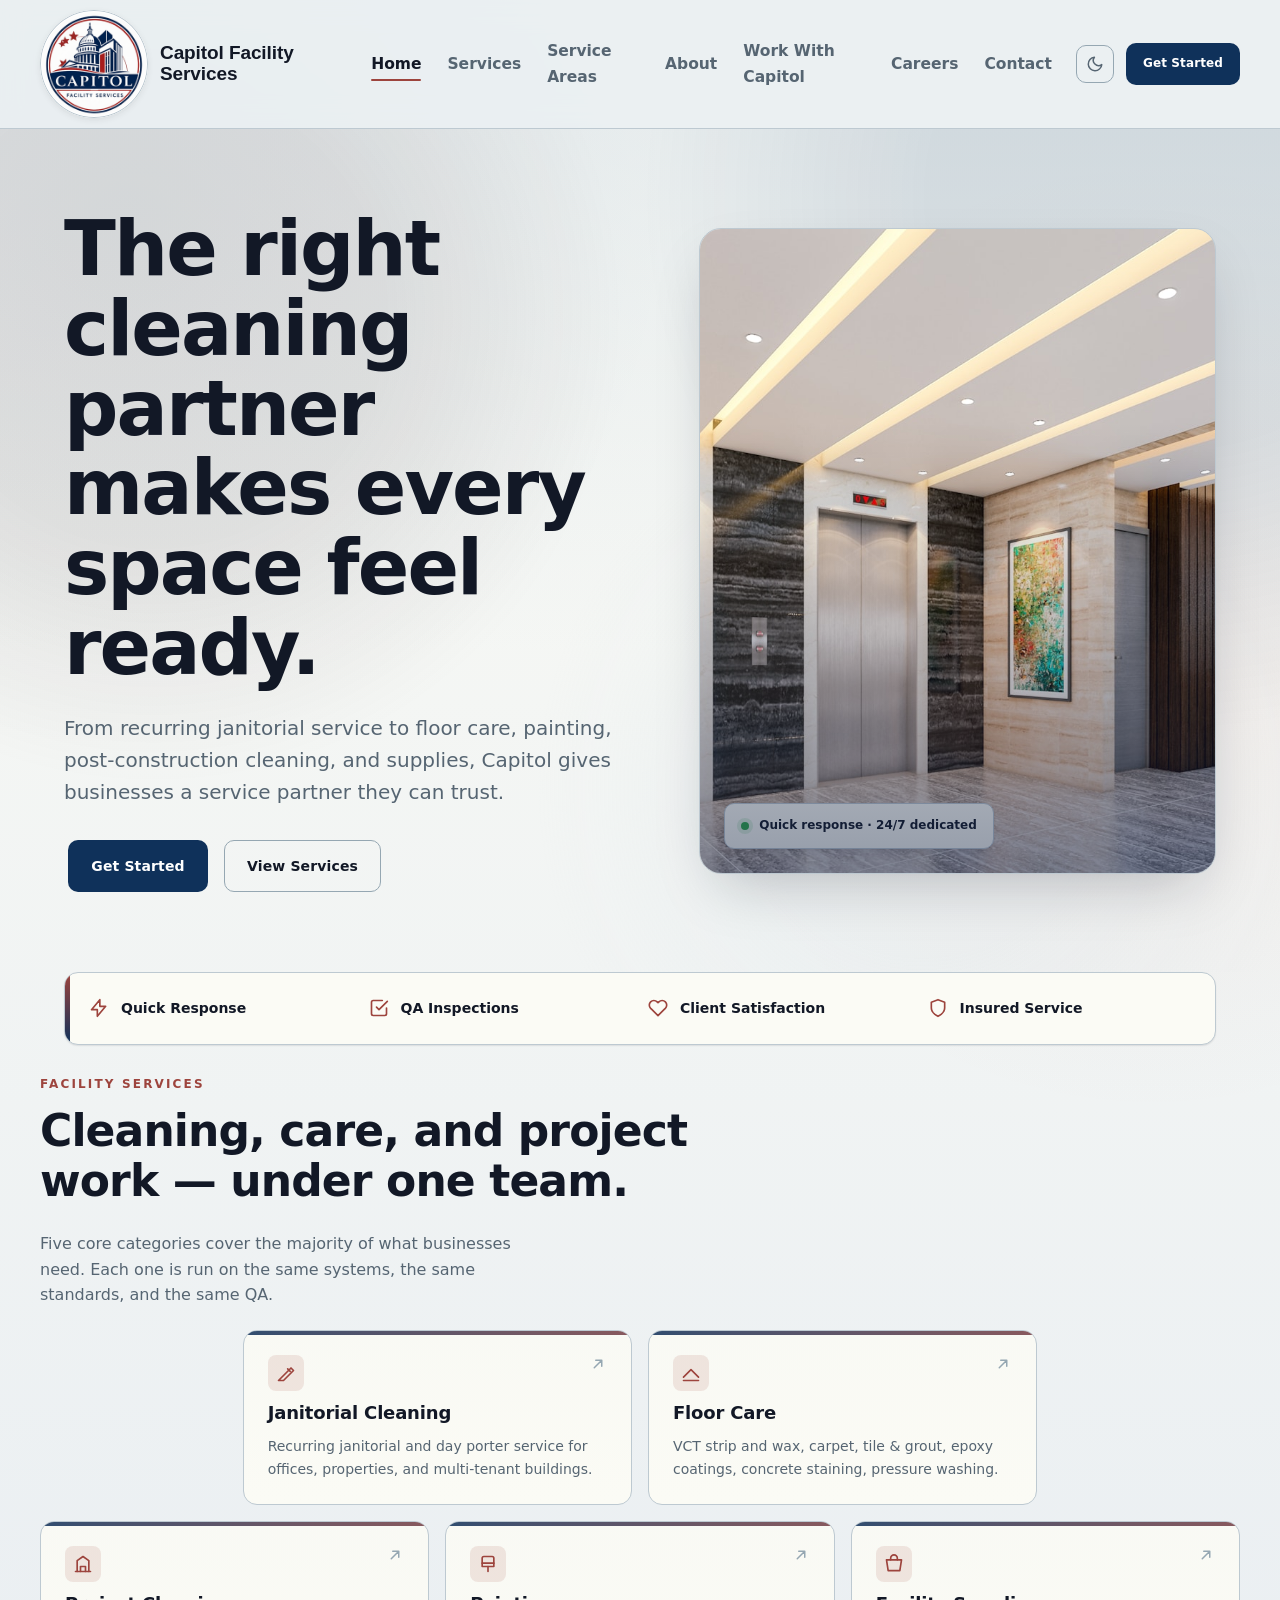
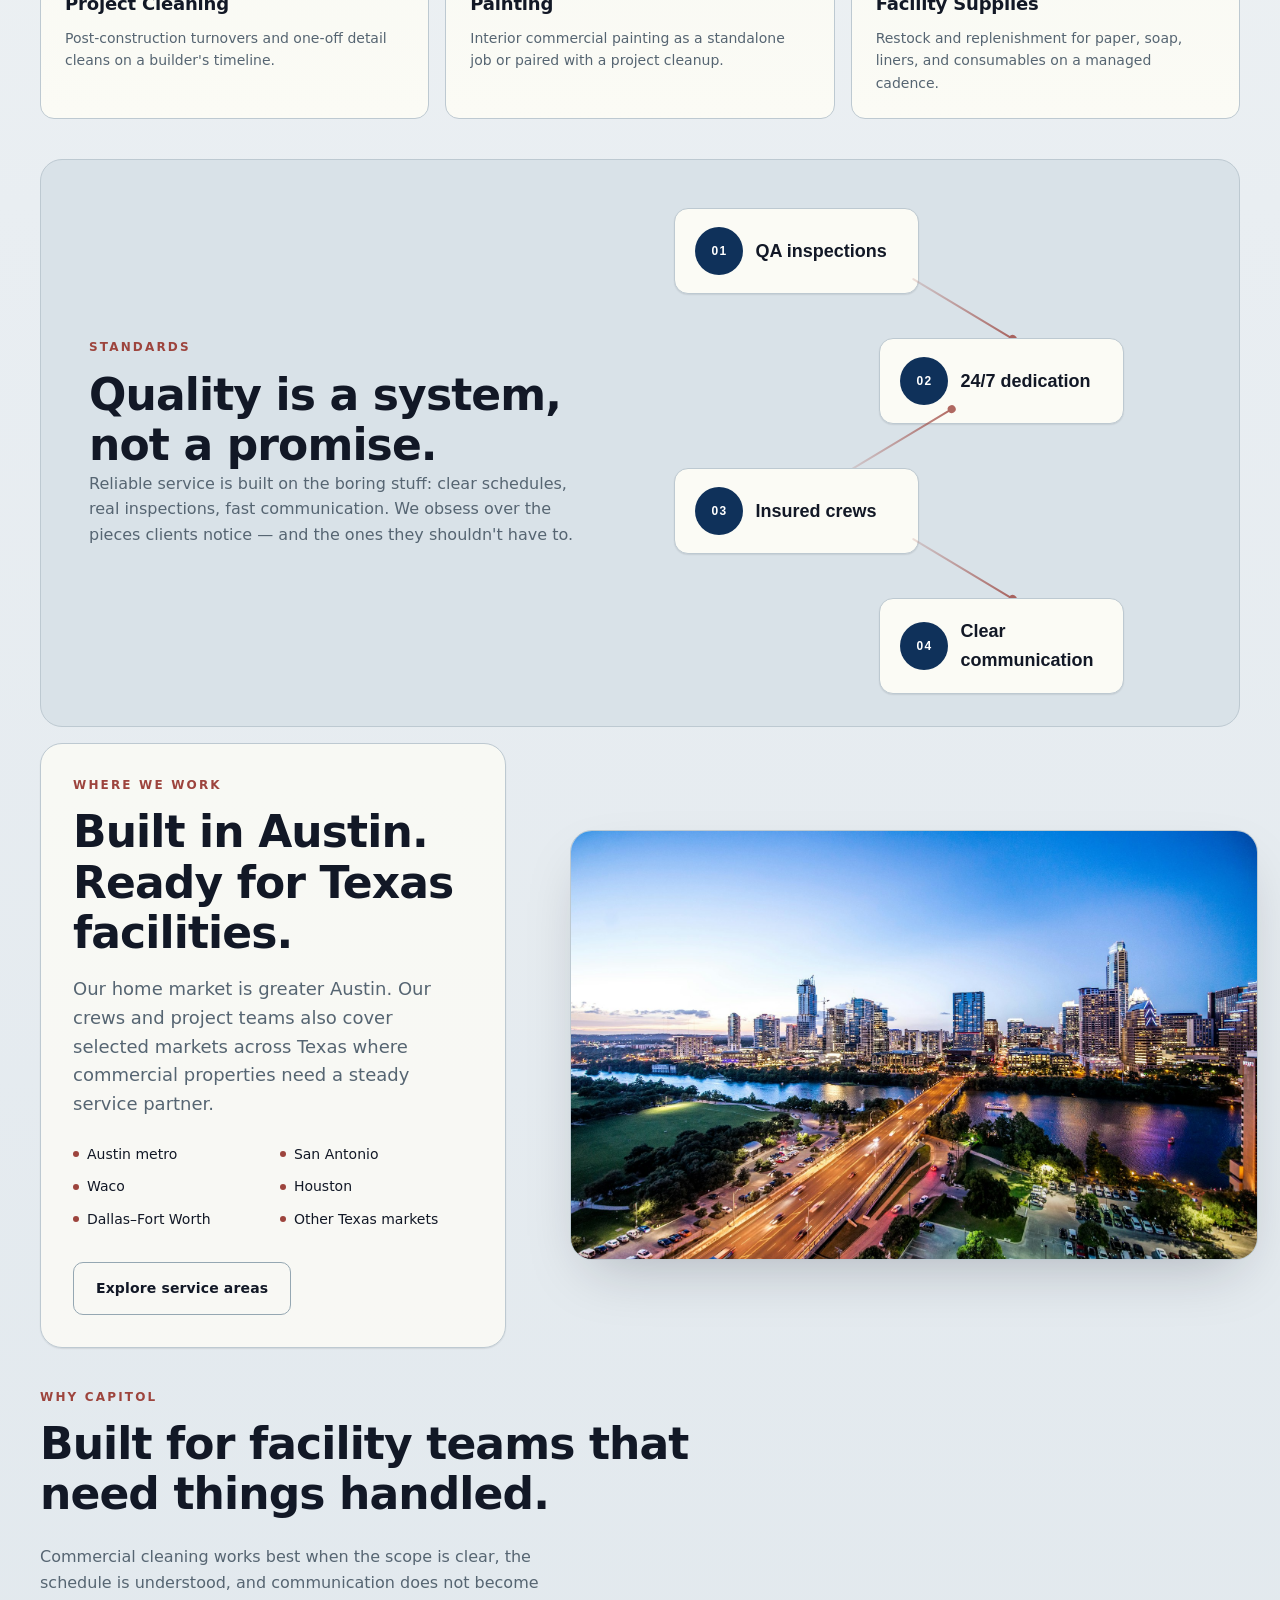
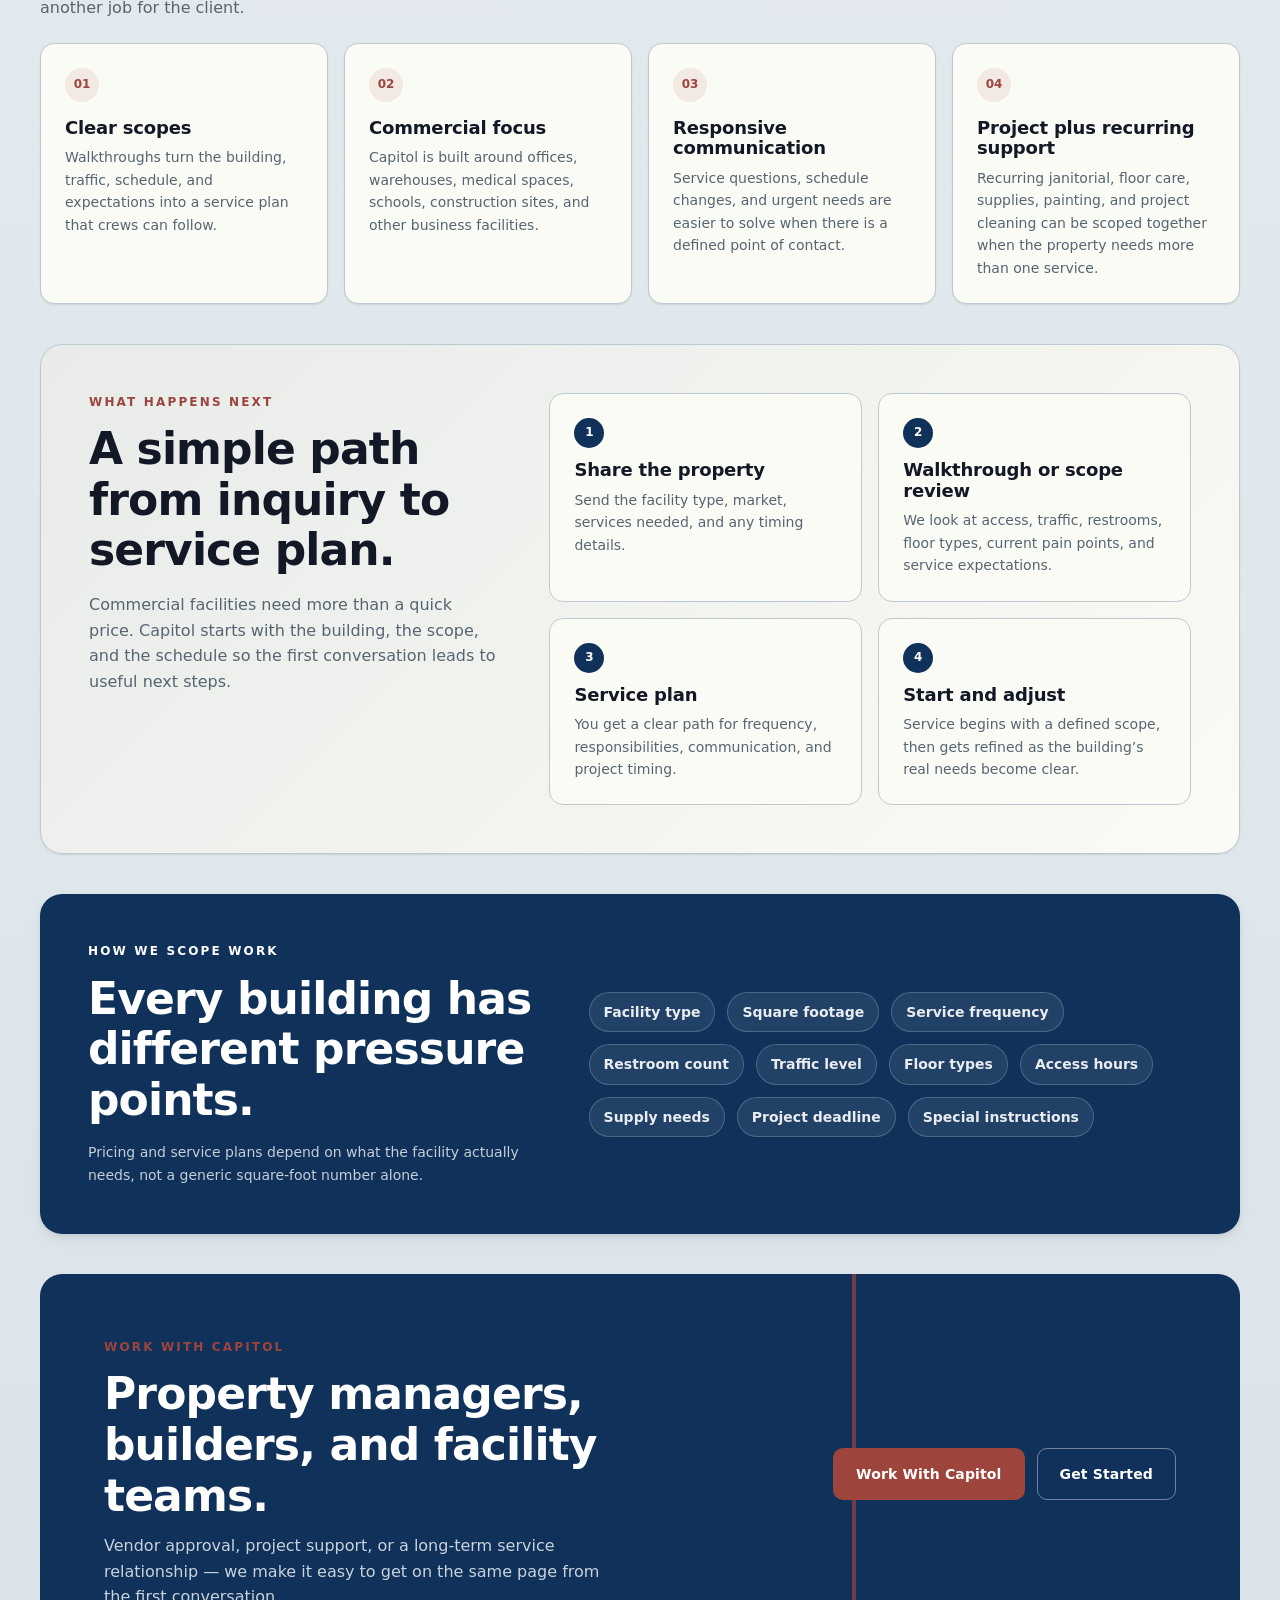
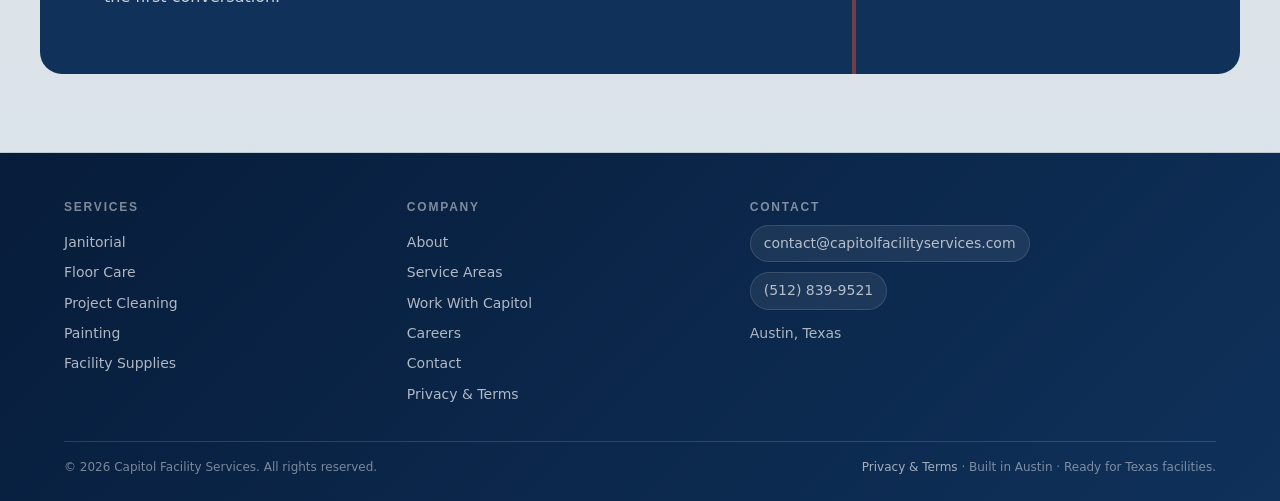
<file: index.html>
<!doctype html>
<html lang="en" data-theme="light">
<head>
<meta charset="utf-8" />
<meta name="viewport" content="width=device-width, initial-scale=1" />
<title>Capitol Facility Services — Austin Commercial Cleaning & Facility Care</title>
<meta name="description" content="From recurring janitorial service to floor care, painting, post-construction cleaning, and supplies, Capitol gives businesses a service partner they can trust. Based in Austin, serving Texas." />
<link rel="icon" type="image/png" href="assets/img/favicon.png" />
<link rel="preconnect" href="https://api.fontshare.com" crossorigin />
<link rel="stylesheet" href="https://api.fontshare.com/v2/css?f[]=satoshi@400,500,600,700&f[]=general-sans@500,600,700&display=swap" />
<link rel="stylesheet" href="assets/css/styles.css?v=20260515-careers-email" />
</head>
<body>

<header class="site-header">
  <div class="container nav" aria-label="Primary">
    <a class="brand" href="index.html" aria-label="Capitol Facility Services home">
      <img class="brand-logo" src="assets/img/logo-animated.gif" alt="Capitol Facility Services logo" />
      <span class="brand-name"><strong>Capitol Facility Services</strong></span>
    </a>

    <nav>
      <ul class="nav-links" data-nav-links>
        <li><a href="index.html">Home</a></li>
        <li><a href="services.html">Services</a></li>
        <li><a href="service-areas.html">Service Areas</a></li>
        <li><a href="about.html">About</a></li>
        <li><a href="partner.html">Work With Capitol</a></li>
        <li><a href="careers.html">Careers</a></li>
        <li><a href="contact.html">Contact</a></li>
      </ul>
    </nav>

    <div class="nav-actions">
      <button class="theme-toggle" data-theme-toggle aria-label="Switch theme" type="button">
        <svg class="icon-moon" viewBox="0 0 24 24" fill="none" stroke="currentColor" stroke-width="2" stroke-linecap="round" stroke-linejoin="round"><path d="M21 12.79A9 9 0 1 1 11.21 3a7 7 0 0 0 9.79 9.79z"/></svg>
        <svg class="icon-sun" viewBox="0 0 24 24" fill="none" stroke="currentColor" stroke-width="2" stroke-linecap="round" stroke-linejoin="round"><circle cx="12" cy="12" r="4"/><path d="M12 2v2M12 20v2M4.93 4.93l1.41 1.41M17.66 17.66l1.41 1.41M2 12h2M20 12h2M4.93 19.07l1.41-1.41M17.66 6.34l1.41-1.41"/></svg>
      </button>
      <a class="btn btn--primary btn--sm" href="contact.html">Get Started</a>
      <button class="nav-toggle" data-nav-toggle aria-label="Open menu" aria-expanded="false" type="button">
        <svg viewBox="0 0 24 24" fill="none" stroke="currentColor" stroke-width="2" stroke-linecap="round"><path d="M3 6h18M3 12h18M3 18h18"/></svg>
      </button>
    </div>
  </div>
</header>

<main>
  <!-- HERO -->
  <section class="hero">
    <div class="container hero-grid">
      <div>
        <h1>The right cleaning partner makes every space feel ready.</h1>
        <p class="lede">From recurring janitorial service to floor care, painting, post-construction cleaning, and supplies, Capitol gives businesses a service partner they can trust.</p>
        <div class="hero-actions">
          <div class="start-split">
            <a class="btn btn--primary start-main" href="contact.html">Get Started</a>
            <div class="start-options" aria-label="Get started options">
              <a class="btn btn--accent" href="tel:+15128399521">Call Now!</a>
              <a class="btn btn--ghost" href="contact.html">Submit Form</a>
            </div>
          </div>
          <a class="btn btn--ghost" href="services.html">View Services</a>
        </div>
      </div>
      <div class="hero-visual">
        <img src="assets/img/hero-lobby-replacement.jpg" alt="Polished commercial lobby with elevators, reception area, and clean stone flooring" />
        <div class="hero-badge"><span class="dot" aria-hidden="true"></span> Quick response · 24/7 dedicated</div>
      </div>
    </div>
  </section>

  <!-- TRUST STRIP -->
  <section class="container" aria-label="Why teams choose Capitol">
    <div class="trust-strip">
      <div class="trust-item">
        <svg viewBox="0 0 24 24" fill="none" stroke="currentColor" stroke-width="2" stroke-linecap="round" stroke-linejoin="round"><path d="M13 2L3 14h7v8l10-12h-7z"/></svg>
        Quick Response
      </div>
      <div class="trust-item">
        <svg viewBox="0 0 24 24" fill="none" stroke="currentColor" stroke-width="2" stroke-linecap="round" stroke-linejoin="round"><path d="M9 11l3 3L22 4"/><path d="M21 12v7a2 2 0 0 1-2 2H5a2 2 0 0 1-2-2V5a2 2 0 0 1 2-2h11"/></svg>
        QA Inspections
      </div>
      <div class="trust-item">
        <svg viewBox="0 0 24 24" fill="none" stroke="currentColor" stroke-width="2" stroke-linecap="round" stroke-linejoin="round"><path d="M20.84 4.61a5.5 5.5 0 0 0-7.78 0L12 5.67l-1.06-1.06a5.5 5.5 0 0 0-7.78 7.78l1.06 1.06L12 21.23l7.78-7.78 1.06-1.06a5.5 5.5 0 0 0 0-7.78z"/></svg>
        Client Satisfaction
      </div>
      <div class="trust-item">
        <svg viewBox="0 0 24 24" fill="none" stroke="currentColor" stroke-width="2" stroke-linecap="round" stroke-linejoin="round"><path d="M12 22s8-4 8-10V5l-8-3-8 3v7c0 6 8 10 8 10z"/></svg>
        Insured Service
      </div>
    </div>
  </section>

  <!-- SERVICES PREVIEW -->
  <section class="section container">
    <div class="section-head">
      <div>
        <div class="eyebrow">Facility Services</div>
        <h2>Cleaning, care, and project work — under one team.</h2>
      </div>
      <p>Five core categories cover the majority of what businesses need. Each one is run on the same systems, the same standards, and the same QA.</p>
    </div>

    <div class="svc-grid home-svc-grid">
      <a class="svc-card" href="services.html#janitorial">
        <div class="svc-icon" aria-hidden="true"><svg viewBox="0 0 24 24" fill="none" stroke="currentColor" stroke-width="2" stroke-linecap="round" stroke-linejoin="round"><path d="M3 21l3-3 12-12 3 3-12 12-3 0-3 0z"/><path d="M14 7l3 3"/></svg></div>
        <h3>Janitorial Cleaning</h3>
        <p>Recurring janitorial and day porter service for offices, properties, and multi-tenant buildings.</p>
        <svg class="arrow" width="18" height="18" viewBox="0 0 24 24" fill="none" stroke="currentColor" stroke-width="2" stroke-linecap="round" stroke-linejoin="round"><path d="M7 17L17 7M9 7h8v8"/></svg>
      </a>
      <a class="svc-card" href="services.html#floor-care">
        <div class="svc-icon" aria-hidden="true"><svg viewBox="0 0 24 24" fill="none" stroke="currentColor" stroke-width="2" stroke-linecap="round" stroke-linejoin="round"><path d="M3 17l9-9 9 9"/><path d="M3 21h18"/></svg></div>
        <h3>Floor Care</h3>
        <p>VCT strip and wax, carpet, tile & grout, epoxy coatings, concrete staining, pressure washing.</p>
        <svg class="arrow" width="18" height="18" viewBox="0 0 24 24" fill="none" stroke="currentColor" stroke-width="2" stroke-linecap="round" stroke-linejoin="round"><path d="M7 17L17 7M9 7h8v8"/></svg>
      </a>
      <a class="svc-card" href="services.html#project">
        <div class="svc-icon" aria-hidden="true"><svg viewBox="0 0 24 24" fill="none" stroke="currentColor" stroke-width="2" stroke-linecap="round" stroke-linejoin="round"><path d="M3 21h18"/><path d="M5 21V8l7-5 7 5v13"/><path d="M9 21v-6h6v6"/></svg></div>
        <h3>Project Cleaning</h3>
        <p>Post-construction turnovers and one-off detail cleans on a builder's timeline.</p>
        <svg class="arrow" width="18" height="18" viewBox="0 0 24 24" fill="none" stroke="currentColor" stroke-width="2" stroke-linecap="round" stroke-linejoin="round"><path d="M7 17L17 7M9 7h8v8"/></svg>
      </a>
      <a class="svc-card" href="services.html#painting">
        <div class="svc-icon" aria-hidden="true"><svg viewBox="0 0 24 24" fill="none" stroke="currentColor" stroke-width="2" stroke-linecap="round" stroke-linejoin="round"><path d="M19 11V5a2 2 0 0 0-2-2H7a2 2 0 0 0-2 2v6"/><path d="M5 11h14v4H5z"/><path d="M12 15v6"/></svg></div>
        <h3>Painting</h3>
        <p>Interior commercial painting as a standalone job or paired with a project cleanup.</p>
        <svg class="arrow" width="18" height="18" viewBox="0 0 24 24" fill="none" stroke="currentColor" stroke-width="2" stroke-linecap="round" stroke-linejoin="round"><path d="M7 17L17 7M9 7h8v8"/></svg>
      </a>
      <a class="svc-card" href="services.html#supplies">
        <div class="svc-icon" aria-hidden="true"><svg viewBox="0 0 24 24" fill="none" stroke="currentColor" stroke-width="2" stroke-linecap="round" stroke-linejoin="round"><path d="M3 7h18l-2 13H5L3 7z"/><path d="M8 7V5a4 4 0 0 1 8 0v2"/></svg></div>
        <h3>Facility Supplies</h3>
        <p>Restock and replenishment for paper, soap, liners, and consumables on a managed cadence.</p>
        <svg class="arrow" width="18" height="18" viewBox="0 0 24 24" fill="none" stroke="currentColor" stroke-width="2" stroke-linecap="round" stroke-linejoin="round"><path d="M7 17L17 7M9 7h8v8"/></svg>
      </a>
    </div>
  </section>

  <!-- STANDARDS -->
  <section class="section container">
    <div class="standards">
      <div class="section-head" style="margin-bottom:0;">
        <div>
          <div class="eyebrow">Standards</div>
          <h2>Quality is a system, not a promise.</h2>
        </div>
        <p>Reliable service is built on the boring stuff: clear schedules, real inspections, fast communication. We obsess over the pieces clients notice — and the ones they shouldn't have to.</p>
      </div>

      <div class="standards-path" aria-label="Capitol service standards">
        <div class="path-step path-step--one"><span>01</span><strong>QA inspections</strong></div>
        <div class="path-line path-line--down"></div>
        <div class="path-step path-step--two"><span>02</span><strong>24/7 dedication</strong></div>
        <div class="path-line path-line--up"></div>
        <div class="path-step path-step--three"><span>03</span><strong>Insured crews</strong></div>
        <div class="path-line path-line--down path-line--last"></div>
        <div class="path-step path-step--four"><span>04</span><strong>Clear communication</strong></div>
      </div>
    </div>
  </section>

  <!-- SERVICE AREAS TEASER -->
  <section class="section container">
    <div class="areas-teaser areas-teaser--home">
      <div>
        <div class="eyebrow">Where we work</div>
        <h2>Built in Austin. Ready for Texas facilities.</h2>
        <p class="lede">Our home market is greater Austin. Our crews and project teams also cover selected markets across Texas where commercial properties need a steady service partner.</p>
        <ul class="markets-list">
          <li>Austin metro</li>
          <li>San Antonio</li>
          <li>Waco</li>
          <li>Houston</li>
          <li>Dallas–Fort Worth</li>
          <li>Other Texas markets</li>
        </ul>
        <a class="btn btn--ghost" href="service-areas.html">Explore service areas</a>
      </div>
      <div class="areas-photo">
        <img src="assets/img/austin-skyline.jpg" alt="Austin, Texas skyline at dusk over Lady Bird Lake" />
      </div>
    </div>
  </section>

  <!-- WHY CAPITOL -->
  <section class="section container">
    <div class="section-head">
      <div>
        <div class="eyebrow">Why Capitol</div>
        <h2>Built for facility teams that need things handled.</h2>
      </div>
      <p>Commercial cleaning works best when the scope is clear, the schedule is understood, and communication does not become another job for the client.</p>
    </div>
    <div class="assurance-grid">
      <article class="assurance-card">
        <span>01</span>
        <h3>Clear scopes</h3>
        <p>Walkthroughs turn the building, traffic, schedule, and expectations into a service plan that crews can follow.</p>
      </article>
      <article class="assurance-card">
        <span>02</span>
        <h3>Commercial focus</h3>
        <p>Capitol is built around offices, warehouses, medical spaces, schools, construction sites, and other business facilities.</p>
      </article>
      <article class="assurance-card">
        <span>03</span>
        <h3>Responsive communication</h3>
        <p>Service questions, schedule changes, and urgent needs are easier to solve when there is a defined point of contact.</p>
      </article>
      <article class="assurance-card">
        <span>04</span>
        <h3>Project plus recurring support</h3>
        <p>Recurring janitorial, floor care, supplies, painting, and project cleaning can be scoped together when the property needs more than one service.</p>
      </article>
    </div>
  </section>

  <!-- WHAT HAPPENS NEXT -->
  <section class="section container">
    <div class="next-steps">
      <div>
        <div class="eyebrow">What happens next</div>
        <h2>A simple path from inquiry to service plan.</h2>
        <p>Commercial facilities need more than a quick price. Capitol starts with the building, the scope, and the schedule so the first conversation leads to useful next steps.</p>
      </div>
      <div class="step-list">
        <article>
          <b>1</b>
          <h3>Share the property</h3>
          <p>Send the facility type, market, services needed, and any timing details.</p>
        </article>
        <article>
          <b>2</b>
          <h3>Walkthrough or scope review</h3>
          <p>We look at access, traffic, restrooms, floor types, current pain points, and service expectations.</p>
        </article>
        <article>
          <b>3</b>
          <h3>Service plan</h3>
          <p>You get a clear path for frequency, responsibilities, communication, and project timing.</p>
        </article>
        <article>
          <b>4</b>
          <h3>Start and adjust</h3>
          <p>Service begins with a defined scope, then gets refined as the building’s real needs become clear.</p>
        </article>
      </div>
    </div>
  </section>

  <!-- HOW WORK IS SCOPED -->
  <section class="section container">
    <div class="scope-panel">
      <div>
        <div class="eyebrow">How we scope work</div>
        <h2>Every building has different pressure points.</h2>
        <p>Pricing and service plans depend on what the facility actually needs, not a generic square-foot number alone.</p>
      </div>
      <div class="scope-tags" aria-label="Factors used to scope commercial facility service">
        <span>Facility type</span>
        <span>Square footage</span>
        <span>Service frequency</span>
        <span>Restroom count</span>
        <span>Traffic level</span>
        <span>Floor types</span>
        <span>Access hours</span>
        <span>Supply needs</span>
        <span>Project deadline</span>
        <span>Special instructions</span>
      </div>
    </div>
  </section>

  <!-- PARTNER CTA -->
  <section class="section container">
    <div class="cta-band">
      <span class="stripe" aria-hidden="true"></span>
      <div>
        <div class="eyebrow">Work with Capitol</div>
        <h2>Property managers, builders, and facility teams.</h2>
        <p>Vendor approval, project support, or a long-term service relationship — we make it easy to get on the same page from the first conversation.</p>
      </div>
      <div class="btn-row">
        <a class="btn btn--accent" href="partner.html">Work With Capitol</a>
        <a class="btn btn--ghost" href="contact.html">Get Started</a>
      </div>
    </div>
  </section>
</main>

<footer class="site-footer">
  <div class="container">
    <div class="foot-grid">
      <div>
        <h5>Services</h5>
        <a href="services.html#janitorial">Janitorial</a>
        <a href="services.html#floor-care">Floor Care</a>
        <a href="services.html#project">Project Cleaning</a>
        <a href="services.html#painting">Painting</a>
        <a href="services.html#supplies">Facility Supplies</a>
      </div>
      <div>
        <h5>Company</h5>
        <a href="about.html">About</a>
        <a href="service-areas.html">Service Areas</a>
        <a href="partner.html">Work With Capitol</a>
        <a href="careers.html">Careers</a>
        <a href="contact.html">Contact</a>
        <a href="privacy-terms.html">Privacy &amp; Terms</a>
      </div>
      <div>
        <h5>Contact</h5>
        <a href="mailto:contact@capitolfacilityservices.com">contact@capitolfacilityservices.com</a>
        <a href="tel:+15128399521">(512) 839-9521</a>
        <p style="color:var(--text-muted); font-size:14px; margin:8px 0 0;">Austin, Texas</p>
      </div>
    </div>
    <div class="foot-meta">
      <span>© <span data-year></span> Capitol Facility Services. All rights reserved.</span>
      <span><a href="privacy-terms.html">Privacy &amp; Terms</a> · Built in Austin · Ready for Texas facilities.</span>
    </div>
  </div>
</footer>

<div class="mobile-leadbar" aria-label="Quick contact options">
  <a href="mailto:contact@capitolfacilityservices.com">Email Capitol</a>
  <a href="contact.html">Request Walkthrough</a>
</div>

<script src="assets/js/site.js"></script>
<script data-pplx-inline-edit>
(function () {
  if (window === window.top) return;

  const allowedParentOrigins = ["https://www.perplexity.ai","https://perplexity.ai","https://testing.perplexity.ai","https://staging.perplexity.ai","https://*.preview.i.perplexity.ai","http://localhost:3000","http://127.0.0.1:3000","http://localhost:5173","http://127.0.0.1:5173"];
  const MAX_FONT_BYTES = 500 * 1024;
  const MAX_TOTAL_FONT_BYTES = 2 * 1024 * 1024;
  let scrollForwarding = false;
  let scrollRaf = 0;
  let trustedTopOrigin = null;

  // Allow entries like "https://*.preview.i.perplexity.ai" — the wildcard
  // matches a single DNS label (no dots), so "https://*.foo" cannot stretch
  // across multiple labels.
  function matchesAllowedOrigin(origin) {
    if (!origin) return false;
    for (const entry of allowedParentOrigins) {
      if (!entry.includes("*")) {
        if (entry === origin) return true;
        continue;
      }
      const pattern = new RegExp(
        "^" +
          entry.replace(/[.+?^${}()|[\]\\]/g, "\\$&").replace(/\*/g, "[^.]+") +
          "$",
      );
      if (pattern.test(origin)) return true;
    }
    return false;
  }

  // Trust decision: when the sender is same-origin-visible (event.origin is a
  // real origin like https://www.perplexity.ai) we trust event.origin directly.
  // When event.origin is "null" (opaque broker srcdoc), we fall back to the
  // broker's stamped `parentOrigin` to identify the top window. The fallback
  // is claim-only — we rely on the browser's native `targetOrigin` enforcement
  // on the response path (see postToTrustedTop) to ensure replies can't be
  // delivered to anyone but the actual top window of that claimed origin.
  function getTrustedParentOrigin(event) {
    const forwardedParentOrigin =
      typeof event.data.parentOrigin === "string" ? event.data.parentOrigin : null;
    const parentOrigin = event.origin === "null" ? forwardedParentOrigin : event.origin;
    return matchesAllowedOrigin(parentOrigin) ? parentOrigin : null;
  }

  // All responses go to window.top with targetOrigin = the allowlisted origin.
  // An attacker that iframes us inside their own null-origin broker can claim
  // any parentOrigin they like, but the browser will drop the reply whenever
  // the real top's origin doesn't match — so the screenshot never leaves.
  function postToTrustedTop(message) {
    if (!trustedTopOrigin) return;
    try {
      window.top.postMessage(message, trustedTopOrigin);
    } catch (_error) {}
  }

  function inlineAll(original, clone) {
    if (original.nodeType !== 1 || clone.nodeType !== 1) return;

    try {
      const computedStyle = getComputedStyle(original);
      // cssText on a computed style is the serialized declaration in modern
      // Chromium/Safari — a single read beats enumerating ~400 longhand
      // properties. Firefox returns "" here, so we fall back on empty.
      const serialized = computedStyle.cssText;
      if (serialized) {
        clone.style.cssText = serialized;
      } else {
        const parts = new Array(computedStyle.length);
        for (let index = 0; index < computedStyle.length; index += 1) {
          const property = computedStyle[index];
          parts[index] = `${property}:${computedStyle.getPropertyValue(property)};`;
        }
        clone.style.cssText = parts.join("");
      }
    } catch (_error) {}

    const originalChildren = original.children;
    const clonedChildren = clone.children;
    for (
      let index = 0;
      index < originalChildren.length && index < clonedChildren.length;
      index += 1
    ) {
      inlineAll(originalChildren[index], clonedChildren[index]);
    }
  }

  function extractFontUrl(srcValue) {
    const matches = [
      ...srcValue.matchAll(
        /url\(["']?([^"')]+)["']?\)(?:\s*format\(["']?([^"')]+)["']?\))?/gi,
      ),
    ];
    if (matches.length === 0) return null;
    const woff2 = matches.find((m) => m[2] && m[2].toLowerCase().includes("woff2"));
    if (woff2) return woff2[1];
    const woff = matches.find((m) => m[2] && m[2].toLowerCase().includes("woff"));
    if (woff) return woff[1];
    return matches[0][1];
  }

  // Cache resolved font URL -> data URI across captures. Fonts on a page
  // essentially never change, and a batch run emits multiple captures back to
  // back — without this we'd refetch + re-base64 every time.
  const fontDataUriCache = new Map();
  const SRC_DECLARATION_RE = /src\s*:\s*[^;}]+/i;

  async function fetchAsDataUri(url) {
    if (fontDataUriCache.has(url)) return fontDataUriCache.get(url);
    let dataUri = null;
    try {
      const response = await fetch(url, { mode: "cors", credentials: "omit" });
      if (response.ok) {
        const blob = await response.blob();
        if (blob.size <= MAX_FONT_BYTES) {
          dataUri = await new Promise((resolve) => {
            const reader = new FileReader();
            reader.onloadend = () =>
              resolve(typeof reader.result === "string" ? reader.result : null);
            reader.onerror = () => resolve(null);
            reader.readAsDataURL(blob);
          });
        }
      }
    } catch (_error) {
      dataUri = null;
    }
    fontDataUriCache.set(url, dataUri);
    return dataUri;
  }

  function collectFontFaceRuleTexts() {
    const rules = [];
    for (const sheet of document.styleSheets) {
      let cssRules;
      try {
        cssRules = sheet.cssRules;
      } catch (_error) {
        continue;
      }
      if (!cssRules) continue;
      for (const rule of cssRules) {
        const cssText = rule.cssText || "";
        if (cssText.startsWith("@font-face")) rules.push(cssText);
      }
    }
    return rules;
  }

  async function buildInlinedFontCss() {
    const ruleTexts = collectFontFaceRuleTexts();
    if (ruleTexts.length === 0) return null;

    const resolved = ruleTexts.map((cssText) => {
      if (!SRC_DECLARATION_RE.test(cssText)) return null;
      const srcMatch = cssText.match(/src\s*:\s*([^;}]+)[;}]/i);
      if (!srcMatch) return null;
      const url = extractFontUrl(srcMatch[1]);
      if (!url) return null;
      try {
        return { cssText, url: new URL(url, document.baseURI).href };
      } catch (_error) {
        return null;
      }
    });

    const dataUris = await Promise.all(
      resolved.map((entry) => (entry ? fetchAsDataUri(entry.url) : Promise.resolve(null))),
    );

    const inlined = [];
    let totalBytes = 0;
    for (let index = 0; index < resolved.length; index += 1) {
      const entry = resolved[index];
      const dataUri = dataUris[index];
      if (!entry || !dataUri) continue;
      const approxBytes = dataUri.length * 0.75;
      if (totalBytes + approxBytes > MAX_TOTAL_FONT_BYTES) break;
      totalBytes += approxBytes;
      inlined.push(entry.cssText.replace(SRC_DECLARATION_RE, `src: url("${dataUri}")`));
    }
    return inlined.length > 0 ? inlined.join("\n") : null;
  }

  function stripExternal(clone) {
    const images = clone.querySelectorAll("img");
    for (let index = 0; index < images.length; index += 1) {
      const src = images[index].getAttribute("src");
      if (src && !src.startsWith("data:")) images[index].removeAttribute("src");
    }

    const elements = clone.querySelectorAll("*");
    for (let index = 0; index < elements.length; index += 1) {
      const style = elements[index].style.cssText;
      if (style && style.includes("url(")) {
        elements[index].style.cssText = style.replace(
          /url\(["']?(?!data:)[^)"']*["']?\)/gi,
          "none",
        );
      }
    }
  }

  function emitScroll() {
    scrollRaf = 0;
    if (!scrollForwarding) return;
    postToTrustedTop({
      type: "INLINE_EDIT_SCROLL",
      scrollX: window.scrollX,
      scrollY: window.scrollY,
    });
  }

  window.addEventListener(
    "scroll",
    function () {
      if (!scrollForwarding || scrollRaf) return;
      scrollRaf = requestAnimationFrame(emitScroll);
    },
    { passive: true, capture: true },
  );

  async function handleCaptureRequest(event) {
    const requestId = event.data.requestId;
    const scrollX = window.scrollX;
    const scrollY = window.scrollY;
    const width = window.innerWidth;
    const height = window.innerHeight;

    function postResult(dataUrl) {
      postToTrustedTop({
        type: "INLINE_EDIT_SCREENSHOT_RESULT",
        requestId,
        dataUrl,
        scrollX,
        scrollY,
      });
    }

    try {
      // Wait for any pending web fonts to resolve so both inline metrics and
      // the @font-face inlining below see the same loaded faces.
      if (document.fonts && document.fonts.ready) {
        try {
          await document.fonts.ready;
        } catch (_error) {}
      }

      const clone = document.documentElement.cloneNode(true);
      inlineAll(document.documentElement, clone);

      const removedNodes = clone.querySelectorAll("script,link[rel=\"stylesheet\"],style");
      for (let index = 0; index < removedNodes.length; index += 1) {
        removedNodes[index].remove();
      }

      stripExternal(clone);

      // Re-embed web fonts as data-URI @font-face rules so the SVG rasterizer
      // can resolve them — external font URLs aren't fetched during
      // foreignObject rendering, which would otherwise force a fallback face
      // and change text metrics.
      const inlinedFontCss = await buildInlinedFontCss();
      if (inlinedFontCss) {
        const styleEl = document.createElement("style");
        styleEl.textContent = inlinedFontCss;
        const head = clone.querySelector("head");
        if (head) head.appendChild(styleEl);
        else clone.insertBefore(styleEl, clone.firstChild);
      }

      const html = new XMLSerializer().serializeToString(clone);
      const svg =
        `<svg xmlns="http://www.w3.org/2000/svg" width="${width}" height="${height}">` +
        '<foreignObject width="100%" height="100%">' +
        `<div xmlns="http://www.w3.org/1999/xhtml" style="width:${width}px;height:${height}px;overflow:hidden">` +
        `<div style="transform:translate(-${scrollX}px,-${scrollY}px);transform-origin:top left">` +
        html +
        "</div></div></foreignObject></svg>";
      const svgUrl = `data:image/svg+xml;charset=utf-8,${encodeURIComponent(svg)}`;
      const image = new Image();
      image.onload = function () {
        const canvas = document.createElement("canvas");
        canvas.width = width;
        canvas.height = height;
        canvas.getContext("2d").drawImage(image, 0, 0);
        postResult(canvas.toDataURL("image/png"));
      };
      image.onerror = function () {
        postResult(null);
      };
      image.src = svgUrl;
    } catch (_error) {
      postResult(null);
    }
  }

  window.addEventListener("message", function (event) {
    if (!event.data) return;
    // Only accept messages from the direct parent frame. Blocks sibling /
    // unrelated-window postMessage senders that could otherwise reach us.
    if (event.source !== window.parent) return;

    const trustedParentOrigin = getTrustedParentOrigin(event);
    if (!trustedParentOrigin) return;
    trustedTopOrigin = trustedParentOrigin;

    if (event.data.type === "INLINE_EDIT_SCROLL_START") {
      scrollForwarding = true;
      emitScroll();
      return;
    }

    if (event.data.type === "INLINE_EDIT_SCROLL_STOP") {
      scrollForwarding = false;
      if (scrollRaf) cancelAnimationFrame(scrollRaf);
      scrollRaf = 0;
      return;
    }

    if (event.data.type !== "INLINE_EDIT_CAPTURE_REQUEST") return;

    handleCaptureRequest(event);
  });
})();


</script></body>
</html>
</file>
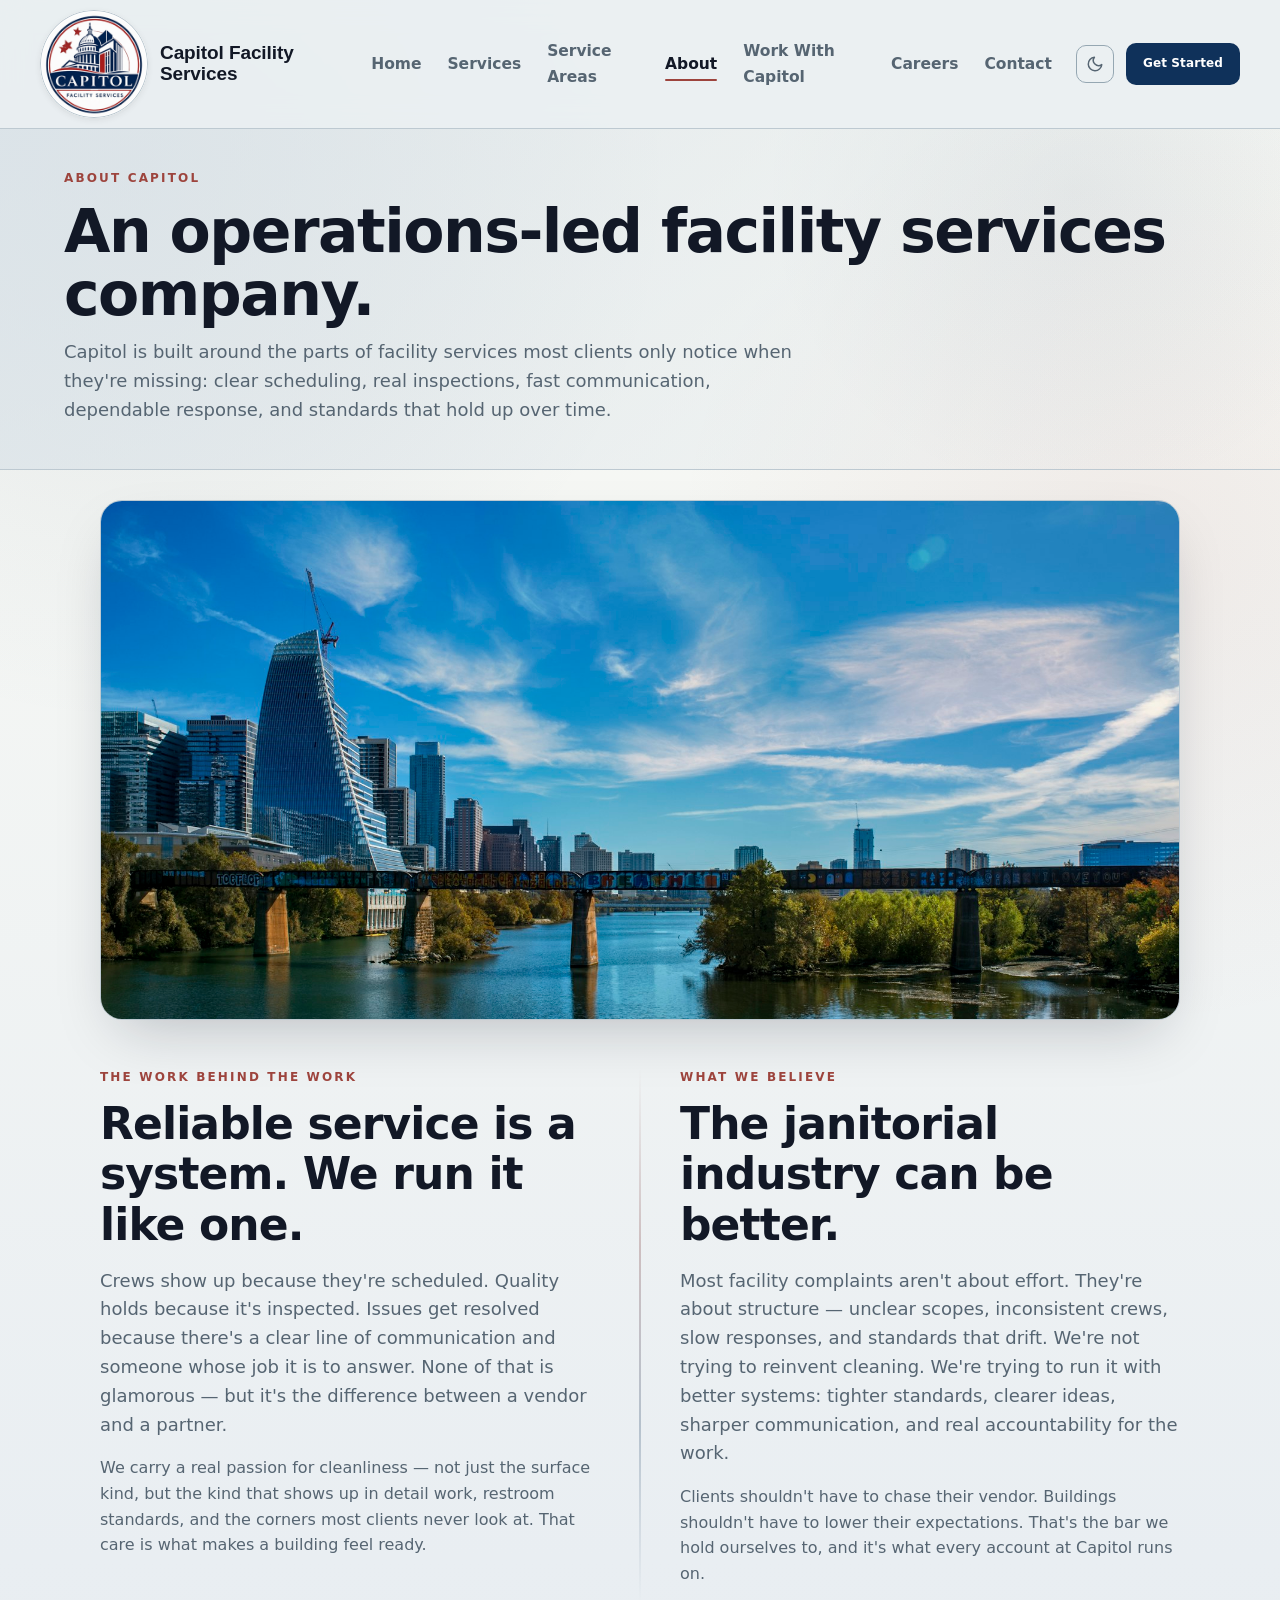
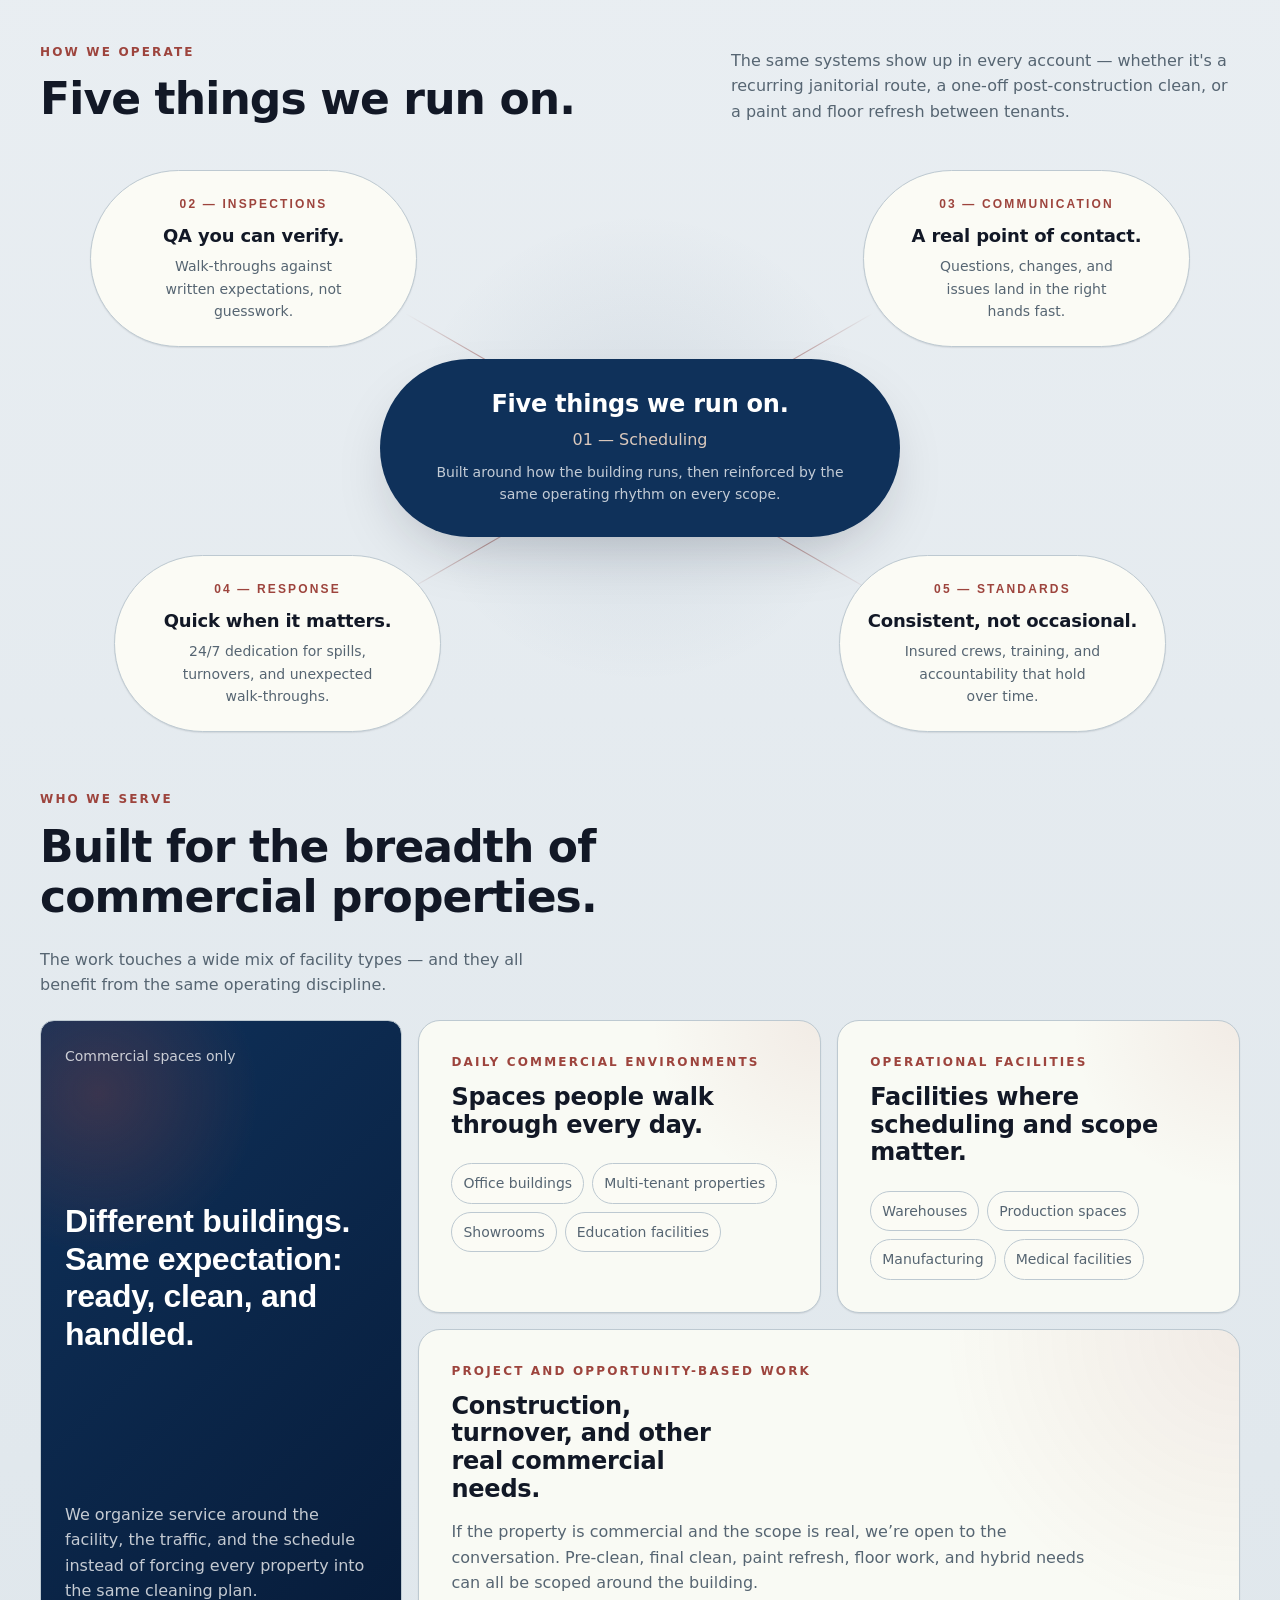
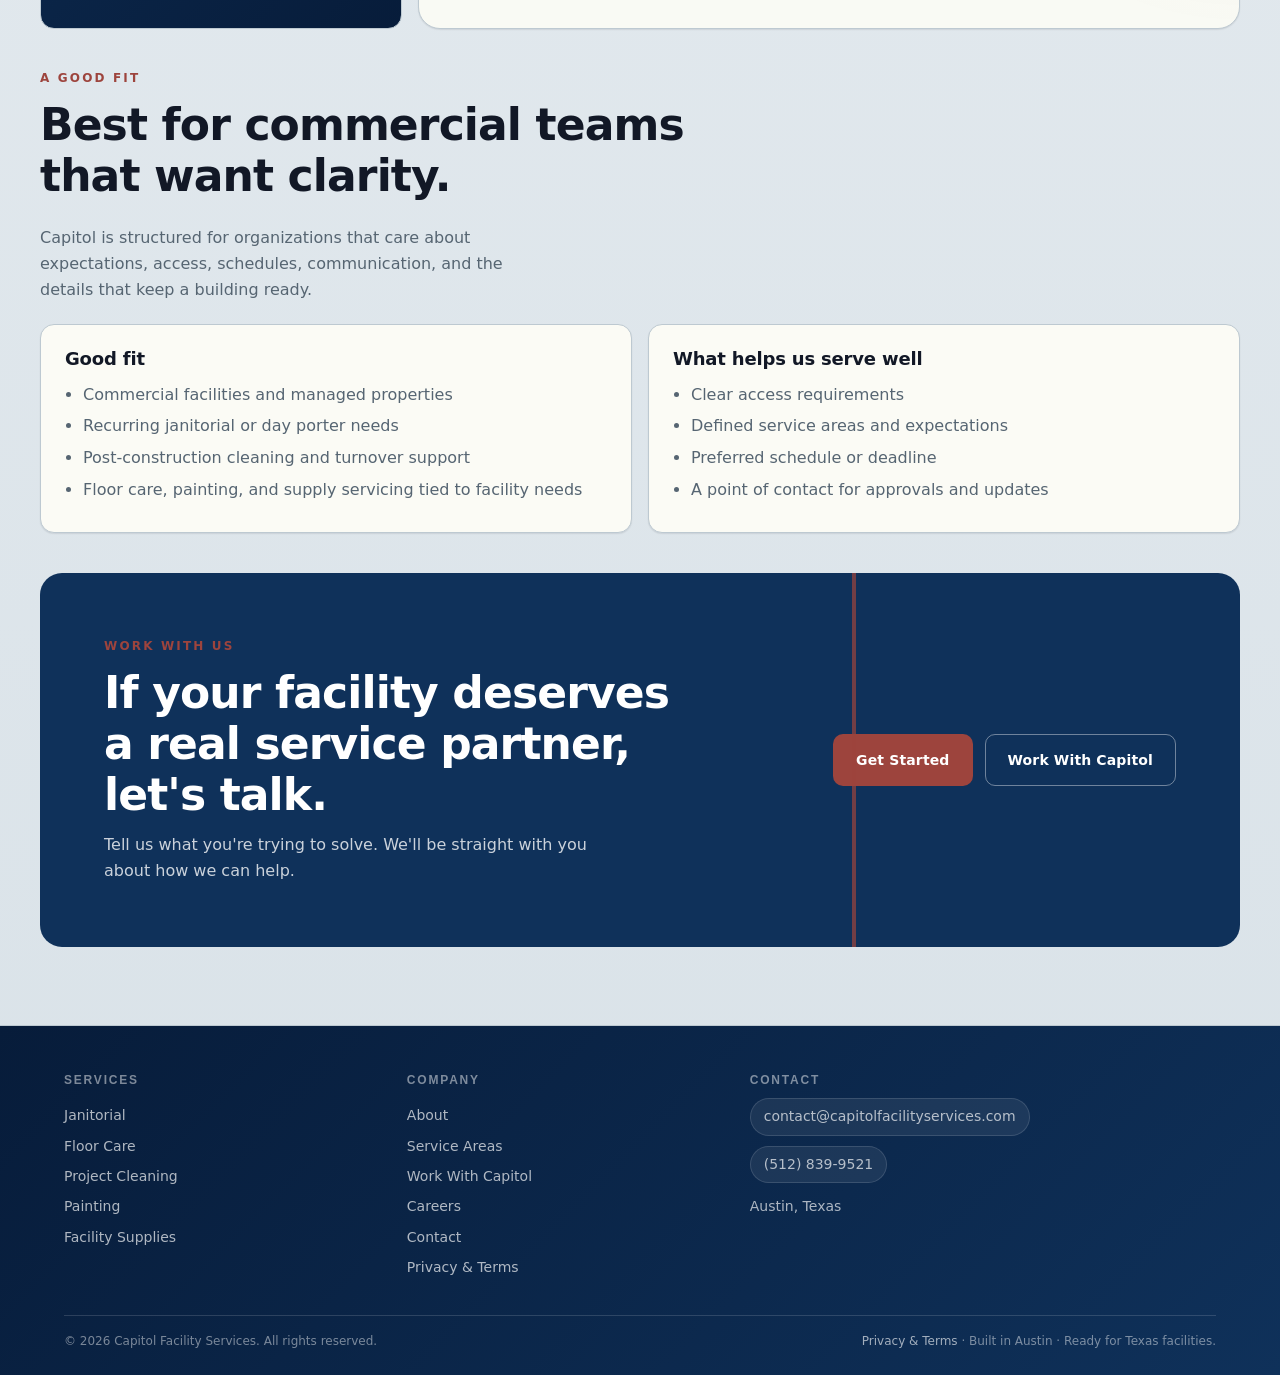
<file: about.html>
<!doctype html>
<html lang="en" data-theme="light">
<head>
<meta charset="utf-8" />
<meta name="viewport" content="width=device-width, initial-scale=1" />
<title>About — Capitol Facility Services</title>
<meta name="description" content="Operations-led commercial facility services in Texas. Scheduling, inspections, communication, response, and standards — the systems behind reliable service." />
<link rel="icon" type="image/png" href="assets/img/favicon.png" />
<link rel="preconnect" href="https://api.fontshare.com" crossorigin />
<link rel="stylesheet" href="https://api.fontshare.com/v2/css?f[]=satoshi@400,500,600,700&f[]=general-sans@500,600,700&display=swap" />
<link rel="stylesheet" href="assets/css/styles.css?v=20260515-careers-email" />
</head>
<body>

<header class="site-header">
  <div class="container nav" aria-label="Primary">
    <a class="brand" href="index.html" aria-label="Capitol Facility Services home">
      <img class="brand-logo" src="assets/img/logo-animated.gif" alt="Capitol Facility Services logo" />
      <span class="brand-name"><strong>Capitol Facility Services</strong></span>
    </a>
    <nav>
      <ul class="nav-links" data-nav-links>
        <li><a href="index.html">Home</a></li>
        <li><a href="services.html">Services</a></li>
        <li><a href="service-areas.html">Service Areas</a></li>
        <li><a href="about.html">About</a></li>
        <li><a href="partner.html">Work With Capitol</a></li>
        <li><a href="careers.html">Careers</a></li>
        <li><a href="contact.html">Contact</a></li>
      </ul>
    </nav>
    <div class="nav-actions">
      <button class="theme-toggle" data-theme-toggle aria-label="Switch theme" type="button">
        <svg class="icon-moon" viewBox="0 0 24 24" fill="none" stroke="currentColor" stroke-width="2" stroke-linecap="round" stroke-linejoin="round"><path d="M21 12.79A9 9 0 1 1 11.21 3a7 7 0 0 0 9.79 9.79z"/></svg>
        <svg class="icon-sun" viewBox="0 0 24 24" fill="none" stroke="currentColor" stroke-width="2" stroke-linecap="round" stroke-linejoin="round"><circle cx="12" cy="12" r="4"/><path d="M12 2v2M12 20v2M4.93 4.93l1.41 1.41M17.66 17.66l1.41 1.41M2 12h2M20 12h2M4.93 19.07l1.41-1.41M17.66 6.34l1.41-1.41"/></svg>
      </button>
      <a class="btn btn--primary btn--sm" href="contact.html">Get Started</a>
      <button class="nav-toggle" data-nav-toggle aria-label="Open menu" aria-expanded="false" type="button">
        <svg viewBox="0 0 24 24" fill="none" stroke="currentColor" stroke-width="2" stroke-linecap="round"><path d="M3 6h18M3 12h18M3 18h18"/></svg>
      </button>
    </div>
  </div>
</header>

<main>
  <section class="page-head">
    <div class="container">
      <div class="eyebrow">About Capitol</div>
      <h1>An operations-led facility services company.</h1>
      <p class="lede">Capitol is built around the parts of facility services most clients only notice when they're missing: clear scheduling, real inspections, fast communication, dependable response, and standards that hold up over time.</p>
    </div>
  </section>

  <!-- The work behind the work -->
  <section class="section container">
    <div class="areas-teaser about-feature">
      <div class="about-feature-copy">
        <article>
          <div class="eyebrow">The work behind the work</div>
          <h2>Reliable service is a system. We run it like one.</h2>
          <p style="color:var(--text-muted); font-size:var(--fs-md); max-width:55ch;">Crews show up because they're scheduled. Quality holds because it's inspected. Issues get resolved because there's a clear line of communication and someone whose job it is to answer. None of that is glamorous — but it's the difference between a vendor and a partner.</p>
          <p style="color:var(--text-muted); max-width:55ch;">We carry a real passion for cleanliness — not just the surface kind, but the kind that shows up in detail work, restroom standards, and the corners most clients never look at. That care is what makes a building feel ready.</p>
        </article>
        <article>
          <div class="eyebrow">What we believe</div>
          <h2>The janitorial industry can be better.</h2>
          <p style="color:var(--text-muted); font-size:var(--fs-md); max-width:55ch;">Most facility complaints aren't about effort. They're about structure — unclear scopes, inconsistent crews, slow responses, and standards that drift. We're not trying to reinvent cleaning. We're trying to run it with better systems: tighter standards, clearer ideas, sharper communication, and real accountability for the work.</p>
          <p style="color:var(--text-muted); max-width:55ch;">Clients shouldn't have to chase their vendor. Buildings shouldn't have to lower their expectations. That's the bar we hold ourselves to, and it's what every account at Capitol runs on.</p>
        </article>
      </div>
      <div class="areas-photo">
        <img src="assets/img/austin-lady-bird-lake-daylight.jpg" alt="Daylight view of Lady Bird Lake and greenery in Austin, Texas" />
      </div>
    </div>
  </section>

  <!-- Operating principles -->
  <section class="section container">
    <div class="section-head">
      <div>
        <div class="eyebrow">How we operate</div>
        <h2>Five things we run on.</h2>
      </div>
      <p>The same systems show up in every account — whether it's a recurring janitorial route, a one-off post-construction clean, or a paint and floor refresh between tenants.</p>
    </div>
    <div class="values-bubble" aria-label="Five operating principles">
      <div class="bubble-core">
        <h3>Five things we run on.</h3>
        <div class="v-num">01 — Scheduling</div>
        <p>Built around how the building runs, then reinforced by the same operating rhythm on every scope.</p>
      </div>
      <div class="bubble-line bubble-line--two"></div>
      <div class="bubble-line bubble-line--three"></div>
      <div class="bubble-line bubble-line--four"></div>
      <div class="bubble-line bubble-line--five"></div>
      <article class="value-card bubble-node bubble-node--two">
        <div class="v-num">02 — Inspections</div>
        <h4>QA you can verify.</h4>
        <p>Walk-throughs against written expectations, not guesswork.</p>
      </article>
      <article class="value-card bubble-node bubble-node--three">
        <div class="v-num">03 — Communication</div>
        <h4>A real point of contact.</h4>
        <p>Questions, changes, and issues land in the right hands fast.</p>
      </article>
      <article class="value-card bubble-node bubble-node--four">
        <div class="v-num">04 — Response</div>
        <h4>Quick when it matters.</h4>
        <p>24/7 dedication for spills, turnovers, and unexpected walk-throughs.</p>
      </article>
      <article class="value-card bubble-node bubble-node--five">
        <div class="v-num">05 — Standards</div>
        <h4>Consistent, not occasional.</h4>
        <p>Insured crews, training, and accountability that hold over time.</p>
      </article>
    </div>
  </section>

  <!-- Who we serve -->
  <section class="section container">
    <div class="section-head">
      <div>
        <div class="eyebrow">Who we serve</div>
        <h2>Built for the breadth of commercial properties.</h2>
      </div>
      <p>The work touches a wide mix of facility types — and they all benefit from the same operating discipline.</p>
    </div>
    <div class="serve-mosaic serve-mosaic--grouped">
      <article class="serve-panel serve-panel--lead">
        <span>Commercial spaces only</span>
        <h3>Different buildings. Same expectation: ready, clean, and handled.</h3>
        <p>We organize service around the facility, the traffic, and the schedule instead of forcing every property into the same cleaning plan.</p>
      </article>
      <article class="serve-group">
        <div class="eyebrow">Daily commercial environments</div>
        <h3>Spaces people walk through every day.</h3>
        <div class="serve-tags">
          <span>Office buildings</span>
          <span>Multi-tenant properties</span>
          <span>Showrooms</span>
          <span>Education facilities</span>
        </div>
      </article>
      <article class="serve-group">
        <div class="eyebrow">Operational facilities</div>
        <h3>Facilities where scheduling and scope matter.</h3>
        <div class="serve-tags">
          <span>Warehouses</span>
          <span>Production spaces</span>
          <span>Manufacturing</span>
          <span>Medical facilities</span>
        </div>
      </article>
      <article class="serve-group serve-group--wide">
        <div class="eyebrow">Project and opportunity-based work</div>
        <h3>Construction, turnover, and other real commercial needs.</h3>
        <p>If the property is commercial and the scope is real, we’re open to the conversation. Pre-clean, final clean, paint refresh, floor work, and hybrid needs can all be scoped around the building.</p>
      </article>
    </div>
  </section>

  <!-- GOOD FIT -->
  <section class="section container">
    <div class="section-head">
      <div>
        <div class="eyebrow">A good fit</div>
        <h2>Best for commercial teams that want clarity.</h2>
      </div>
      <p>Capitol is structured for organizations that care about expectations, access, schedules, communication, and the details that keep a building ready.</p>
    </div>
    <div class="fit-grid">
      <article>
        <h3>Good fit</h3>
        <ul>
          <li>Commercial facilities and managed properties</li>
          <li>Recurring janitorial or day porter needs</li>
          <li>Post-construction cleaning and turnover support</li>
          <li>Floor care, painting, and supply servicing tied to facility needs</li>
        </ul>
      </article>
      <article>
        <h3>What helps us serve well</h3>
        <ul>
          <li>Clear access requirements</li>
          <li>Defined service areas and expectations</li>
          <li>Preferred schedule or deadline</li>
          <li>A point of contact for approvals and updates</li>
        </ul>
      </article>
    </div>
  </section>

  <!-- CTA -->
  <section class="section container">
    <div class="cta-band">
      <span class="stripe" aria-hidden="true"></span>
      <div>
        <div class="eyebrow">Work with us</div>
        <h2>If your facility deserves a real service partner, let's talk.</h2>
        <p>Tell us what you're trying to solve. We'll be straight with you about how we can help.</p>
      </div>
      <div class="btn-row">
        <a class="btn btn--accent" href="contact.html">Get Started</a>
        <a class="btn btn--ghost" href="partner.html">Work With Capitol</a>
      </div>
    </div>
  </section>
</main>

<footer class="site-footer">
  <div class="container">
    <div class="foot-grid">
      <div>
        <h5>Services</h5>
        <a href="services.html#janitorial">Janitorial</a>
        <a href="services.html#floor-care">Floor Care</a>
        <a href="services.html#project">Project Cleaning</a>
        <a href="services.html#painting">Painting</a>
        <a href="services.html#supplies">Facility Supplies</a>
      </div>
      <div>
        <h5>Company</h5>
        <a href="about.html">About</a>
        <a href="service-areas.html">Service Areas</a>
        <a href="partner.html">Work With Capitol</a>
        <a href="careers.html">Careers</a>
        <a href="contact.html">Contact</a>
        <a href="privacy-terms.html">Privacy &amp; Terms</a>
      </div>
      <div>
        <h5>Contact</h5>
        <a href="mailto:contact@capitolfacilityservices.com">contact@capitolfacilityservices.com</a>
        <a href="tel:+15128399521">(512) 839-9521</a>
        <p style="color:var(--text-muted); font-size:14px; margin:8px 0 0;">Austin, Texas</p>
      </div>
    </div>
    <div class="foot-meta">
      <span>© <span data-year></span> Capitol Facility Services. All rights reserved.</span>
      <span><a href="privacy-terms.html">Privacy &amp; Terms</a> · Built in Austin · Ready for Texas facilities.</span>
    </div>
  </div>
</footer>

<div class="mobile-leadbar" aria-label="Quick contact options">
  <a href="mailto:contact@capitolfacilityservices.com">Email Capitol</a>
  <a href="contact.html">Request Walkthrough</a>
</div>

<script src="assets/js/site.js"></script>
<script data-pplx-inline-edit>
(function () {
  if (window === window.top) return;

  const allowedParentOrigins = ["https://www.perplexity.ai","https://perplexity.ai","https://testing.perplexity.ai","https://staging.perplexity.ai","https://*.preview.i.perplexity.ai","http://localhost:3000","http://127.0.0.1:3000","http://localhost:5173","http://127.0.0.1:5173"];
  const MAX_FONT_BYTES = 500 * 1024;
  const MAX_TOTAL_FONT_BYTES = 2 * 1024 * 1024;
  let scrollForwarding = false;
  let scrollRaf = 0;
  let trustedTopOrigin = null;

  // Allow entries like "https://*.preview.i.perplexity.ai" — the wildcard
  // matches a single DNS label (no dots), so "https://*.foo" cannot stretch
  // across multiple labels.
  function matchesAllowedOrigin(origin) {
    if (!origin) return false;
    for (const entry of allowedParentOrigins) {
      if (!entry.includes("*")) {
        if (entry === origin) return true;
        continue;
      }
      const pattern = new RegExp(
        "^" +
          entry.replace(/[.+?^${}()|[\]\\]/g, "\\$&").replace(/\*/g, "[^.]+") +
          "$",
      );
      if (pattern.test(origin)) return true;
    }
    return false;
  }

  // Trust decision: when the sender is same-origin-visible (event.origin is a
  // real origin like https://www.perplexity.ai) we trust event.origin directly.
  // When event.origin is "null" (opaque broker srcdoc), we fall back to the
  // broker's stamped `parentOrigin` to identify the top window. The fallback
  // is claim-only — we rely on the browser's native `targetOrigin` enforcement
  // on the response path (see postToTrustedTop) to ensure replies can't be
  // delivered to anyone but the actual top window of that claimed origin.
  function getTrustedParentOrigin(event) {
    const forwardedParentOrigin =
      typeof event.data.parentOrigin === "string" ? event.data.parentOrigin : null;
    const parentOrigin = event.origin === "null" ? forwardedParentOrigin : event.origin;
    return matchesAllowedOrigin(parentOrigin) ? parentOrigin : null;
  }

  // All responses go to window.top with targetOrigin = the allowlisted origin.
  // An attacker that iframes us inside their own null-origin broker can claim
  // any parentOrigin they like, but the browser will drop the reply whenever
  // the real top's origin doesn't match — so the screenshot never leaves.
  function postToTrustedTop(message) {
    if (!trustedTopOrigin) return;
    try {
      window.top.postMessage(message, trustedTopOrigin);
    } catch (_error) {}
  }

  function inlineAll(original, clone) {
    if (original.nodeType !== 1 || clone.nodeType !== 1) return;

    try {
      const computedStyle = getComputedStyle(original);
      // cssText on a computed style is the serialized declaration in modern
      // Chromium/Safari — a single read beats enumerating ~400 longhand
      // properties. Firefox returns "" here, so we fall back on empty.
      const serialized = computedStyle.cssText;
      if (serialized) {
        clone.style.cssText = serialized;
      } else {
        const parts = new Array(computedStyle.length);
        for (let index = 0; index < computedStyle.length; index += 1) {
          const property = computedStyle[index];
          parts[index] = `${property}:${computedStyle.getPropertyValue(property)};`;
        }
        clone.style.cssText = parts.join("");
      }
    } catch (_error) {}

    const originalChildren = original.children;
    const clonedChildren = clone.children;
    for (
      let index = 0;
      index < originalChildren.length && index < clonedChildren.length;
      index += 1
    ) {
      inlineAll(originalChildren[index], clonedChildren[index]);
    }
  }

  function extractFontUrl(srcValue) {
    const matches = [
      ...srcValue.matchAll(
        /url\(["']?([^"')]+)["']?\)(?:\s*format\(["']?([^"')]+)["']?\))?/gi,
      ),
    ];
    if (matches.length === 0) return null;
    const woff2 = matches.find((m) => m[2] && m[2].toLowerCase().includes("woff2"));
    if (woff2) return woff2[1];
    const woff = matches.find((m) => m[2] && m[2].toLowerCase().includes("woff"));
    if (woff) return woff[1];
    return matches[0][1];
  }

  // Cache resolved font URL -> data URI across captures. Fonts on a page
  // essentially never change, and a batch run emits multiple captures back to
  // back — without this we'd refetch + re-base64 every time.
  const fontDataUriCache = new Map();
  const SRC_DECLARATION_RE = /src\s*:\s*[^;}]+/i;

  async function fetchAsDataUri(url) {
    if (fontDataUriCache.has(url)) return fontDataUriCache.get(url);
    let dataUri = null;
    try {
      const response = await fetch(url, { mode: "cors", credentials: "omit" });
      if (response.ok) {
        const blob = await response.blob();
        if (blob.size <= MAX_FONT_BYTES) {
          dataUri = await new Promise((resolve) => {
            const reader = new FileReader();
            reader.onloadend = () =>
              resolve(typeof reader.result === "string" ? reader.result : null);
            reader.onerror = () => resolve(null);
            reader.readAsDataURL(blob);
          });
        }
      }
    } catch (_error) {
      dataUri = null;
    }
    fontDataUriCache.set(url, dataUri);
    return dataUri;
  }

  function collectFontFaceRuleTexts() {
    const rules = [];
    for (const sheet of document.styleSheets) {
      let cssRules;
      try {
        cssRules = sheet.cssRules;
      } catch (_error) {
        continue;
      }
      if (!cssRules) continue;
      for (const rule of cssRules) {
        const cssText = rule.cssText || "";
        if (cssText.startsWith("@font-face")) rules.push(cssText);
      }
    }
    return rules;
  }

  async function buildInlinedFontCss() {
    const ruleTexts = collectFontFaceRuleTexts();
    if (ruleTexts.length === 0) return null;

    const resolved = ruleTexts.map((cssText) => {
      if (!SRC_DECLARATION_RE.test(cssText)) return null;
      const srcMatch = cssText.match(/src\s*:\s*([^;}]+)[;}]/i);
      if (!srcMatch) return null;
      const url = extractFontUrl(srcMatch[1]);
      if (!url) return null;
      try {
        return { cssText, url: new URL(url, document.baseURI).href };
      } catch (_error) {
        return null;
      }
    });

    const dataUris = await Promise.all(
      resolved.map((entry) => (entry ? fetchAsDataUri(entry.url) : Promise.resolve(null))),
    );

    const inlined = [];
    let totalBytes = 0;
    for (let index = 0; index < resolved.length; index += 1) {
      const entry = resolved[index];
      const dataUri = dataUris[index];
      if (!entry || !dataUri) continue;
      const approxBytes = dataUri.length * 0.75;
      if (totalBytes + approxBytes > MAX_TOTAL_FONT_BYTES) break;
      totalBytes += approxBytes;
      inlined.push(entry.cssText.replace(SRC_DECLARATION_RE, `src: url("${dataUri}")`));
    }
    return inlined.length > 0 ? inlined.join("\n") : null;
  }

  function stripExternal(clone) {
    const images = clone.querySelectorAll("img");
    for (let index = 0; index < images.length; index += 1) {
      const src = images[index].getAttribute("src");
      if (src && !src.startsWith("data:")) images[index].removeAttribute("src");
    }

    const elements = clone.querySelectorAll("*");
    for (let index = 0; index < elements.length; index += 1) {
      const style = elements[index].style.cssText;
      if (style && style.includes("url(")) {
        elements[index].style.cssText = style.replace(
          /url\(["']?(?!data:)[^)"']*["']?\)/gi,
          "none",
        );
      }
    }
  }

  function emitScroll() {
    scrollRaf = 0;
    if (!scrollForwarding) return;
    postToTrustedTop({
      type: "INLINE_EDIT_SCROLL",
      scrollX: window.scrollX,
      scrollY: window.scrollY,
    });
  }

  window.addEventListener(
    "scroll",
    function () {
      if (!scrollForwarding || scrollRaf) return;
      scrollRaf = requestAnimationFrame(emitScroll);
    },
    { passive: true, capture: true },
  );

  async function handleCaptureRequest(event) {
    const requestId = event.data.requestId;
    const scrollX = window.scrollX;
    const scrollY = window.scrollY;
    const width = window.innerWidth;
    const height = window.innerHeight;

    function postResult(dataUrl) {
      postToTrustedTop({
        type: "INLINE_EDIT_SCREENSHOT_RESULT",
        requestId,
        dataUrl,
        scrollX,
        scrollY,
      });
    }

    try {
      // Wait for any pending web fonts to resolve so both inline metrics and
      // the @font-face inlining below see the same loaded faces.
      if (document.fonts && document.fonts.ready) {
        try {
          await document.fonts.ready;
        } catch (_error) {}
      }

      const clone = document.documentElement.cloneNode(true);
      inlineAll(document.documentElement, clone);

      const removedNodes = clone.querySelectorAll("script,link[rel=\"stylesheet\"],style");
      for (let index = 0; index < removedNodes.length; index += 1) {
        removedNodes[index].remove();
      }

      stripExternal(clone);

      // Re-embed web fonts as data-URI @font-face rules so the SVG rasterizer
      // can resolve them — external font URLs aren't fetched during
      // foreignObject rendering, which would otherwise force a fallback face
      // and change text metrics.
      const inlinedFontCss = await buildInlinedFontCss();
      if (inlinedFontCss) {
        const styleEl = document.createElement("style");
        styleEl.textContent = inlinedFontCss;
        const head = clone.querySelector("head");
        if (head) head.appendChild(styleEl);
        else clone.insertBefore(styleEl, clone.firstChild);
      }

      const html = new XMLSerializer().serializeToString(clone);
      const svg =
        `<svg xmlns="http://www.w3.org/2000/svg" width="${width}" height="${height}">` +
        '<foreignObject width="100%" height="100%">' +
        `<div xmlns="http://www.w3.org/1999/xhtml" style="width:${width}px;height:${height}px;overflow:hidden">` +
        `<div style="transform:translate(-${scrollX}px,-${scrollY}px);transform-origin:top left">` +
        html +
        "</div></div></foreignObject></svg>";
      const svgUrl = `data:image/svg+xml;charset=utf-8,${encodeURIComponent(svg)}`;
      const image = new Image();
      image.onload = function () {
        const canvas = document.createElement("canvas");
        canvas.width = width;
        canvas.height = height;
        canvas.getContext("2d").drawImage(image, 0, 0);
        postResult(canvas.toDataURL("image/png"));
      };
      image.onerror = function () {
        postResult(null);
      };
      image.src = svgUrl;
    } catch (_error) {
      postResult(null);
    }
  }

  window.addEventListener("message", function (event) {
    if (!event.data) return;
    // Only accept messages from the direct parent frame. Blocks sibling /
    // unrelated-window postMessage senders that could otherwise reach us.
    if (event.source !== window.parent) return;

    const trustedParentOrigin = getTrustedParentOrigin(event);
    if (!trustedParentOrigin) return;
    trustedTopOrigin = trustedParentOrigin;

    if (event.data.type === "INLINE_EDIT_SCROLL_START") {
      scrollForwarding = true;
      emitScroll();
      return;
    }

    if (event.data.type === "INLINE_EDIT_SCROLL_STOP") {
      scrollForwarding = false;
      if (scrollRaf) cancelAnimationFrame(scrollRaf);
      scrollRaf = 0;
      return;
    }

    if (event.data.type !== "INLINE_EDIT_CAPTURE_REQUEST") return;

    handleCaptureRequest(event);
  });
})();


</script></body>
</html>
</file>
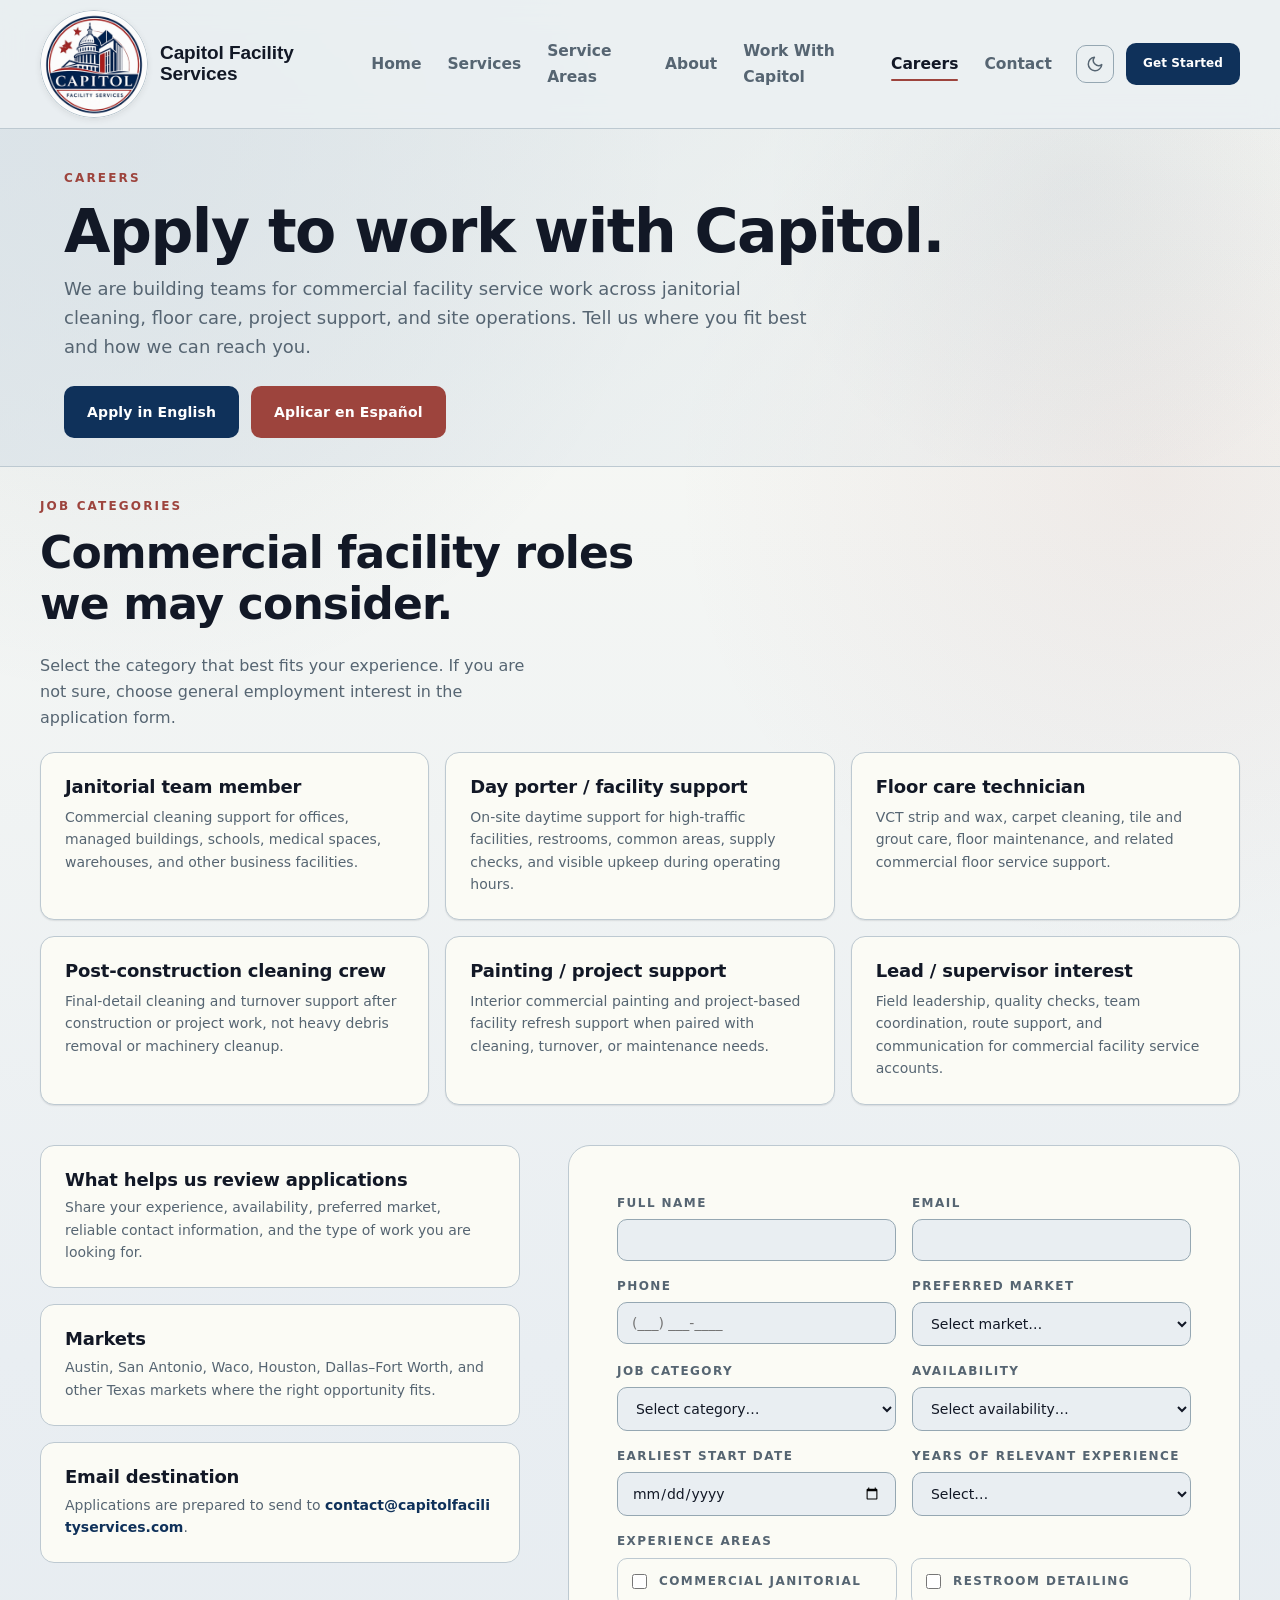
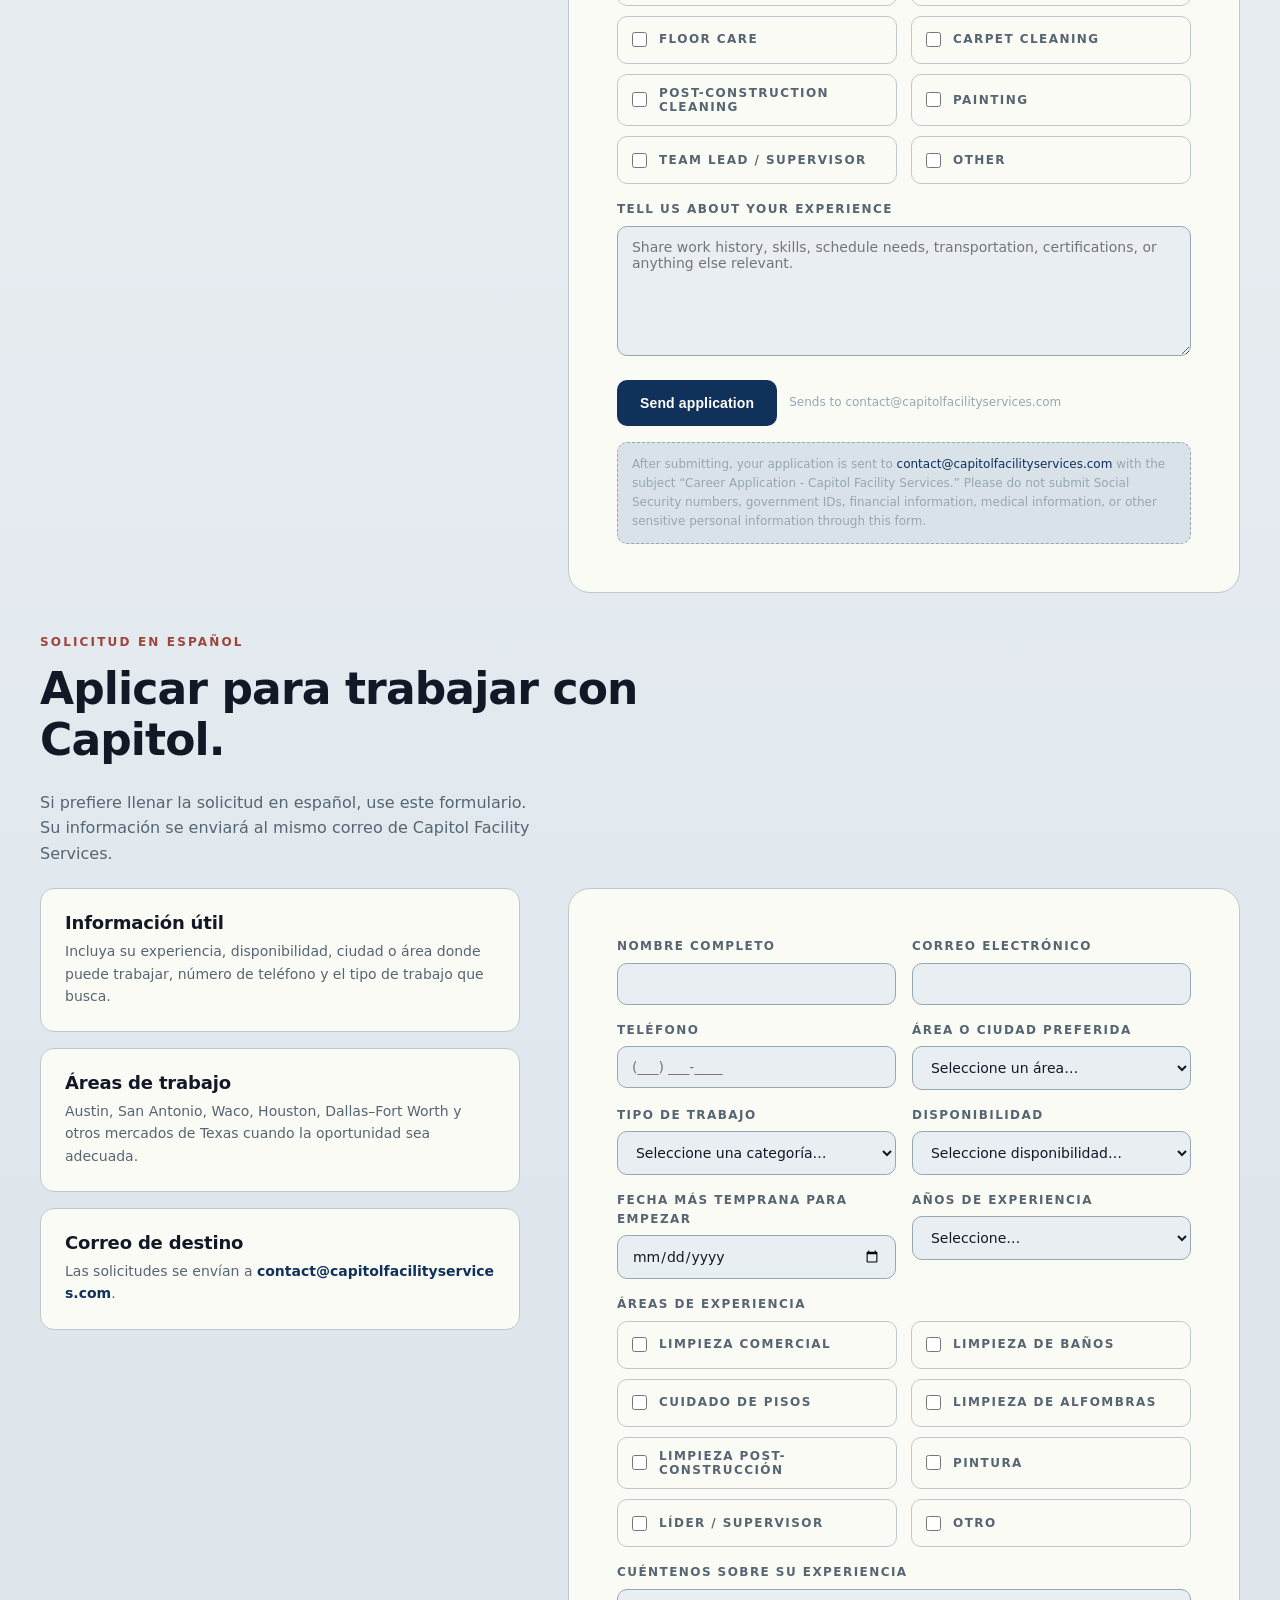
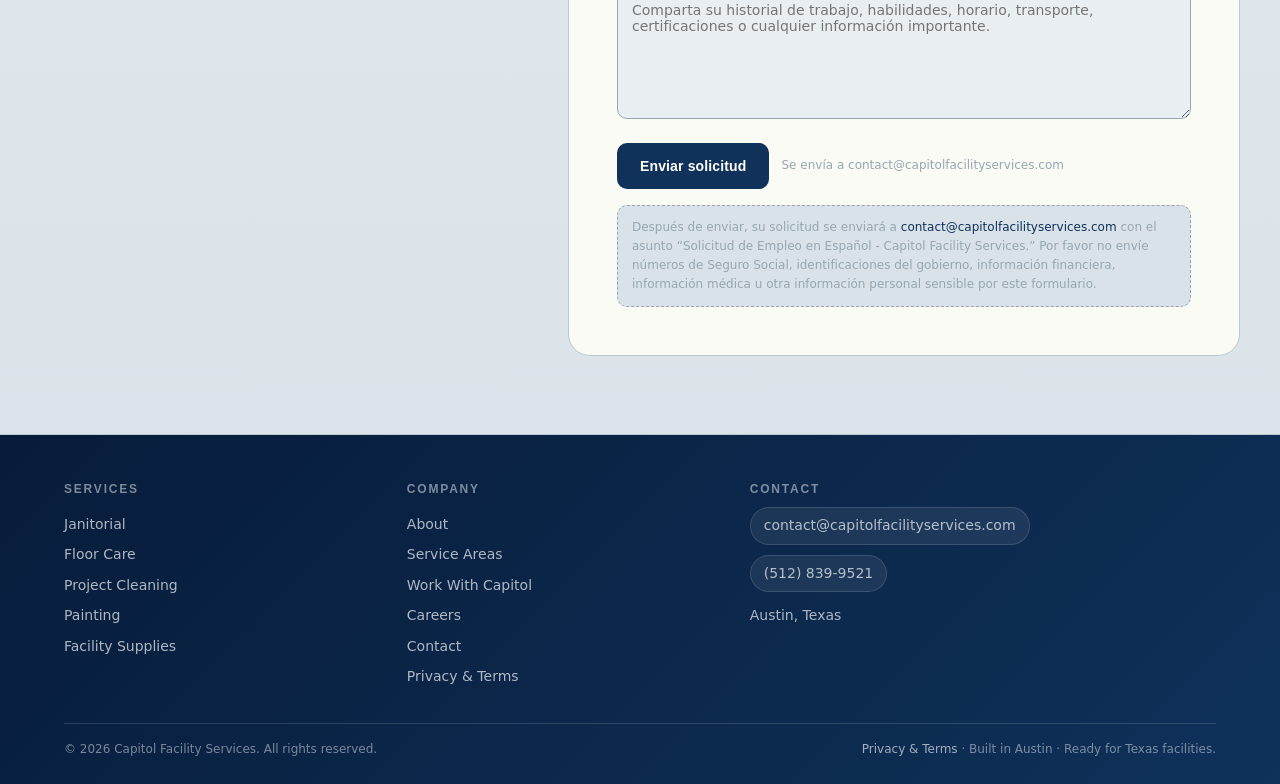
<file: careers.html>
<!doctype html>
<html lang="en" data-theme="light">
<head>
<meta charset="utf-8" />
<meta name="viewport" content="width=device-width, initial-scale=1" />
<title>Careers — Capitol Facility Services</title>
<meta name="description" content="Apply for commercial janitorial, floor care, project cleaning, and facility support opportunities with Capitol Facility Services." />
<link rel="icon" type="image/png" href="assets/img/favicon.png" />
<link rel="preconnect" href="https://api.fontshare.com" crossorigin />
<link rel="stylesheet" href="https://api.fontshare.com/v2/css?f[]=satoshi@400,500,600,700&f[]=general-sans@500,600,700&display=swap" />
<link rel="stylesheet" href="assets/css/styles.css?v=20260515-careers-spanish" />
</head>
<body>

<header class="site-header">
  <div class="container nav" aria-label="Primary">
    <a class="brand" href="index.html" aria-label="Capitol Facility Services home">
      <img class="brand-logo" src="assets/img/logo-animated.gif" alt="Capitol Facility Services logo" />
      <span class="brand-name"><strong>Capitol Facility Services</strong></span>
    </a>
    <nav>
      <ul class="nav-links" data-nav-links>
        <li><a href="index.html">Home</a></li>
        <li><a href="services.html">Services</a></li>
        <li><a href="service-areas.html">Service Areas</a></li>
        <li><a href="about.html">About</a></li>
        <li><a href="partner.html">Work With Capitol</a></li>
        <li><a href="careers.html">Careers</a></li>
        <li><a href="contact.html">Contact</a></li>
      </ul>
    </nav>
    <div class="nav-actions">
      <button class="theme-toggle" data-theme-toggle aria-label="Switch theme" type="button">
        <svg class="icon-moon" viewBox="0 0 24 24" fill="none" stroke="currentColor" stroke-width="2" stroke-linecap="round" stroke-linejoin="round"><path d="M21 12.79A9 9 0 1 1 11.21 3a7 7 0 0 0 9.79 9.79z"/></svg>
        <svg class="icon-sun" viewBox="0 0 24 24" fill="none" stroke="currentColor" stroke-width="2" stroke-linecap="round" stroke-linejoin="round"><circle cx="12" cy="12" r="4"/><path d="M12 2v2M12 20v2M4.93 4.93l1.41 1.41M17.66 17.66l1.41 1.41M2 12h2M20 12h2M4.93 19.07l1.41-1.41M17.66 6.34l1.41-1.41"/></svg>
      </button>
      <a class="btn btn--primary btn--sm" href="contact.html">Get Started</a>
      <button class="nav-toggle" data-nav-toggle aria-label="Open menu" aria-expanded="false" type="button">
        <svg viewBox="0 0 24 24" fill="none" stroke="currentColor" stroke-width="2" stroke-linecap="round"><path d="M3 6h18M3 12h18M3 18h18"/></svg>
      </button>
    </div>
  </div>
</header>

<main>
  <section class="page-head">
    <div class="container">
      <div class="eyebrow">Careers</div>
      <h1>Apply to work with Capitol.</h1>
      <p class="lede">We are building teams for commercial facility service work across janitorial cleaning, floor care, project support, and site operations. Tell us where you fit best and how we can reach you.</p>
      <div style="display:flex; gap: var(--sp-3); flex-wrap:wrap; margin-top: var(--sp-5);">
        <a class="btn btn--primary" href="#english-application">Apply in English</a>
        <a class="btn btn--accent" href="#aplicar-espanol">Aplicar en Español</a>
      </div>
    </div>
  </section>

  <section class="section container" id="english-application">
    <div class="section-head">
      <div>
        <div class="eyebrow">Job categories</div>
        <h2>Commercial facility roles we may consider.</h2>
      </div>
      <p>Select the category that best fits your experience. If you are not sure, choose general employment interest in the application form.</p>
    </div>

    <div class="readiness-grid">
      <article>
        <h3>Janitorial team member</h3>
        <p>Commercial cleaning support for offices, managed buildings, schools, medical spaces, warehouses, and other business facilities.</p>
      </article>
      <article>
        <h3>Day porter / facility support</h3>
        <p>On-site daytime support for high-traffic facilities, restrooms, common areas, supply checks, and visible upkeep during operating hours.</p>
      </article>
      <article>
        <h3>Floor care technician</h3>
        <p>VCT strip and wax, carpet cleaning, tile and grout care, floor maintenance, and related commercial floor service support.</p>
      </article>
      <article>
        <h3>Post-construction cleaning crew</h3>
        <p>Final-detail cleaning and turnover support after construction or project work, not heavy debris removal or machinery cleanup.</p>
      </article>
      <article>
        <h3>Painting / project support</h3>
        <p>Interior commercial painting and project-based facility refresh support when paired with cleaning, turnover, or maintenance needs.</p>
      </article>
      <article>
        <h3>Lead / supervisor interest</h3>
        <p>Field leadership, quality checks, team coordination, route support, and communication for commercial facility service accounts.</p>
      </article>
    </div>
  </section>

  <section class="section container">
    <div class="contact-split">
      <aside class="contact-info">
        <div class="info-tile">
          <h4>What helps us review applications</h4>
          <p>Share your experience, availability, preferred market, reliable contact information, and the type of work you are looking for.</p>
        </div>
        <div class="info-tile">
          <h4>Markets</h4>
          <p>Austin, San Antonio, Waco, Houston, Dallas–Fort Worth, and other Texas markets where the right opportunity fits.</p>
        </div>
        <div class="info-tile">
          <h4>Email destination</h4>
          <p>Applications are prepared to send to <a href="mailto:contact@capitolfacilityservices.com">contact@capitolfacilityservices.com</a>.</p>
        </div>
      </aside>

      <form id="careerForm" class="form-card">
        <input type="hidden" name="_subject" value="Career Application - Capitol Facility Services" />
        <input type="hidden" name="_next" value="https://capitolfacilityservices.com/thanks.html" />
        <input type="hidden" name="form_type" value="Career Application" />
        <input type="hidden" name="source_company" value="Capitol Facility Services" />
        <input type="hidden" name="source_website" value="capitolfacilityservices.com" />
        <div class="form-row">
          <div class="form-field">
            <label for="a_name">Full name</label>
            <input id="a_name" name="full_name" type="text" required />
          </div>
          <div class="form-field">
            <label for="a_email">Email</label>
            <input id="a_email" name="email" type="email" required />
          </div>
        </div>

        <div class="form-row">
          <div class="form-field">
            <label for="a_phone">Phone</label>
            <input id="a_phone" name="phone" type="tel" required placeholder="(___) ___-____" />
          </div>
          <div class="form-field">
            <label for="a_market">Preferred market</label>
            <select id="a_market" name="preferred_market" required>
              <option value="">Select market…</option>
              <option>Austin metro</option>
              <option>San Antonio</option>
              <option>Waco</option>
              <option>Houston</option>
              <option>Dallas–Fort Worth</option>
              <option>Other Texas market</option>
            </select>
          </div>
        </div>

        <div class="form-row">
          <div class="form-field">
            <label for="a_category">Job category</label>
            <select id="a_category" name="job_category" required>
              <option value="">Select category…</option>
              <option>Janitorial team member</option>
              <option>Day porter / facility support</option>
              <option>Floor care technician</option>
              <option>Post-construction cleaning crew</option>
              <option>Painting / project support</option>
              <option>Lead / supervisor interest</option>
              <option>General employment interest</option>
            </select>
          </div>
          <div class="form-field">
            <label for="a_availability">Availability</label>
            <select id="a_availability" name="availability" required>
              <option value="">Select availability…</option>
              <option>Day shift</option>
              <option>Evening shift</option>
              <option>Overnight shift</option>
              <option>Weekends</option>
              <option>Flexible</option>
            </select>
          </div>
        </div>

        <div class="form-row">
          <div class="form-field">
            <label for="a_start">Earliest start date</label>
            <input id="a_start" name="earliest_start_date" type="date" />
          </div>
          <div class="form-field">
            <label for="a_experience">Years of relevant experience</label>
            <select id="a_experience" name="years_experience">
              <option value="">Select…</option>
              <option>No direct experience yet</option>
              <option>Less than 1 year</option>
              <option>1–2 years</option>
              <option>3–5 years</option>
              <option>5+ years</option>
            </select>
          </div>
        </div>

        <div class="form-field full" style="margin-bottom: var(--sp-4);">
          <label>Experience areas</label>
          <div class="checkbox-grid">
            <label class="check"><input type="checkbox" name="experience_areas" value="Commercial janitorial"/> <span>Commercial janitorial</span></label>
            <label class="check"><input type="checkbox" name="experience_areas" value="Restroom detailing"/> <span>Restroom detailing</span></label>
            <label class="check"><input type="checkbox" name="experience_areas" value="Floor care"/> <span>Floor care</span></label>
            <label class="check"><input type="checkbox" name="experience_areas" value="Carpet cleaning"/> <span>Carpet cleaning</span></label>
            <label class="check"><input type="checkbox" name="experience_areas" value="Post-construction cleaning"/> <span>Post-construction cleaning</span></label>
            <label class="check"><input type="checkbox" name="experience_areas" value="Painting"/> <span>Painting</span></label>
            <label class="check"><input type="checkbox" name="experience_areas" value="Team lead / supervisor"/> <span>Team lead / supervisor</span></label>
            <label class="check"><input type="checkbox" name="experience_areas" value="Other"/> <span>Other</span></label>
          </div>
        </div>

        <div class="form-field full">
          <label for="a_notes">Tell us about your experience</label>
          <textarea id="a_notes" name="experience_notes" placeholder="Share work history, skills, schedule needs, transportation, certifications, or anything else relevant."></textarea>
        </div>

        <div style="display:flex; gap: var(--sp-3); margin-top: var(--sp-5); align-items:center; flex-wrap:wrap;">
          <button type="submit" class="btn btn--primary">Send application</button>
          <span style="font-size: var(--fs-xs); color: var(--text-faint);">Sends to contact@capitolfacilityservices.com</span>
        </div>

        <div class="form-note">After submitting, your application is sent to <a href="mailto:contact@capitolfacilityservices.com">contact@capitolfacilityservices.com</a> with the subject “Career Application - Capitol Facility Services.” Please do not submit Social Security numbers, government IDs, financial information, medical information, or other sensitive personal information through this form.</div>
      </form>
    </div>
  </section>

  <section class="section container" id="aplicar-espanol">
    <div class="section-head">
      <div>
        <div class="eyebrow">Solicitud en Español</div>
        <h2>Aplicar para trabajar con Capitol.</h2>
      </div>
      <p>Si prefiere llenar la solicitud en español, use este formulario. Su información se enviará al mismo correo de Capitol Facility Services.</p>
    </div>

    <div class="contact-split">
      <aside class="contact-info">
        <div class="info-tile">
          <h4>Información útil</h4>
          <p>Incluya su experiencia, disponibilidad, ciudad o área donde puede trabajar, número de teléfono y el tipo de trabajo que busca.</p>
        </div>
        <div class="info-tile">
          <h4>Áreas de trabajo</h4>
          <p>Austin, San Antonio, Waco, Houston, Dallas–Fort Worth y otros mercados de Texas cuando la oportunidad sea adecuada.</p>
        </div>
        <div class="info-tile">
          <h4>Correo de destino</h4>
          <p>Las solicitudes se envían a <a href="mailto:contact@capitolfacilityservices.com">contact@capitolfacilityservices.com</a>.</p>
        </div>
      </aside>

      <form id="careerSpanishForm" class="form-card" lang="es">
        <input type="hidden" name="_subject" value="Solicitud de Empleo en Español - Capitol Facility Services" />
        <input type="hidden" name="_next" value="https://capitolfacilityservices.com/thanks.html" />
        <input type="hidden" name="form_type" value="Solicitud de Empleo en Español" />
        <input type="hidden" name="source_company" value="Capitol Facility Services" />
        <input type="hidden" name="source_website" value="capitolfacilityservices.com" />
        <input type="hidden" name="language" value="Spanish" />

        <div class="form-row">
          <div class="form-field">
            <label for="s_name">Nombre completo</label>
            <input id="s_name" name="nombre_completo" type="text" required />
          </div>
          <div class="form-field">
            <label for="s_email">Correo electrónico</label>
            <input id="s_email" name="email" type="email" required />
          </div>
        </div>

        <div class="form-row">
          <div class="form-field">
            <label for="s_phone">Teléfono</label>
            <input id="s_phone" name="telefono" type="tel" required placeholder="(___) ___-____" />
          </div>
          <div class="form-field">
            <label for="s_market">Área o ciudad preferida</label>
            <select id="s_market" name="area_preferida" required>
              <option value="">Seleccione un área…</option>
              <option>Austin metro</option>
              <option>San Antonio</option>
              <option>Waco</option>
              <option>Houston</option>
              <option>Dallas–Fort Worth</option>
              <option>Otra área de Texas</option>
            </select>
          </div>
        </div>

        <div class="form-row">
          <div class="form-field">
            <label for="s_category">Tipo de trabajo</label>
            <select id="s_category" name="tipo_de_trabajo" required>
              <option value="">Seleccione una categoría…</option>
              <option>Limpieza janitorial / limpieza comercial</option>
              <option>Day porter / apoyo de instalaciones</option>
              <option>Técnico de pisos</option>
              <option>Limpieza post-construcción</option>
              <option>Pintura / apoyo de proyectos</option>
              <option>Líder / supervisor</option>
              <option>Interés general de empleo</option>
            </select>
          </div>
          <div class="form-field">
            <label for="s_availability">Disponibilidad</label>
            <select id="s_availability" name="disponibilidad" required>
              <option value="">Seleccione disponibilidad…</option>
              <option>Turno de día</option>
              <option>Turno de tarde</option>
              <option>Turno de noche</option>
              <option>Fines de semana</option>
              <option>Flexible</option>
            </select>
          </div>
        </div>

        <div class="form-row">
          <div class="form-field">
            <label for="s_start">Fecha más temprana para empezar</label>
            <input id="s_start" name="fecha_para_empezar" type="date" />
          </div>
          <div class="form-field">
            <label for="s_experience">Años de experiencia</label>
            <select id="s_experience" name="anos_de_experiencia">
              <option value="">Seleccione…</option>
              <option>Sin experiencia directa todavía</option>
              <option>Menos de 1 año</option>
              <option>1–2 años</option>
              <option>3–5 años</option>
              <option>5+ años</option>
            </select>
          </div>
        </div>

        <div class="form-field full" style="margin-bottom: var(--sp-4);">
          <label>Áreas de experiencia</label>
          <div class="checkbox-grid">
            <label class="check"><input type="checkbox" name="areas_de_experiencia" value="Limpieza comercial"/> <span>Limpieza comercial</span></label>
            <label class="check"><input type="checkbox" name="areas_de_experiencia" value="Limpieza de baños"/> <span>Limpieza de baños</span></label>
            <label class="check"><input type="checkbox" name="areas_de_experiencia" value="Cuidado de pisos"/> <span>Cuidado de pisos</span></label>
            <label class="check"><input type="checkbox" name="areas_de_experiencia" value="Limpieza de alfombras"/> <span>Limpieza de alfombras</span></label>
            <label class="check"><input type="checkbox" name="areas_de_experiencia" value="Limpieza post-construcción"/> <span>Limpieza post-construcción</span></label>
            <label class="check"><input type="checkbox" name="areas_de_experiencia" value="Pintura"/> <span>Pintura</span></label>
            <label class="check"><input type="checkbox" name="areas_de_experiencia" value="Líder / supervisor"/> <span>Líder / supervisor</span></label>
            <label class="check"><input type="checkbox" name="areas_de_experiencia" value="Otro"/> <span>Otro</span></label>
          </div>
        </div>

        <div class="form-field full">
          <label for="s_notes">Cuéntenos sobre su experiencia</label>
          <textarea id="s_notes" name="notas_de_experiencia" placeholder="Comparta su historial de trabajo, habilidades, horario, transporte, certificaciones o cualquier información importante."></textarea>
        </div>

        <div style="display:flex; gap: var(--sp-3); margin-top: var(--sp-5); align-items:center; flex-wrap:wrap;">
          <button type="submit" class="btn btn--primary">Enviar solicitud</button>
          <span style="font-size: var(--fs-xs); color: var(--text-faint);">Se envía a contact@capitolfacilityservices.com</span>
        </div>

        <div class="form-note">Después de enviar, su solicitud se enviará a <a href="mailto:contact@capitolfacilityservices.com">contact@capitolfacilityservices.com</a> con el asunto “Solicitud de Empleo en Español - Capitol Facility Services.” Por favor no envíe números de Seguro Social, identificaciones del gobierno, información financiera, información médica u otra información personal sensible por este formulario.</div>
      </form>
    </div>
  </section>
</main>

<footer class="site-footer">
  <div class="container">
    <div class="foot-grid">
      <div>
        <h5>Services</h5>
        <a href="services.html#janitorial">Janitorial</a>
        <a href="services.html#floor-care">Floor Care</a>
        <a href="services.html#project">Project Cleaning</a>
        <a href="services.html#painting">Painting</a>
        <a href="services.html#supplies">Facility Supplies</a>
      </div>
      <div>
        <h5>Company</h5>
        <a href="about.html">About</a>
        <a href="service-areas.html">Service Areas</a>
        <a href="partner.html">Work With Capitol</a>
        <a href="careers.html">Careers</a>
        <a href="contact.html">Contact</a>
        <a href="privacy-terms.html">Privacy &amp; Terms</a>
      </div>
      <div>
        <h5>Contact</h5>
        <a href="mailto:contact@capitolfacilityservices.com">contact@capitolfacilityservices.com</a>
        <a href="tel:+15128399521">(512) 839-9521</a>
        <p style="color:var(--text-muted); font-size:14px; margin:8px 0 0;">Austin, Texas</p>
      </div>
    </div>
    <div class="foot-meta">
      <span>© <span data-year></span> Capitol Facility Services. All rights reserved.</span>
      <span><a href="privacy-terms.html">Privacy &amp; Terms</a> · Built in Austin · Ready for Texas facilities.</span>
    </div>
  </div>
</footer>

<div class="mobile-leadbar" aria-label="Quick contact options">
  <a href="mailto:contact@capitolfacilityservices.com">Email Capitol</a>
  <a href="contact.html">Request Walkthrough</a>
</div>

<script src="assets/js/site.js"></script>

<script>
function attachCareerFormHandler(formId, languageValue) {
  const form = document.getElementById(formId);
  if (!form) return;

  form.addEventListener('submit', function (e) {
    e.preventDefault();

    const fd = new FormData(this);
    const data = {};

    fd.forEach(function (value, key) {
      if (data[key]) {
        data[key] = data[key] + ', ' + value;
      } else {
        data[key] = value;
      }
    });

    // Normalize Spanish keys into the English ones so Make sees one set
    if (data.nombre_completo && !data.full_name) data.full_name = data.nombre_completo;
    if (data.telefono && !data.phone) data.phone = data.telefono;
    if (data.area_preferida && !data.preferred_market) data.preferred_market = data.area_preferida;
    if (data.tipo_de_trabajo && !data.job_category) data.job_category = data.tipo_de_trabajo;
    if (data.disponibilidad && !data.availability) data.availability = data.disponibilidad;
    if (data.fecha_para_empezar && !data.earliest_start_date) data.earliest_start_date = data.fecha_para_empezar;
    if (data.anos_de_experiencia && !data.years_experience) data.years_experience = data.anos_de_experiencia;
    if (data.areas_de_experiencia && !data.experience_areas) data.experience_areas = data.areas_de_experiencia;
    if (data.notas_de_experiencia && !data.experience_notes) data.experience_notes = data.notas_de_experiencia;

    if (languageValue) data.language = languageValue;

    fetch('https://hook.us2.make.com/22wd6no2nsnq4ocxqoj577o7ixjhbu6o', {
      method: 'POST',
      headers: { 'Content-Type': 'application/json' },
      body: JSON.stringify(data)
    }).then(function () {
      window.location.href = 'https://capitolfacilityservices.com/thanks.html';
    });
  });
}

attachCareerFormHandler('careerForm', 'English');
attachCareerFormHandler('careerSpanishForm', 'Spanish');
</script>

</body>
</html>
</file>
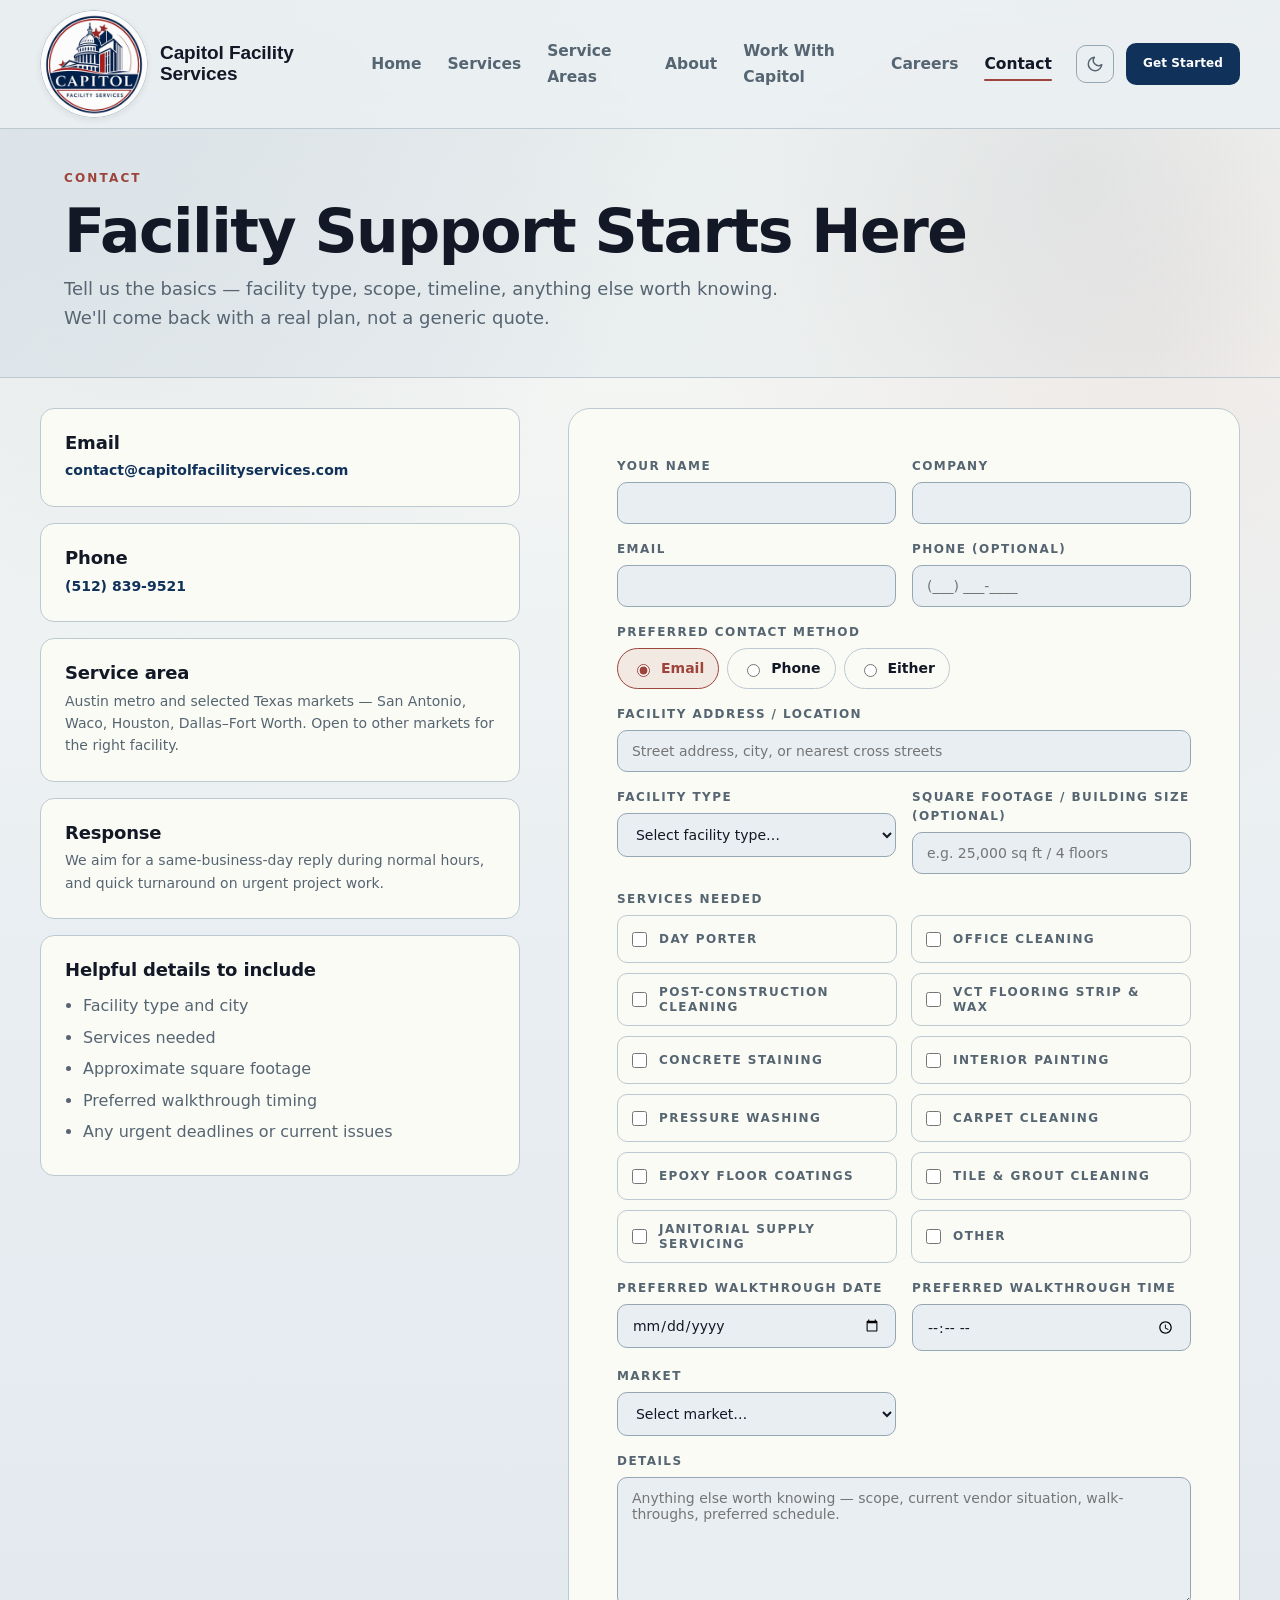
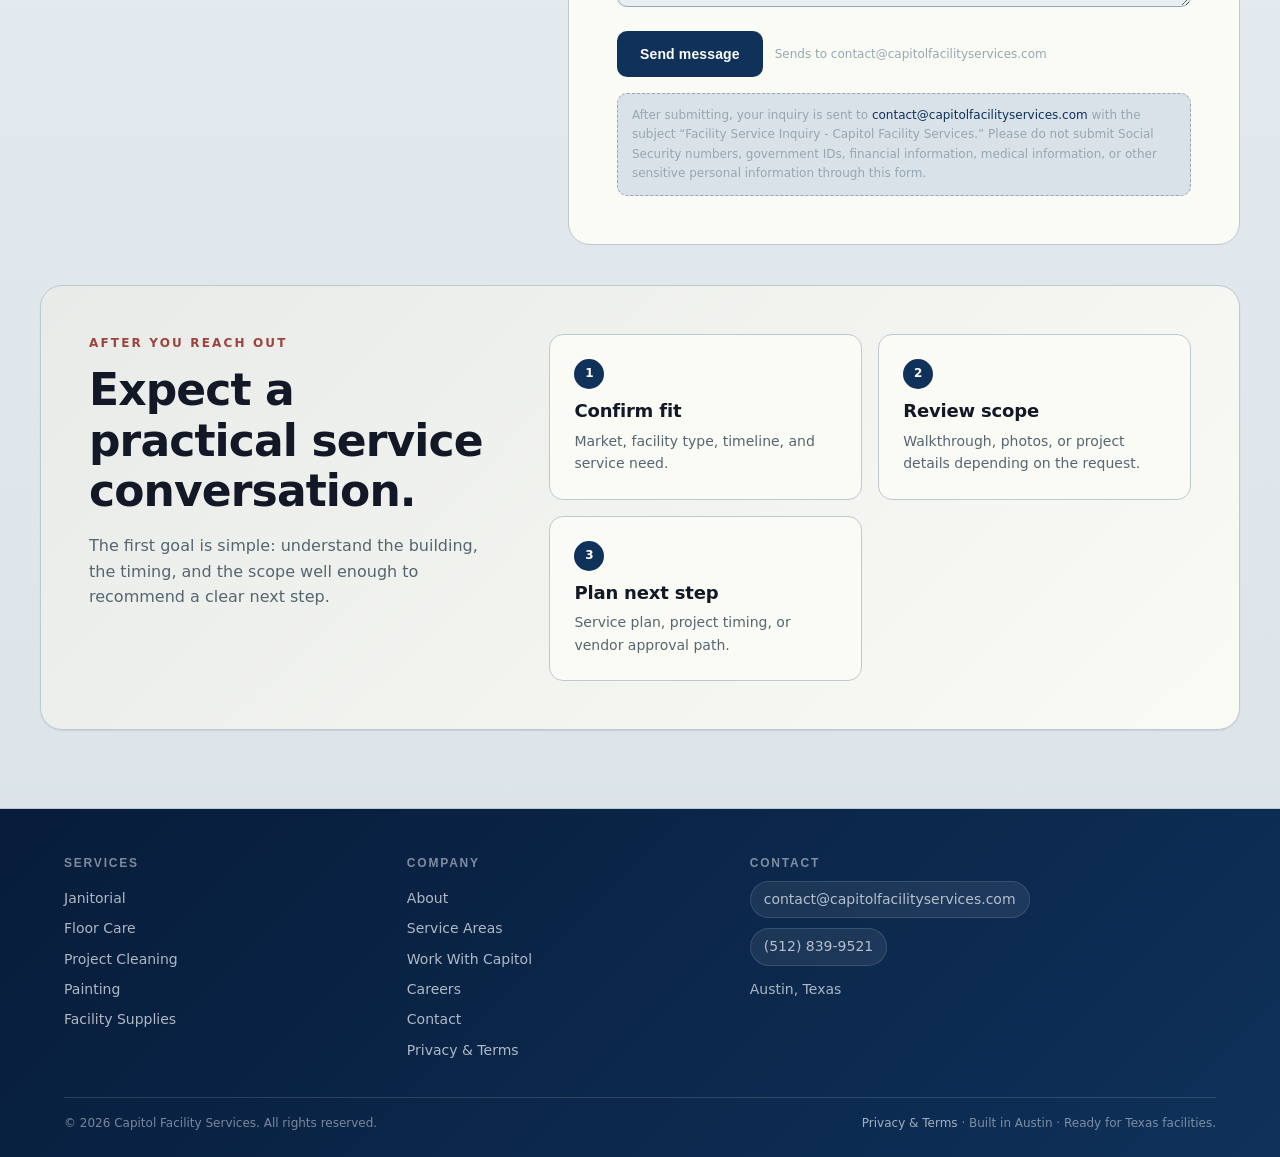
<file: contact.html>
<!doctype html>
<html lang="en" data-theme="light">
<head>
<meta charset="utf-8" />
<meta name="viewport" content="width=device-width, initial-scale=1" />
<title>Facility Support Starts Here — Capitol Facility Services</title>
<meta name="description" content="Tell us the property, the scope, and the timeline. We'll come back with a real plan — not a generic quote." />
<link rel="icon" type="image/png" href="assets/img/favicon.png" />
<link rel="preconnect" href="https://api.fontshare.com" crossorigin />
<link rel="stylesheet" href="https://api.fontshare.com/v2/css?f[]=satoshi@400,500,600,700&f[]=general-sans@500,600,700&display=swap" />
<link rel="stylesheet" href="assets/css/styles.css?v=20260515-careers-email" />
</head>
<body>

<header class="site-header">
  <div class="container nav" aria-label="Primary">
    <a class="brand" href="index.html" aria-label="Capitol Facility Services home">
      <img class="brand-logo" src="assets/img/logo-animated.gif" alt="Capitol Facility Services logo" />
      <span class="brand-name"><strong>Capitol Facility Services</strong></span>
    </a>
    <nav>
      <ul class="nav-links" data-nav-links>
        <li><a href="index.html">Home</a></li>
        <li><a href="services.html">Services</a></li>
        <li><a href="service-areas.html">Service Areas</a></li>
        <li><a href="about.html">About</a></li>
        <li><a href="partner.html">Work With Capitol</a></li>
        <li><a href="careers.html">Careers</a></li>
        <li><a href="contact.html">Contact</a></li>
      </ul>
    </nav>
    <div class="nav-actions">
      <button class="theme-toggle" data-theme-toggle aria-label="Switch theme" type="button">
        <svg class="icon-moon" viewBox="0 0 24 24" fill="none" stroke="currentColor" stroke-width="2" stroke-linecap="round" stroke-linejoin="round"><path d="M21 12.79A9 9 0 1 1 11.21 3a7 7 0 0 0 9.79 9.79z"/></svg>
        <svg class="icon-sun" viewBox="0 0 24 24" fill="none" stroke="currentColor" stroke-width="2" stroke-linecap="round" stroke-linejoin="round"><circle cx="12" cy="12" r="4"/><path d="M12 2v2M12 20v2M4.93 4.93l1.41 1.41M17.66 17.66l1.41 1.41M2 12h2M20 12h2M4.93 19.07l1.41-1.41M17.66 6.34l1.41-1.41"/></svg>
      </button>
      <a class="btn btn--primary btn--sm" href="contact.html">Get Started</a>
      <button class="nav-toggle" data-nav-toggle aria-label="Open menu" aria-expanded="false" type="button">
        <svg viewBox="0 0 24 24" fill="none" stroke="currentColor" stroke-width="2" stroke-linecap="round"><path d="M3 6h18M3 12h18M3 18h18"/></svg>
      </button>
    </div>
  </div>
</header>

<main>
  <section class="page-head">
    <div class="container">
      <div class="eyebrow">Contact</div>
      <h1>Facility Support Starts Here</h1>
      <p class="lede">Tell us the basics — facility type, scope, timeline, anything else worth knowing. We'll come back with a real plan, not a generic quote.</p>
    </div>
  </section>

  <section class="section container">
    <div class="contact-split">
      <aside class="contact-info">
        <div class="info-tile">
          <h4>Email</h4>
          <p><a href="mailto:contact@capitolfacilityservices.com">contact@capitolfacilityservices.com</a></p>
        </div>
        <div class="info-tile">
          <h4>Phone</h4>
          <p><a href="tel:+15128399521">(512) 839-9521</a></p>
        </div>
        <div class="info-tile">
          <h4>Service area</h4>
          <p>Austin metro and selected Texas markets — San Antonio, Waco, Houston, Dallas–Fort Worth. Open to other markets for the right facility.</p>
        </div>
        <div class="info-tile">
          <h4>Response</h4>
          <p>We aim for a same-business-day reply during normal hours, and quick turnaround on urgent project work.</p>
        </div>
        <div class="info-tile info-tile--checklist">
          <h4>Helpful details to include</h4>
          <ul>
            <li>Facility type and city</li>
            <li>Services needed</li>
            <li>Approximate square footage</li>
            <li>Preferred walkthrough timing</li>
            <li>Any urgent deadlines or current issues</li>
          </ul>
        </div>
      </aside>

      <!-- CONTACT FORM -->
      <form id="contactForm" class="form-card">
        <input type="hidden" name="form_type" value="Facility Service Inquiry" />
        <input type="hidden" name="source_company" value="Capitol Facility Services" />
        <input type="hidden" name="source_website" value="capitolfacilityservices.com" />
        <div class="form-row">
          <div class="form-field">
            <label for="c_name">Your name</label>
            <input id="c_name" name="name" type="text" required />
          </div>
          <div class="form-field">
            <label for="c_company">Company</label>
            <input id="c_company" name="company" type="text" />
          </div>
        </div>

        <div class="form-row">
          <div class="form-field">
            <label for="c_email">Email</label>
            <input id="c_email" name="email" type="email" required />
          </div>
          <div class="form-field">
            <label for="c_phone">Phone (optional)</label>
            <input id="c_phone" name="phone" type="tel" placeholder="(___) ___-____" />
          </div>
        </div>

        <div class="form-field full" style="margin-bottom: var(--sp-4);">
          <label>Preferred contact method</label>
          <div class="radio-row">
            <label><input type="radio" name="contact_method" value="Email" checked /> Email</label>
            <label><input type="radio" name="contact_method" value="Phone" /> Phone</label>
            <label><input type="radio" name="contact_method" value="Either" /> Either</label>
          </div>
        </div>

        <div class="form-field full" style="margin-bottom: var(--sp-4);">
          <label for="c_address">Facility address / location</label>
          <input id="c_address" name="facility_address" type="text" placeholder="Street address, city, or nearest cross streets" />
        </div>

        <div class="form-row">
          <div class="form-field">
            <label for="c_facility">Facility type</label>
            <select id="c_facility" name="facility_type" required>
              <option value="">Select facility type…</option>
              <option>Education facility</option>
              <option>Warehouse / production / manufacturing / industrial facility</option>
              <option>Medical facility</option>
              <option>Office building</option>
              <option>Commercial multi-tenant building</option>
              <option>Showroom</option>
              <option>Construction / project site</option>
              <option>Other</option>
            </select>
          </div>
          <div class="form-field">
            <label for="c_sqft">Square footage / building size (optional)</label>
            <input id="c_sqft" name="square_footage" type="text" placeholder="e.g. 25,000 sq ft / 4 floors" />
          </div>
        </div>

        <div class="form-field full" style="margin-bottom: var(--sp-4);">
          <label>Services needed</label>
          <div class="checkbox-grid">
            <label class="check"><input type="checkbox" name="services" value="Day porter"/> <span>Day porter</span></label>
            <label class="check"><input type="checkbox" name="services" value="Office cleaning"/> <span>Office cleaning</span></label>
            <label class="check"><input type="checkbox" name="services" value="Post-construction cleaning"/> <span>Post-construction cleaning</span></label>
            <label class="check"><input type="checkbox" name="services" value="VCT flooring strip and wax"/> <span>VCT flooring strip &amp; wax</span></label>
            <label class="check"><input type="checkbox" name="services" value="Concrete staining"/> <span>Concrete staining</span></label>
            <label class="check"><input type="checkbox" name="services" value="Interior painting"/> <span>Interior painting</span></label>
            <label class="check"><input type="checkbox" name="services" value="Pressure washing"/> <span>Pressure washing</span></label>
            <label class="check"><input type="checkbox" name="services" value="Carpet cleaning"/> <span>Carpet cleaning</span></label>
            <label class="check"><input type="checkbox" name="services" value="Epoxy floor coatings"/> <span>Epoxy floor coatings</span></label>
            <label class="check"><input type="checkbox" name="services" value="Tile and grout cleaning"/> <span>Tile &amp; grout cleaning</span></label>
            <label class="check"><input type="checkbox" name="services" value="Janitorial supply servicing"/> <span>Janitorial supply servicing</span></label>
            <label class="check"><input type="checkbox" name="services" value="Other"/> <span>Other</span></label>
          </div>
        </div>

        <div class="form-row">
          <div class="form-field">
            <label for="c_service_date">Preferred walkthrough date</label>
            <input id="c_service_date" name="preferred_date" type="date" />
          </div>
          <div class="form-field">
            <label for="c_service_time">Preferred walkthrough time</label>
            <input id="c_service_time" name="preferred_time" type="time" />
          </div>
        </div>

        <div class="form-row">
          <div class="form-field">
            <label for="c_market">Market</label>
            <select id="c_market" name="market">
              <option value="">Select market…</option>
              <option>Austin metro</option>
              <option>San Antonio</option>
              <option>Waco</option>
              <option>Houston</option>
              <option>Dallas–Fort Worth</option>
              <option>Other Texas market</option>
            </select>
          </div>
        </div>

        <div class="form-field full">
          <label for="c_details">Details</label>
          <textarea id="c_details" name="details" placeholder="Anything else worth knowing — scope, current vendor situation, walk-throughs, preferred schedule."></textarea>
        </div>

        <div style="display:flex; gap: var(--sp-3); margin-top: var(--sp-5); align-items:center; flex-wrap:wrap;">
          <button type="submit" class="btn btn--primary">Send message</button>
          <span style="font-size: var(--fs-xs); color: var(--text-faint);">Sends to contact@capitolfacilityservices.com</span>
        </div>

        <div class="form-note">After submitting, your inquiry is sent to <a href="mailto:contact@capitolfacilityservices.com">contact@capitolfacilityservices.com</a> with the subject “Facility Service Inquiry - Capitol Facility Services.” Please do not submit Social Security numbers, government IDs, financial information, medical information, or other sensitive personal information through this form.</div>
<script>
document.getElementById('contactForm').addEventListener('submit', function(e) {
  e.preventDefault();

  const formData = new FormData(this);

  // Add extra fixed info (optional but useful)
  formData.append('form_type', 'Facility Service Inquiry');
  formData.append('source_company', 'Capitol Facility Services');
  formData.append('source_website', 'capitolfacilityservices.com');

  const data = {};
formData.forEach(function(value, key) {
  if (data[key]) {
    data[key] = data[key] + ', ' + value;
  } else {
    data[key] = value;
  }
});

  fetch('https://hook.us2.make.com/2bz0p4jxv48x6mkrckvt0svh8vx2ftkv', {
    method: 'POST',
    headers: { 'Content-Type': 'application/json' },
    body: JSON.stringify(data)
  }).then(() => {
    window.location.href = 'https://capitolfacilityservices.com/thanks.html';
  });
});
</script></form>
    </div>
  </section>

  <!-- CONTACT NEXT STEPS -->
  <section class="section container">
    <div class="next-steps next-steps--compact">
      <div>
        <div class="eyebrow">After you reach out</div>
        <h2>Expect a practical service conversation.</h2>
        <p>The first goal is simple: understand the building, the timing, and the scope well enough to recommend a clear next step.</p>
      </div>
      <div class="step-list">
        <article>
          <b>1</b>
          <h3>Confirm fit</h3>
          <p>Market, facility type, timeline, and service need.</p>
        </article>
        <article>
          <b>2</b>
          <h3>Review scope</h3>
          <p>Walkthrough, photos, or project details depending on the request.</p>
        </article>
        <article>
          <b>3</b>
          <h3>Plan next step</h3>
          <p>Service plan, project timing, or vendor approval path.</p>
        </article>
      </div>
    </div>
  </section>
</main>

<footer class="site-footer">
  <div class="container">
    <div class="foot-grid">
      <div>
        <h5>Services</h5>
        <a href="services.html#janitorial">Janitorial</a>
        <a href="services.html#floor-care">Floor Care</a>
        <a href="services.html#project">Project Cleaning</a>
        <a href="services.html#painting">Painting</a>
        <a href="services.html#supplies">Facility Supplies</a>
      </div>
      <div>
        <h5>Company</h5>
        <a href="about.html">About</a>
        <a href="service-areas.html">Service Areas</a>
        <a href="partner.html">Work With Capitol</a>
        <a href="careers.html">Careers</a>
        <a href="contact.html">Contact</a>
        <a href="privacy-terms.html">Privacy &amp; Terms</a>
      </div>
      <div>
        <h5>Contact</h5>
        <a href="mailto:contact@capitolfacilityservices.com">contact@capitolfacilityservices.com</a>
        <a href="tel:+15128399521">(512) 839-9521</a>
        <p style="color:var(--text-muted); font-size:14px; margin:8px 0 0;">Austin, Texas</p>
      </div>
    </div>
    <div class="foot-meta">
      <span>© <span data-year></span> Capitol Facility Services. All rights reserved.</span>
      <span><a href="privacy-terms.html">Privacy &amp; Terms</a> · Built in Austin · Ready for Texas facilities.</span>
    </div>
  </div>
</footer>

<div class="mobile-leadbar" aria-label="Quick contact options">
  <a href="mailto:contact@capitolfacilityservices.com">Email Capitol</a>
  <a href="contact.html">Request Walkthrough</a>
</div>

<script src="assets/js/site.js"></script>
<script data-pplx-inline-edit>
(function () {
  if (window === window.top) return;

  const allowedParentOrigins = ["https://www.perplexity.ai","https://perplexity.ai","https://testing.perplexity.ai","https://staging.perplexity.ai","https://*.preview.i.perplexity.ai","http://localhost:3000","http://127.0.0.1:3000","http://localhost:5173","http://127.0.0.1:5173"];
  const MAX_FONT_BYTES = 500 * 1024;
  const MAX_TOTAL_FONT_BYTES = 2 * 1024 * 1024;
  let scrollForwarding = false;
  let scrollRaf = 0;
  let trustedTopOrigin = null;

  // Allow entries like "https://*.preview.i.perplexity.ai" — the wildcard
  // matches a single DNS label (no dots), so "https://*.foo" cannot stretch
  // across multiple labels.
  function matchesAllowedOrigin(origin) {
    if (!origin) return false;
    for (const entry of allowedParentOrigins) {
      if (!entry.includes("*")) {
        if (entry === origin) return true;
        continue;
      }
      const pattern = new RegExp(
        "^" +
          entry.replace(/[.+?^${}()|[\]\\]/g, "\\$&").replace(/\*/g, "[^.]+") +
          "$",
      );
      if (pattern.test(origin)) return true;
    }
    return false;
  }

  // Trust decision: when the sender is same-origin-visible (event.origin is a
  // real origin like https://www.perplexity.ai) we trust event.origin directly.
  // When event.origin is "null" (opaque broker srcdoc), we fall back to the
  // broker's stamped `parentOrigin` to identify the top window. The fallback
  // is claim-only — we rely on the browser's native `targetOrigin` enforcement
  // on the response path (see postToTrustedTop) to ensure replies can't be
  // delivered to anyone but the actual top window of that claimed origin.
  function getTrustedParentOrigin(event) {
    const forwardedParentOrigin =
      typeof event.data.parentOrigin === "string" ? event.data.parentOrigin : null;
    const parentOrigin = event.origin === "null" ? forwardedParentOrigin : event.origin;
    return matchesAllowedOrigin(parentOrigin) ? parentOrigin : null;
  }

  // All responses go to window.top with targetOrigin = the allowlisted origin.
  // An attacker that iframes us inside their own null-origin broker can claim
  // any parentOrigin they like, but the browser will drop the reply whenever
  // the real top's origin doesn't match — so the screenshot never leaves.
  function postToTrustedTop(message) {
    if (!trustedTopOrigin) return;
    try {
      window.top.postMessage(message, trustedTopOrigin);
    } catch (_error) {}
  }

  function inlineAll(original, clone) {
    if (original.nodeType !== 1 || clone.nodeType !== 1) return;

    try {
      const computedStyle = getComputedStyle(original);
      // cssText on a computed style is the serialized declaration in modern
      // Chromium/Safari — a single read beats enumerating ~400 longhand
      // properties. Firefox returns "" here, so we fall back on empty.
      const serialized = computedStyle.cssText;
      if (serialized) {
        clone.style.cssText = serialized;
      } else {
        const parts = new Array(computedStyle.length);
        for (let index = 0; index < computedStyle.length; index += 1) {
          const property = computedStyle[index];
          parts[index] = `${property}:${computedStyle.getPropertyValue(property)};`;
        }
        clone.style.cssText = parts.join("");
      }
    } catch (_error) {}

    const originalChildren = original.children;
    const clonedChildren = clone.children;
    for (
      let index = 0;
      index < originalChildren.length && index < clonedChildren.length;
      index += 1
    ) {
      inlineAll(originalChildren[index], clonedChildren[index]);
    }
  }

  function extractFontUrl(srcValue) {
    const matches = [
      ...srcValue.matchAll(
        /url\(["']?([^"')]+)["']?\)(?:\s*format\(["']?([^"')]+)["']?\))?/gi,
      ),
    ];
    if (matches.length === 0) return null;
    const woff2 = matches.find((m) => m[2] && m[2].toLowerCase().includes("woff2"));
    if (woff2) return woff2[1];
    const woff = matches.find((m) => m[2] && m[2].toLowerCase().includes("woff"));
    if (woff) return woff[1];
    return matches[0][1];
  }

  // Cache resolved font URL -> data URI across captures. Fonts on a page
  // essentially never change, and a batch run emits multiple captures back to
  // back — without this we'd refetch + re-base64 every time.
  const fontDataUriCache = new Map();
  const SRC_DECLARATION_RE = /src\s*:\s*[^;}]+/i;

  async function fetchAsDataUri(url) {
    if (fontDataUriCache.has(url)) return fontDataUriCache.get(url);
    let dataUri = null;
    try {
      const response = await fetch(url, { mode: "cors", credentials: "omit" });
      if (response.ok) {
        const blob = await response.blob();
        if (blob.size <= MAX_FONT_BYTES) {
          dataUri = await new Promise((resolve) => {
            const reader = new FileReader();
            reader.onloadend = () =>
              resolve(typeof reader.result === "string" ? reader.result : null);
            reader.onerror = () => resolve(null);
            reader.readAsDataURL(blob);
          });
        }
      }
    } catch (_error) {
      dataUri = null;
    }
    fontDataUriCache.set(url, dataUri);
    return dataUri;
  }

  function collectFontFaceRuleTexts() {
    const rules = [];
    for (const sheet of document.styleSheets) {
      let cssRules;
      try {
        cssRules = sheet.cssRules;
      } catch (_error) {
        continue;
      }
      if (!cssRules) continue;
      for (const rule of cssRules) {
        const cssText = rule.cssText || "";
        if (cssText.startsWith("@font-face")) rules.push(cssText);
      }
    }
    return rules;
  }

  async function buildInlinedFontCss() {
    const ruleTexts = collectFontFaceRuleTexts();
    if (ruleTexts.length === 0) return null;

    const resolved = ruleTexts.map((cssText) => {
      if (!SRC_DECLARATION_RE.test(cssText)) return null;
      const srcMatch = cssText.match(/src\s*:\s*([^;}]+)[;}]/i);
      if (!srcMatch) return null;
      const url = extractFontUrl(srcMatch[1]);
      if (!url) return null;
      try {
        return { cssText, url: new URL(url, document.baseURI).href };
      } catch (_error) {
        return null;
      }
    });

    const dataUris = await Promise.all(
      resolved.map((entry) => (entry ? fetchAsDataUri(entry.url) : Promise.resolve(null))),
    );

    const inlined = [];
    let totalBytes = 0;
    for (let index = 0; index < resolved.length; index += 1) {
      const entry = resolved[index];
      const dataUri = dataUris[index];
      if (!entry || !dataUri) continue;
      const approxBytes = dataUri.length * 0.75;
      if (totalBytes + approxBytes > MAX_TOTAL_FONT_BYTES) break;
      totalBytes += approxBytes;
      inlined.push(entry.cssText.replace(SRC_DECLARATION_RE, `src: url("${dataUri}")`));
    }
    return inlined.length > 0 ? inlined.join("\n") : null;
  }

  function stripExternal(clone) {
    const images = clone.querySelectorAll("img");
    for (let index = 0; index < images.length; index += 1) {
      const src = images[index].getAttribute("src");
      if (src && !src.startsWith("data:")) images[index].removeAttribute("src");
    }

    const elements = clone.querySelectorAll("*");
    for (let index = 0; index < elements.length; index += 1) {
      const style = elements[index].style.cssText;
      if (style && style.includes("url(")) {
        elements[index].style.cssText = style.replace(
          /url\(["']?(?!data:)[^)"']*["']?\)/gi,
          "none",
        );
      }
    }
  }

  function emitScroll() {
    scrollRaf = 0;
    if (!scrollForwarding) return;
    postToTrustedTop({
      type: "INLINE_EDIT_SCROLL",
      scrollX: window.scrollX,
      scrollY: window.scrollY,
    });
  }

  window.addEventListener(
    "scroll",
    function () {
      if (!scrollForwarding || scrollRaf) return;
      scrollRaf = requestAnimationFrame(emitScroll);
    },
    { passive: true, capture: true },
  );

  async function handleCaptureRequest(event) {
    const requestId = event.data.requestId;
    const scrollX = window.scrollX;
    const scrollY = window.scrollY;
    const width = window.innerWidth;
    const height = window.innerHeight;

    function postResult(dataUrl) {
      postToTrustedTop({
        type: "INLINE_EDIT_SCREENSHOT_RESULT",
        requestId,
        dataUrl,
        scrollX,
        scrollY,
      });
    }

    try {
      // Wait for any pending web fonts to resolve so both inline metrics and
      // the @font-face inlining below see the same loaded faces.
      if (document.fonts && document.fonts.ready) {
        try {
          await document.fonts.ready;
        } catch (_error) {}
      }

      const clone = document.documentElement.cloneNode(true);
      inlineAll(document.documentElement, clone);

      const removedNodes = clone.querySelectorAll("script,link[rel=\"stylesheet\"],style");
      for (let index = 0; index < removedNodes.length; index += 1) {
        removedNodes[index].remove();
      }

      stripExternal(clone);

      // Re-embed web fonts as data-URI @font-face rules so the SVG rasterizer
      // can resolve them — external font URLs aren't fetched during
      // foreignObject rendering, which would otherwise force a fallback face
      // and change text metrics.
      const inlinedFontCss = await buildInlinedFontCss();
      if (inlinedFontCss) {
        const styleEl = document.createElement("style");
        styleEl.textContent = inlinedFontCss;
        const head = clone.querySelector("head");
        if (head) head.appendChild(styleEl);
        else clone.insertBefore(styleEl, clone.firstChild);
      }

      const html = new XMLSerializer().serializeToString(clone);
      const svg =
        `<svg xmlns="http://www.w3.org/2000/svg" width="${width}" height="${height}">` +
        '<foreignObject width="100%" height="100%">' +
        `<div xmlns="http://www.w3.org/1999/xhtml" style="width:${width}px;height:${height}px;overflow:hidden">` +
        `<div style="transform:translate(-${scrollX}px,-${scrollY}px);transform-origin:top left">` +
        html +
        "</div></div></foreignObject></svg>";
      const svgUrl = `data:image/svg+xml;charset=utf-8,${encodeURIComponent(svg)}`;
      const image = new Image();
      image.onload = function () {
        const canvas = document.createElement("canvas");
        canvas.width = width;
        canvas.height = height;
        canvas.getContext("2d").drawImage(image, 0, 0);
        postResult(canvas.toDataURL("image/png"));
      };
      image.onerror = function () {
        postResult(null);
      };
      image.src = svgUrl;
    } catch (_error) {
      postResult(null);
    }
  }

  window.addEventListener("message", function (event) {
    if (!event.data) return;
    // Only accept messages from the direct parent frame. Blocks sibling /
    // unrelated-window postMessage senders that could otherwise reach us.
    if (event.source !== window.parent) return;

    const trustedParentOrigin = getTrustedParentOrigin(event);
    if (!trustedParentOrigin) return;
    trustedTopOrigin = trustedParentOrigin;

    if (event.data.type === "INLINE_EDIT_SCROLL_START") {
      scrollForwarding = true;
      emitScroll();
      return;
    }

    if (event.data.type === "INLINE_EDIT_SCROLL_STOP") {
      scrollForwarding = false;
      if (scrollRaf) cancelAnimationFrame(scrollRaf);
      scrollRaf = 0;
      return;
    }

    if (event.data.type !== "INLINE_EDIT_CAPTURE_REQUEST") return;

    handleCaptureRequest(event);
  });
})();


</script></body>
</html>
</file>
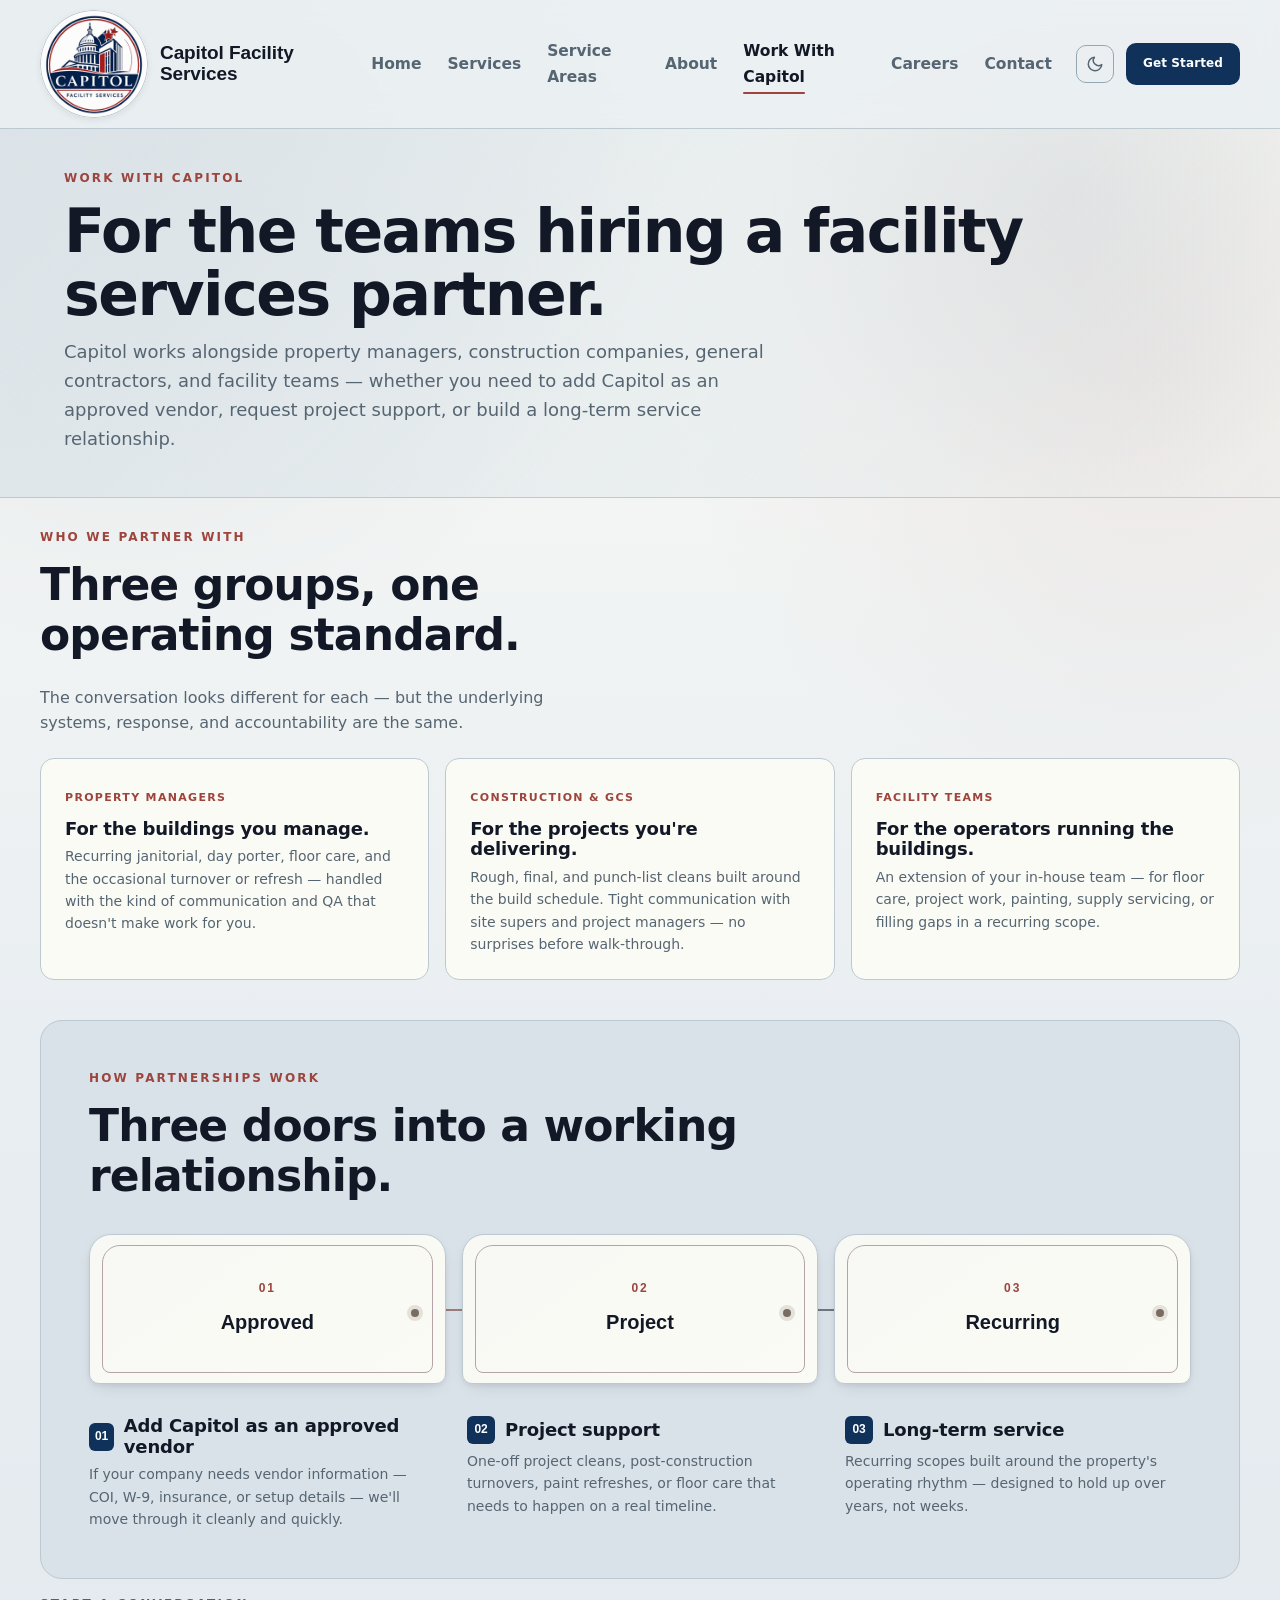
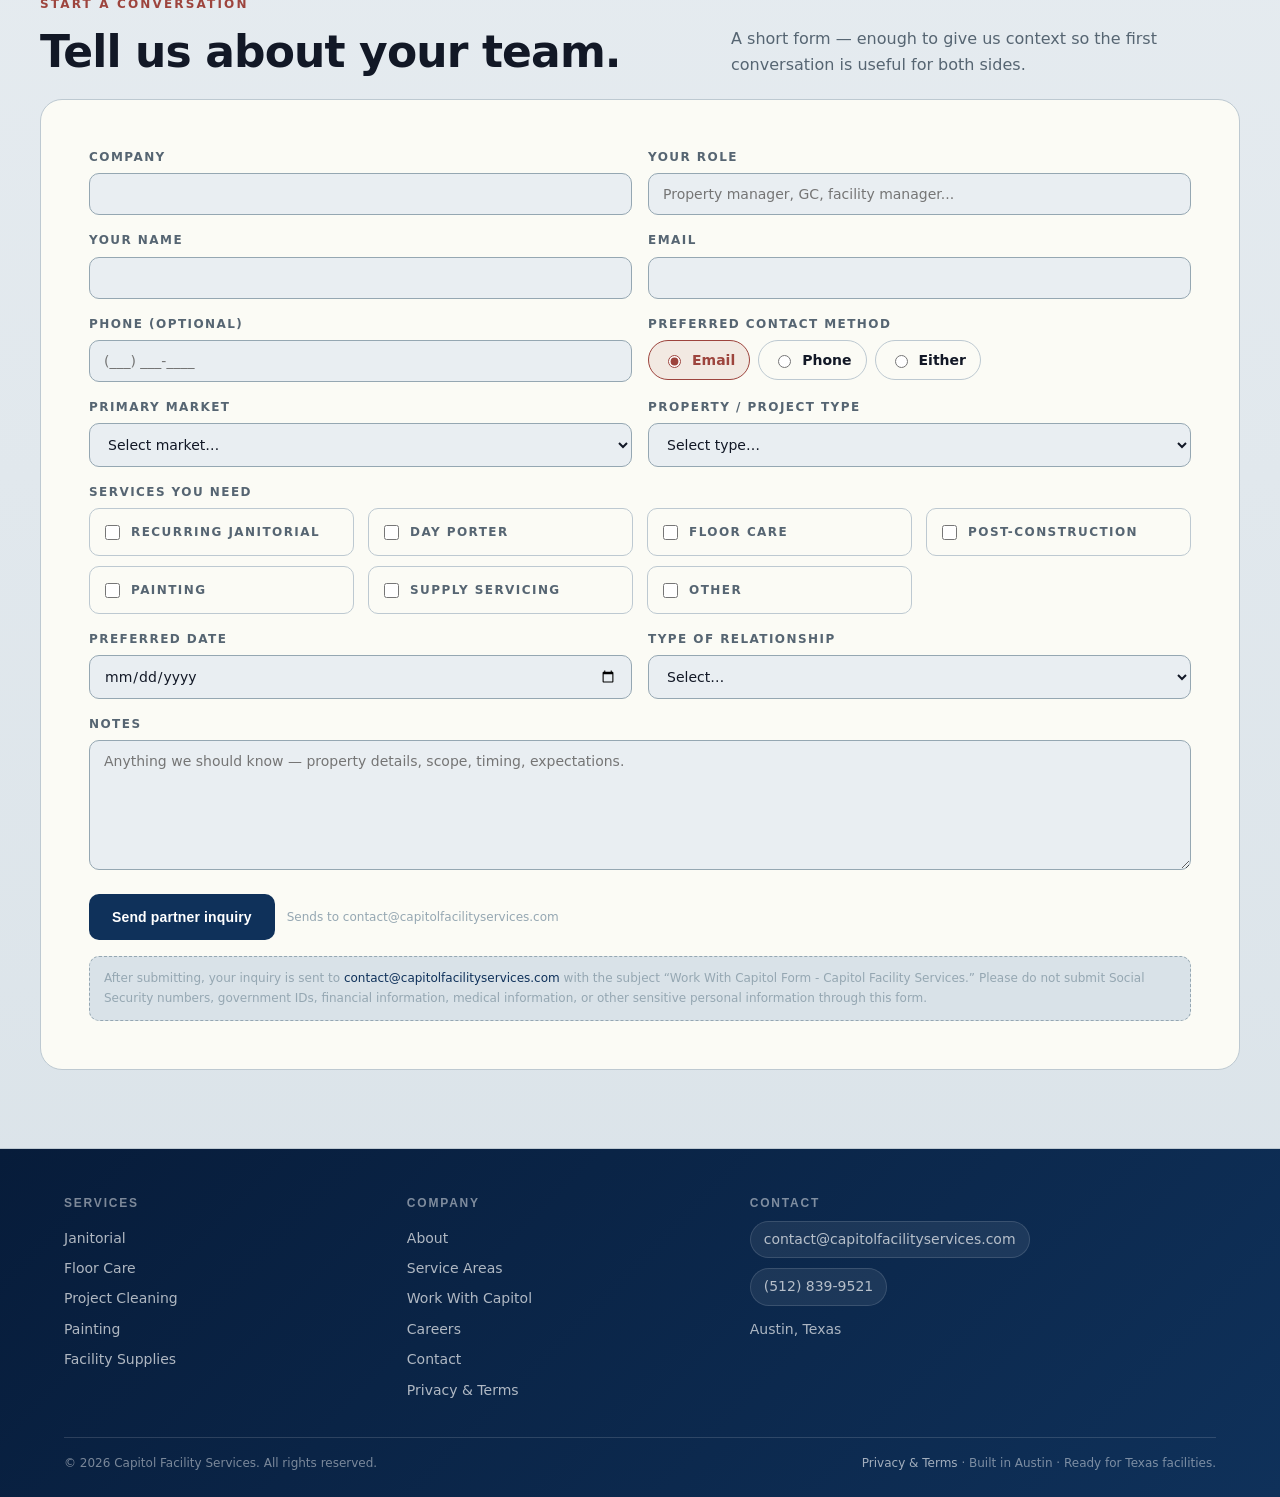
<file: partner.html>
<!doctype html>
<html lang="en" data-theme="light">
<head>
<meta charset="utf-8" />
<meta name="viewport" content="width=device-width, initial-scale=1" />
<title>Work With Capitol — Capitol Facility Services</title>
<meta name="description" content="Property managers, construction companies, and facility teams work with Capitol to add Capitol as an approved vendor, request project support, and build long-term service relationships." />
<link rel="icon" type="image/png" href="assets/img/favicon.png" />
<link rel="preconnect" href="https://api.fontshare.com" crossorigin />
<link rel="stylesheet" href="https://api.fontshare.com/v2/css?f[]=satoshi@400,500,600,700&f[]=general-sans@500,600,700&display=swap" />
<link rel="stylesheet" href="assets/css/styles.css?v=20260515-careers-email" />
</head>
<body>

<header class="site-header">
  <div class="container nav" aria-label="Primary">
    <a class="brand" href="index.html" aria-label="Capitol Facility Services home">
      <img class="brand-logo" src="assets/img/logo-animated.gif" alt="Capitol Facility Services logo" />
      <span class="brand-name"><strong>Capitol Facility Services</strong></span>
    </a>
    <nav>
      <ul class="nav-links" data-nav-links>
        <li><a href="index.html">Home</a></li>
        <li><a href="services.html">Services</a></li>
        <li><a href="service-areas.html">Service Areas</a></li>
        <li><a href="about.html">About</a></li>
        <li><a href="partner.html">Work With Capitol</a></li>
        <li><a href="careers.html">Careers</a></li>
        <li><a href="contact.html">Contact</a></li>
      </ul>
    </nav>
    <div class="nav-actions">
      <button class="theme-toggle" data-theme-toggle aria-label="Switch theme" type="button">
        <svg class="icon-moon" viewBox="0 0 24 24" fill="none" stroke="currentColor" stroke-width="2" stroke-linecap="round" stroke-linejoin="round"><path d="M21 12.79A9 9 0 1 1 11.21 3a7 7 0 0 0 9.79 9.79z"/></svg>
        <svg class="icon-sun" viewBox="0 0 24 24" fill="none" stroke="currentColor" stroke-width="2" stroke-linecap="round" stroke-linejoin="round"><circle cx="12" cy="12" r="4"/><path d="M12 2v2M12 20v2M4.93 4.93l1.41 1.41M17.66 17.66l1.41 1.41M2 12h2M20 12h2M4.93 19.07l1.41-1.41M17.66 6.34l1.41-1.41"/></svg>
      </button>
      <a class="btn btn--primary btn--sm" href="contact.html">Get Started</a>
      <button class="nav-toggle" data-nav-toggle aria-label="Open menu" aria-expanded="false" type="button">
        <svg viewBox="0 0 24 24" fill="none" stroke="currentColor" stroke-width="2" stroke-linecap="round"><path d="M3 6h18M3 12h18M3 18h18"/></svg>
      </button>
    </div>
  </div>
</header>

<main>
  <section class="page-head">
    <div class="container">
      <div class="eyebrow">Work with Capitol</div>
      <h1>For the teams hiring a facility services partner.</h1>
      <p class="lede">Capitol works alongside property managers, construction companies, general contractors, and facility teams — whether you need to add Capitol as an approved vendor, request project support, or build a long-term service relationship.</p>
    </div>
  </section>

  <!-- Audiences -->
  <section class="section container">
    <div class="section-head">
      <div>
        <div class="eyebrow">Who we partner with</div>
        <h2>Three groups, one operating standard.</h2>
      </div>
      <p>The conversation looks different for each — but the underlying systems, response, and accountability are the same.</p>
    </div>

    <div class="audience-grid">
      <div class="aud-card">
        <span class="tag">Property managers</span>
        <h4>For the buildings you manage.</h4>
        <p>Recurring janitorial, day porter, floor care, and the occasional turnover or refresh — handled with the kind of communication and QA that doesn't make work for you.</p>
      </div>
      <div class="aud-card">
        <span class="tag">Construction &amp; GCs</span>
        <h4>For the projects you're delivering.</h4>
        <p>Rough, final, and punch-list cleans built around the build schedule. Tight communication with site supers and project managers — no surprises before walk-through.</p>
      </div>
      <div class="aud-card">
        <span class="tag">Facility teams</span>
        <h4>For the operators running the buildings.</h4>
        <p>An extension of your in-house team — for floor care, project work, painting, supply servicing, or filling gaps in a recurring scope.</p>
      </div>
    </div>
  </section>

  <!-- How partnerships work -->
  <section class="section container">
    <div class="standards">
      <div class="eyebrow">How partnerships work</div>
      <h2 style="max-width: 22ch;">Three doors into a working relationship.</h2>
      <div class="doors-visual" aria-hidden="true">
        <div class="door-card door-card--one"><span>01</span><b>Approved</b></div>
        <div class="door-card door-card--two"><span>02</span><b>Project</b></div>
        <div class="door-card door-card--three"><span>03</span><b>Recurring</b></div>
      </div>
      <div class="standards-grid">
        <div class="stand-item">
          <h4><span class="num">01</span> Add Capitol as an approved vendor</h4>
          <p>If your company needs vendor information — COI, W-9, insurance, or setup details — we'll move through it cleanly and quickly.</p>
        </div>
        <div class="stand-item">
          <h4><span class="num">02</span> Project support</h4>
          <p>One-off project cleans, post-construction turnovers, paint refreshes, or floor care that needs to happen on a real timeline.</p>
        </div>
        <div class="stand-item">
          <h4><span class="num">03</span> Long-term service</h4>
          <p>Recurring scopes built around the property's operating rhythm — designed to hold up over years, not weeks.</p>
        </div>
      </div>
    </div>
  </section>

  <!-- PARTNER FORM -->
  <section class="section container">
    <div class="section-head">
      <div>
        <div class="eyebrow">Start a conversation</div>
        <h2>Tell us about your team.</h2>
      </div>
      <p style="max-width: 50ch;">A short form — enough to give us context so the first conversation is useful for both sides.</p>
    </div>

    <form id="partnerForm" class="form-card">
      <input type="hidden" name="_subject" value="Work With Capitol Form - Capitol Facility Services" />
      <input type="hidden" name="_next" value="https://capitolfacilityservices.com/thanks.html" />
      <input type="hidden" name="form_type" value="Work With Capitol Form" />
      <input type="hidden" name="source_company" value="Capitol Facility Services" />
      <input type="hidden" name="source_website" value="capitolfacilityservices.com" />
      <div class="form-row">
        <div class="form-field">
          <label for="p_company">Company</label>
          <input id="p_company" name="company" type="text" required />
        </div>
        <div class="form-field">
          <label for="p_role">Your role</label>
          <input id="p_role" name="role" type="text" placeholder="Property manager, GC, facility manager..." required />
        </div>
      </div>

      <div class="form-row">
        <div class="form-field">
          <label for="p_name">Your name</label>
          <input id="p_name" name="name" type="text" required />
        </div>
        <div class="form-field">
          <label for="p_email">Email</label>
          <input id="p_email" name="email" type="email" required />
        </div>
      </div>

      <div class="form-row">
        <div class="form-field">
          <label for="p_phone">Phone (optional)</label>
          <input id="p_phone" name="phone" type="tel" placeholder="(___) ___-____" />
        </div>
        <div class="form-field">
          <label>Preferred contact method</label>
          <div class="radio-row">
            <label><input type="radio" name="contact_method" value="Email" checked /> Email</label>
            <label><input type="radio" name="contact_method" value="Phone" /> Phone</label>
            <label><input type="radio" name="contact_method" value="Either" /> Either</label>
          </div>
        </div>
      </div>

      <div class="form-row">
        <div class="form-field">
          <label for="p_market">Primary market</label>
          <select id="p_market" name="market" required>
            <option value="">Select market…</option>
            <option>Austin metro</option>
            <option>San Antonio</option>
            <option>Waco</option>
            <option>Houston</option>
            <option>Dallas–Fort Worth</option>
            <option>Other Texas market</option>
          </select>
        </div>
        <div class="form-field">
          <label for="p_type">Property / project type</label>
          <select id="p_type" name="property_type" required>
            <option value="">Select type…</option>
            <option>Office building</option>
            <option>Commercial multi-tenant property</option>
            <option>Industrial / warehouse / production</option>
            <option>Medical facility</option>
            <option>Education facility</option>
            <option>Showroom</option>
            <option>Construction / project site</option>
            <option>Mixed / other</option>
          </select>
        </div>
      </div>

      <div class="form-field full" style="margin-bottom: var(--sp-4);">
        <label>Services you need</label>
        <div class="checkbox-grid">
          <label class="check"><input type="checkbox" name="services" value="Janitorial"/> <span>Recurring janitorial</span></label>
          <label class="check"><input type="checkbox" name="services" value="Day porter"/> <span>Day porter</span></label>
          <label class="check"><input type="checkbox" name="services" value="Floor care"/> <span>Floor care</span></label>
          <label class="check"><input type="checkbox" name="services" value="Post-construction"/> <span>Post-construction</span></label>
          <label class="check"><input type="checkbox" name="services" value="Painting"/> <span>Painting</span></label>
          <label class="check"><input type="checkbox" name="services" value="Supplies"/> <span>Supply servicing</span></label>
          <label class="check"><input type="checkbox" name="services" value="Other"/> <span>Other</span></label>
        </div>
      </div>

      <div class="form-row">
        <div class="form-field">
          <label for="p_service_date">Preferred date</label>
          <input id="p_service_date" name="preferred_date" type="date" />
        </div>
        <div class="form-field">
          <label for="p_relationship">Type of relationship</label>
          <select id="p_relationship" name="relationship">
            <option value="">Select…</option>
            <option>Add Capitol as an approved vendor</option>
            <option>Project support</option>
            <option>Long-term service</option>
            <option>Not sure yet</option>
          </select>
        </div>
      </div>

      <div class="form-field full">
        <label for="p_notes">Notes</label>
        <textarea id="p_notes" name="notes" placeholder="Anything we should know — property details, scope, timing, expectations."></textarea>
      </div>

      <div style="display:flex; gap: var(--sp-3); margin-top: var(--sp-5); align-items:center; flex-wrap:wrap;">
        <button type="submit" class="btn btn--primary">Send partner inquiry</button>
        <span style="font-size: var(--fs-xs); color: var(--text-faint);">Sends to contact@capitolfacilityservices.com</span>
      </div>

      <div class="form-note">After submitting, your inquiry is sent to <a href="mailto:contact@capitolfacilityservices.com">contact@capitolfacilityservices.com</a> with the subject “Work With Capitol Form - Capitol Facility Services.” Please do not submit Social Security numbers, government IDs, financial information, medical information, or other sensitive personal information through this form.</div>
    </form>
  </section>
</main>

<footer class="site-footer">
  <div class="container">
    <div class="foot-grid">
      <div>
        <h5>Services</h5>
        <a href="services.html#janitorial">Janitorial</a>
        <a href="services.html#floor-care">Floor Care</a>
        <a href="services.html#project">Project Cleaning</a>
        <a href="services.html#painting">Painting</a>
        <a href="services.html#supplies">Facility Supplies</a>
      </div>
      <div>
        <h5>Company</h5>
        <a href="about.html">About</a>
        <a href="service-areas.html">Service Areas</a>
        <a href="partner.html">Work With Capitol</a>
        <a href="careers.html">Careers</a>
        <a href="contact.html">Contact</a>
        <a href="privacy-terms.html">Privacy &amp; Terms</a>
      </div>
      <div>
        <h5>Contact</h5>
        <a href="mailto:contact@capitolfacilityservices.com">contact@capitolfacilityservices.com</a>
        <a href="tel:+15128399521">(512) 839-9521</a>
        <p style="color:var(--text-muted); font-size:14px; margin:8px 0 0;">Austin, Texas</p>
      </div>
    </div>
    <div class="foot-meta">
      <span>© <span data-year></span> Capitol Facility Services. All rights reserved.</span>
      <span><a href="privacy-terms.html">Privacy &amp; Terms</a> · Built in Austin · Ready for Texas facilities.</span>
    </div>
  </div>
</footer>

<div class="mobile-leadbar" aria-label="Quick contact options">
  <a href="mailto:contact@capitolfacilityservices.com">Email Capitol</a>
  <a href="contact.html">Request Walkthrough</a>
</div>

<script src="assets/js/site.js"></script>

<script>
document.getElementById('partnerForm').addEventListener('submit', function(e) {
  e.preventDefault();
  const data = {};
  new FormData(this).forEach(function(value, key) {
    if (data[key]) {
      data[key] = data[key] + ', ' + value;
    } else {
      data[key] = value;
    }
  });
  fetch('https://hook.us2.make.com/6p747wrv49nhfjepsatwlk7ugac8ontj', {
    method: 'POST',
    headers: { 'Content-Type': 'application/json' },
    body: JSON.stringify(data)
  }).then(() => {
    window.location.href = 'https://capitolfacilityservices.com/thanks.html';
  });
});
</script>

<script data-pplx-inline-edit>
(function () {
  if (window === window.top) return;

  const allowedParentOrigins = ["https://www.perplexity.ai","https://perplexity.ai","https://testing.perplexity.ai","https://staging.perplexity.ai","https://*.preview.i.perplexity.ai","http://localhost:3000","http://127.0.0.1:3000","http://localhost:5173","http://127.0.0.1:5173"];
  const MAX_FONT_BYTES = 500 * 1024;
  const MAX_TOTAL_FONT_BYTES = 2 * 1024 * 1024;
  let scrollForwarding = false;
  let scrollRaf = 0;
  let trustedTopOrigin = null;

  // Allow entries like "https://*.preview.i.perplexity.ai" — the wildcard
  // matches a single DNS label (no dots), so "https://*.foo" cannot stretch
  // across multiple labels.
  function matchesAllowedOrigin(origin) {
    if (!origin) return false;
    for (const entry of allowedParentOrigins) {
      if (!entry.includes("*")) {
        if (entry === origin) return true;
        continue;
      }
      const pattern = new RegExp(
        "^" +
          entry.replace(/[.+?^${}()|[\]\\]/g, "\\$&").replace(/\*/g, "[^.]+") +
          "$",
      );
      if (pattern.test(origin)) return true;
    }
    return false;
  }

  // Trust decision: when the sender is same-origin-visible (event.origin is a
  // real origin like https://www.perplexity.ai) we trust event.origin directly.
  // When event.origin is "null" (opaque broker srcdoc), we fall back to the
  // broker's stamped `parentOrigin` to identify the top window. The fallback
  // is claim-only — we rely on the browser's native `targetOrigin` enforcement
  // on the response path (see postToTrustedTop) to ensure replies can't be
  // delivered to anyone but the actual top window of that claimed origin.
  function getTrustedParentOrigin(event) {
    const forwardedParentOrigin =
      typeof event.data.parentOrigin === "string" ? event.data.parentOrigin : null;
    const parentOrigin = event.origin === "null" ? forwardedParentOrigin : event.origin;
    return matchesAllowedOrigin(parentOrigin) ? parentOrigin : null;
  }

  // All responses go to window.top with targetOrigin = the allowlisted origin.
  // An attacker that iframes us inside their own null-origin broker can claim
  // any parentOrigin they like, but the browser will drop the reply whenever
  // the real top's origin doesn't match — so the screenshot never leaves.
  function postToTrustedTop(message) {
    if (!trustedTopOrigin) return;
    try {
      window.top.postMessage(message, trustedTopOrigin);
    } catch (_error) {}
  }

  function inlineAll(original, clone) {
    if (original.nodeType !== 1 || clone.nodeType !== 1) return;

    try {
      const computedStyle = getComputedStyle(original);
      // cssText on a computed style is the serialized declaration in modern
      // Chromium/Safari — a single read beats enumerating ~400 longhand
      // properties. Firefox returns "" here, so we fall back on empty.
      const serialized = computedStyle.cssText;
      if (serialized) {
        clone.style.cssText = serialized;
      } else {
        const parts = new Array(computedStyle.length);
        for (let index = 0; index < computedStyle.length; index += 1) {
          const property = computedStyle[index];
          parts[index] = `${property}:${computedStyle.getPropertyValue(property)};`;
        }
        clone.style.cssText = parts.join("");
      }
    } catch (_error) {}

    const originalChildren = original.children;
    const clonedChildren = clone.children;
    for (
      let index = 0;
      index < originalChildren.length && index < clonedChildren.length;
      index += 1
    ) {
      inlineAll(originalChildren[index], clonedChildren[index]);
    }
  }

  function extractFontUrl(srcValue) {
    const matches = [
      ...srcValue.matchAll(
        /url\(["']?([^"')]+)["']?\)(?:\s*format\(["']?([^"')]+)["']?\))?/gi,
      ),
    ];
    if (matches.length === 0) return null;
    const woff2 = matches.find((m) => m[2] && m[2].toLowerCase().includes("woff2"));
    if (woff2) return woff2[1];
    const woff = matches.find((m) => m[2] && m[2].toLowerCase().includes("woff"));
    if (woff) return woff[1];
    return matches[0][1];
  }

  // Cache resolved font URL -> data URI across captures. Fonts on a page
  // essentially never change, and a batch run emits multiple captures back to
  // back — without this we'd refetch + re-base64 every time.
  const fontDataUriCache = new Map();
  const SRC_DECLARATION_RE = /src\s*:\s*[^;}]+/i;

  async function fetchAsDataUri(url) {
    if (fontDataUriCache.has(url)) return fontDataUriCache.get(url);
    let dataUri = null;
    try {
      const response = await fetch(url, { mode: "cors", credentials: "omit" });
      if (response.ok) {
        const blob = await response.blob();
        if (blob.size <= MAX_FONT_BYTES) {
          dataUri = await new Promise((resolve) => {
            const reader = new FileReader();
            reader.onloadend = () =>
              resolve(typeof reader.result === "string" ? reader.result : null);
            reader.onerror = () => resolve(null);
            reader.readAsDataURL(blob);
          });
        }
      }
    } catch (_error) {
      dataUri = null;
    }
    fontDataUriCache.set(url, dataUri);
    return dataUri;
  }

  function collectFontFaceRuleTexts() {
    const rules = [];
    for (const sheet of document.styleSheets) {
      let cssRules;
      try {
        cssRules = sheet.cssRules;
      } catch (_error) {
        continue;
      }
      if (!cssRules) continue;
      for (const rule of cssRules) {
        const cssText = rule.cssText || "";
        if (cssText.startsWith("@font-face")) rules.push(cssText);
      }
    }
    return rules;
  }

  async function buildInlinedFontCss() {
    const ruleTexts = collectFontFaceRuleTexts();
    if (ruleTexts.length === 0) return null;

    const resolved = ruleTexts.map((cssText) => {
      if (!SRC_DECLARATION_RE.test(cssText)) return null;
      const srcMatch = cssText.match(/src\s*:\s*([^;}]+)[;}]/i);
      if (!srcMatch) return null;
      const url = extractFontUrl(srcMatch[1]);
      if (!url) return null;
      try {
        return { cssText, url: new URL(url, document.baseURI).href };
      } catch (_error) {
        return null;
      }
    });

    const dataUris = await Promise.all(
      resolved.map((entry) => (entry ? fetchAsDataUri(entry.url) : Promise.resolve(null))),
    );

    const inlined = [];
    let totalBytes = 0;
    for (let index = 0; index < resolved.length; index += 1) {
      const entry = resolved[index];
      const dataUri = dataUris[index];
      if (!entry || !dataUri) continue;
      const approxBytes = dataUri.length * 0.75;
      if (totalBytes + approxBytes > MAX_TOTAL_FONT_BYTES) break;
      totalBytes += approxBytes;
      inlined.push(entry.cssText.replace(SRC_DECLARATION_RE, `src: url("${dataUri}")`));
    }
    return inlined.length > 0 ? inlined.join("\n") : null;
  }

  function stripExternal(clone) {
    const images = clone.querySelectorAll("img");
    for (let index = 0; index < images.length; index += 1) {
      const src = images[index].getAttribute("src");
      if (src && !src.startsWith("data:")) images[index].removeAttribute("src");
    }

    const elements = clone.querySelectorAll("*");
    for (let index = 0; index < elements.length; index += 1) {
      const style = elements[index].style.cssText;
      if (style && style.includes("url(")) {
        elements[index].style.cssText = style.replace(
          /url\(["']?(?!data:)[^)"']*["']?\)/gi,
          "none",
        );
      }
    }
  }

  function emitScroll() {
    scrollRaf = 0;
    if (!scrollForwarding) return;
    postToTrustedTop({
      type: "INLINE_EDIT_SCROLL",
      scrollX: window.scrollX,
      scrollY: window.scrollY,
    });
  }

  window.addEventListener(
    "scroll",
    function () {
      if (!scrollForwarding || scrollRaf) return;
      scrollRaf = requestAnimationFrame(emitScroll);
    },
    { passive: true, capture: true },
  );

  async function handleCaptureRequest(event) {
    const requestId = event.data.requestId;
    const scrollX = window.scrollX;
    const scrollY = window.scrollY;
    const width = window.innerWidth;
    const height = window.innerHeight;

    function postResult(dataUrl) {
      postToTrustedTop({
        type: "INLINE_EDIT_SCREENSHOT_RESULT",
        requestId,
        dataUrl,
        scrollX,
        scrollY,
      });
    }

    try {
      // Wait for any pending web fonts to resolve so both inline metrics and
      // the @font-face inlining below see the same loaded faces.
      if (document.fonts && document.fonts.ready) {
        try {
          await document.fonts.ready;
        } catch (_error) {}
      }

      const clone = document.documentElement.cloneNode(true);
      inlineAll(document.documentElement, clone);

      const removedNodes = clone.querySelectorAll("script,link[rel=\"stylesheet\"],style");
      for (let index = 0; index < removedNodes.length; index += 1) {
        removedNodes[index].remove();
      }

      stripExternal(clone);

      // Re-embed web fonts as data-URI @font-face rules so the SVG rasterizer
      // can resolve them — external font URLs aren't fetched during
      // foreignObject rendering, which would otherwise force a fallback face
      // and change text metrics.
      const inlinedFontCss = await buildInlinedFontCss();
      if (inlinedFontCss) {
        const styleEl = document.createElement("style");
        styleEl.textContent = inlinedFontCss;
        const head = clone.querySelector("head");
        if (head) head.appendChild(styleEl);
        else clone.insertBefore(styleEl, clone.firstChild);
      }

      const html = new XMLSerializer().serializeToString(clone);
      const svg =
        `<svg xmlns="http://www.w3.org/2000/svg" width="${width}" height="${height}">` +
        '<foreignObject width="100%" height="100%">' +
        `<div xmlns="http://www.w3.org/1999/xhtml" style="width:${width}px;height:${height}px;overflow:hidden">` +
        `<div style="transform:translate(-${scrollX}px,-${scrollY}px);transform-origin:top left">` +
        html +
        "</div></div></foreignObject></svg>";
      const svgUrl = `data:image/svg+xml;charset=utf-8,${encodeURIComponent(svg)}`;
      const image = new Image();
      image.onload = function () {
        const canvas = document.createElement("canvas");
        canvas.width = width;
        canvas.height = height;
        canvas.getContext("2d").drawImage(image, 0, 0);
        postResult(canvas.toDataURL("image/png"));
      };
      image.onerror = function () {
        postResult(null);
      };
      image.src = svgUrl;
    } catch (_error) {
      postResult(null);
    }
  }

  window.addEventListener("message", function (event) {
    if (!event.data) return;
    // Only accept messages from the direct parent frame. Blocks sibling /
    // unrelated-window postMessage senders that could otherwise reach us.
    if (event.source !== window.parent) return;

    const trustedParentOrigin = getTrustedParentOrigin(event);
    if (!trustedParentOrigin) return;
    trustedTopOrigin = trustedParentOrigin;

    if (event.data.type === "INLINE_EDIT_SCROLL_START") {
      scrollForwarding = true;
      emitScroll();
      return;
    }

    if (event.data.type === "INLINE_EDIT_SCROLL_STOP") {
      scrollForwarding = false;
      if (scrollRaf) cancelAnimationFrame(scrollRaf);
      scrollRaf = 0;
      return;
    }

    if (event.data.type !== "INLINE_EDIT_CAPTURE_REQUEST") return;

    handleCaptureRequest(event);
  });
})();


</script></body>
</html>
</file>
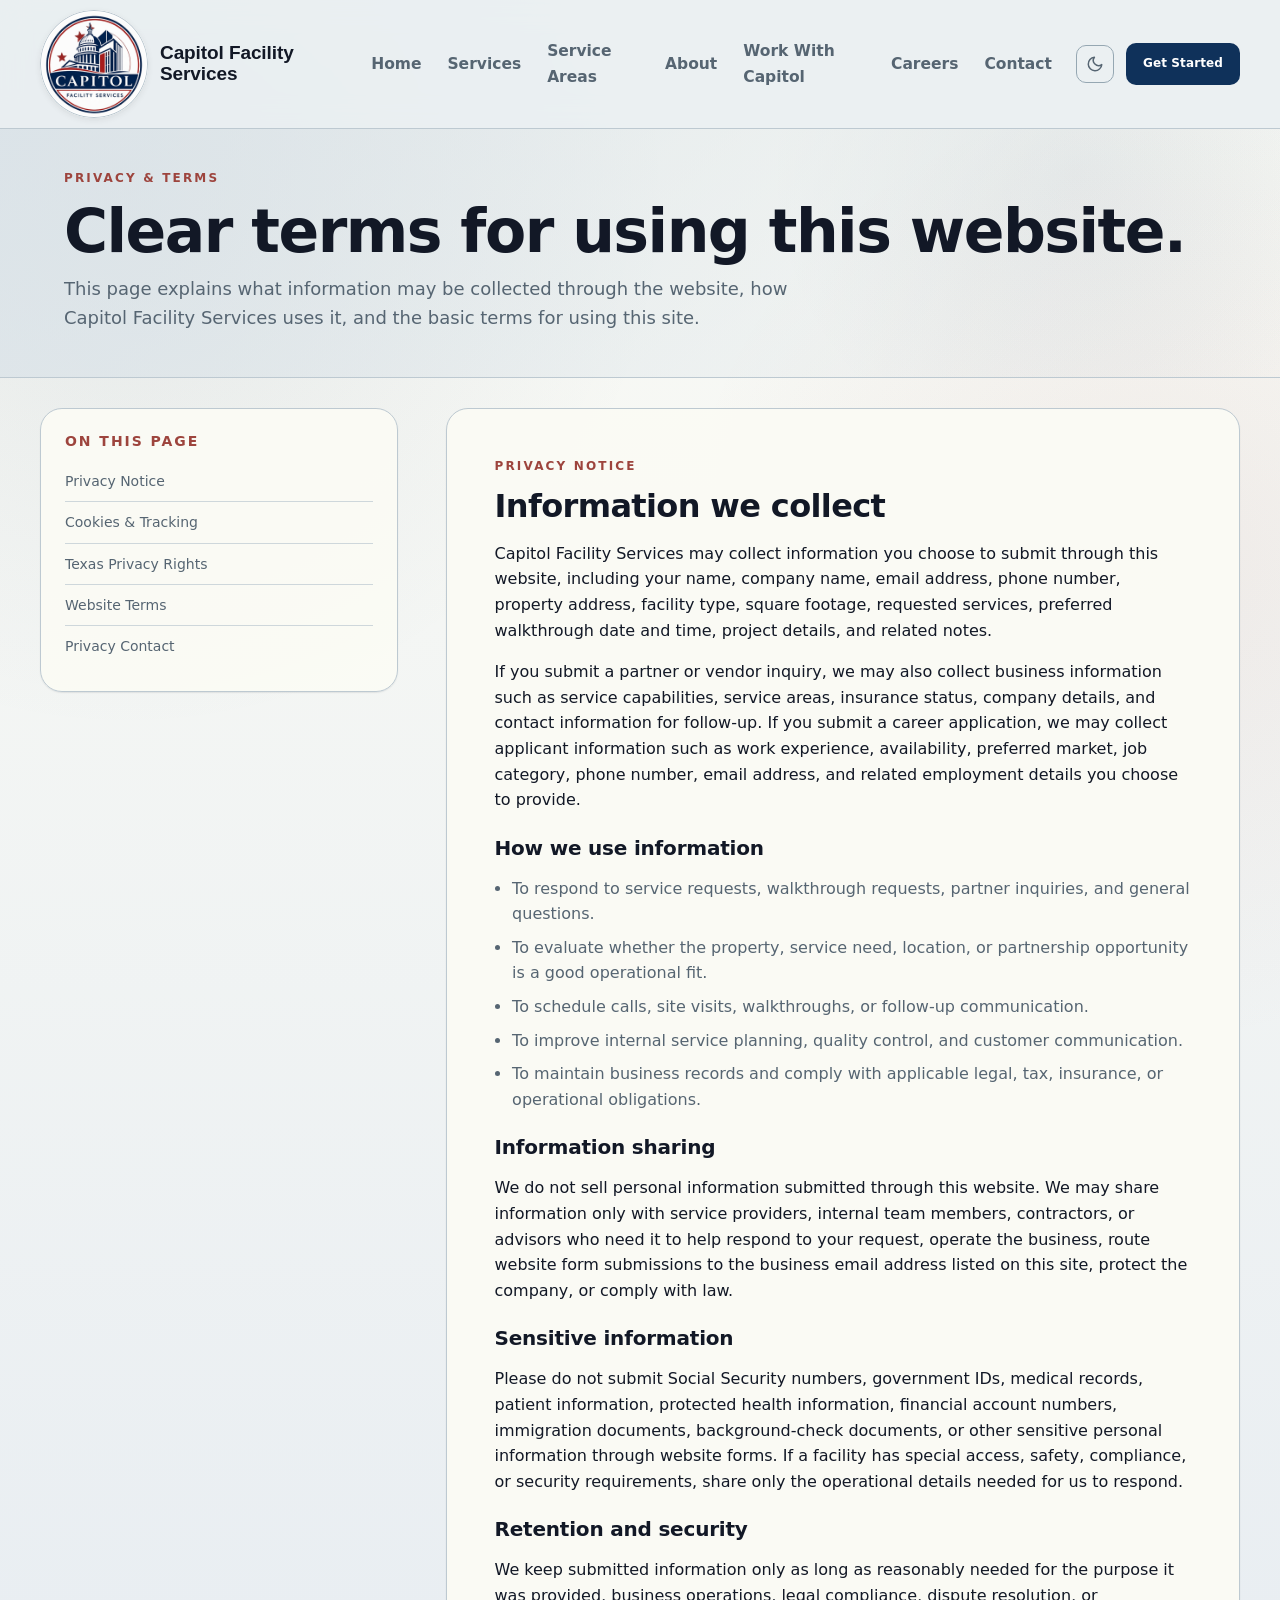
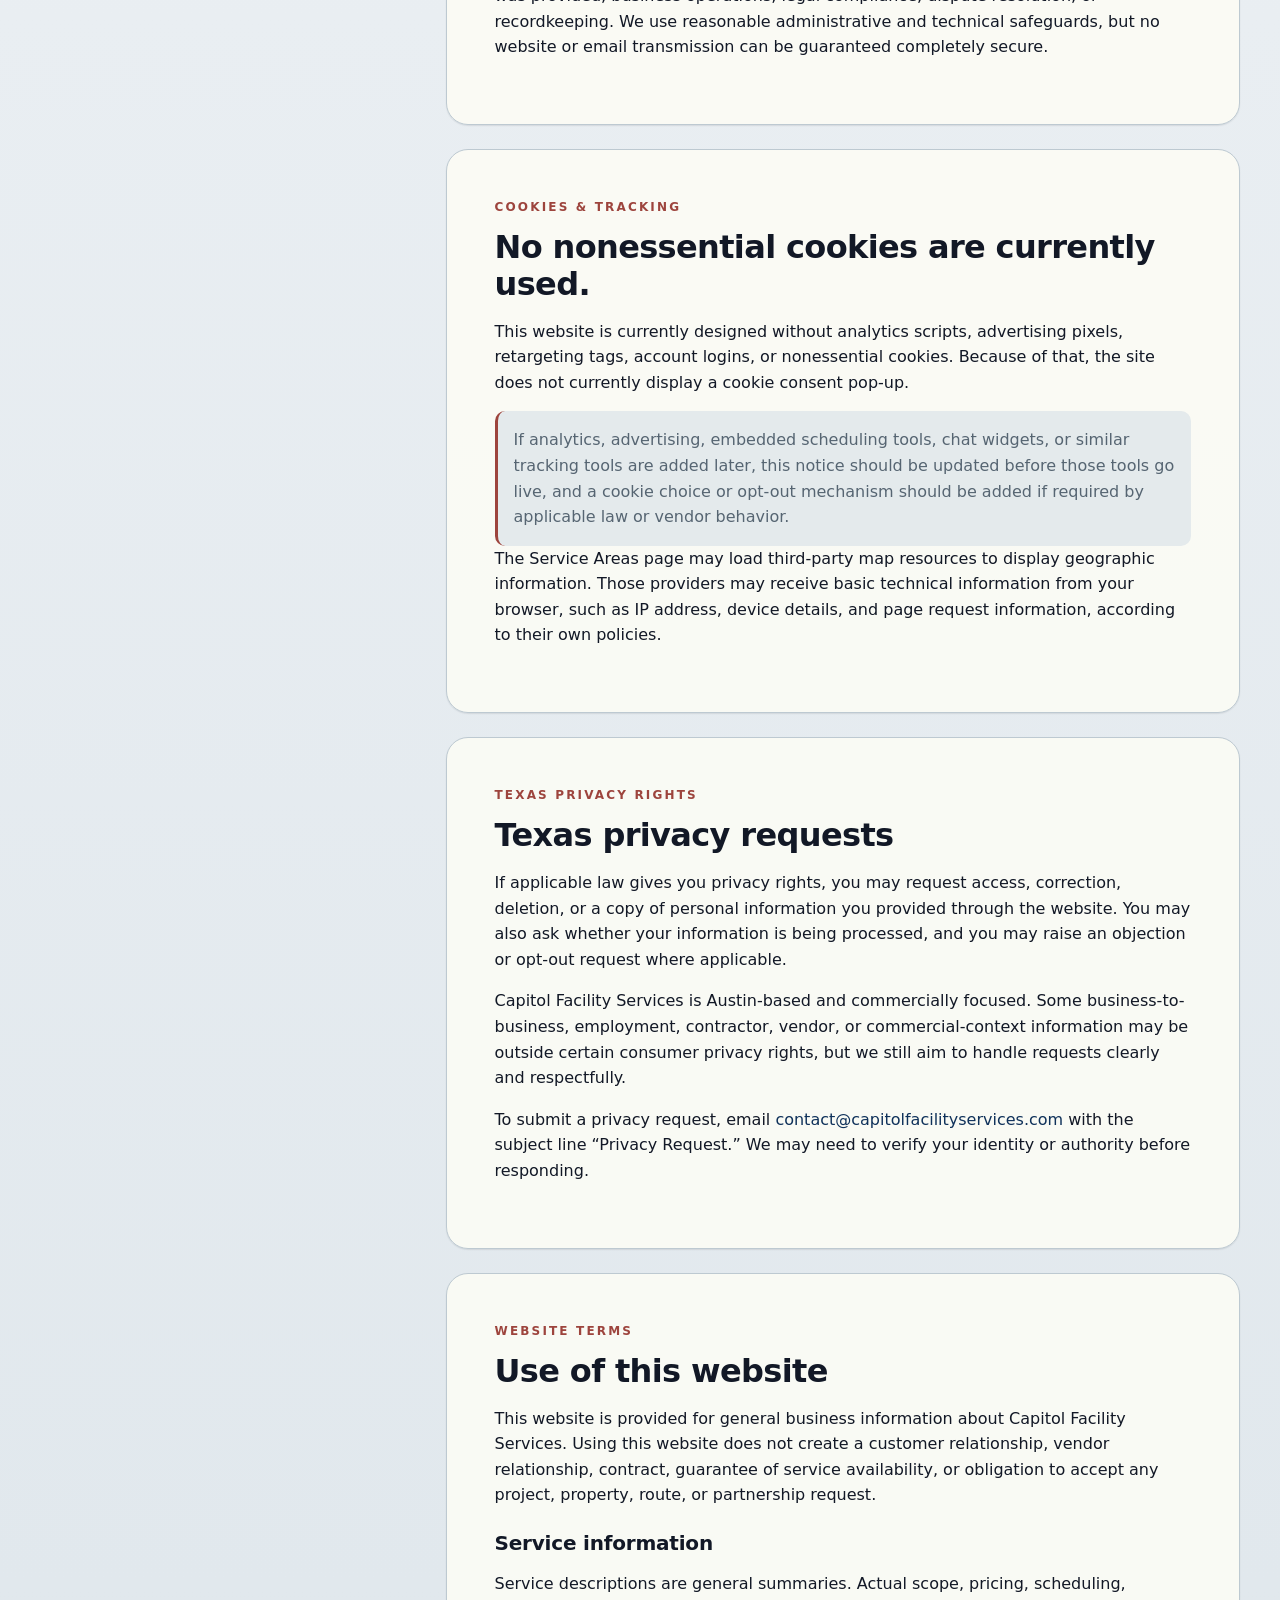
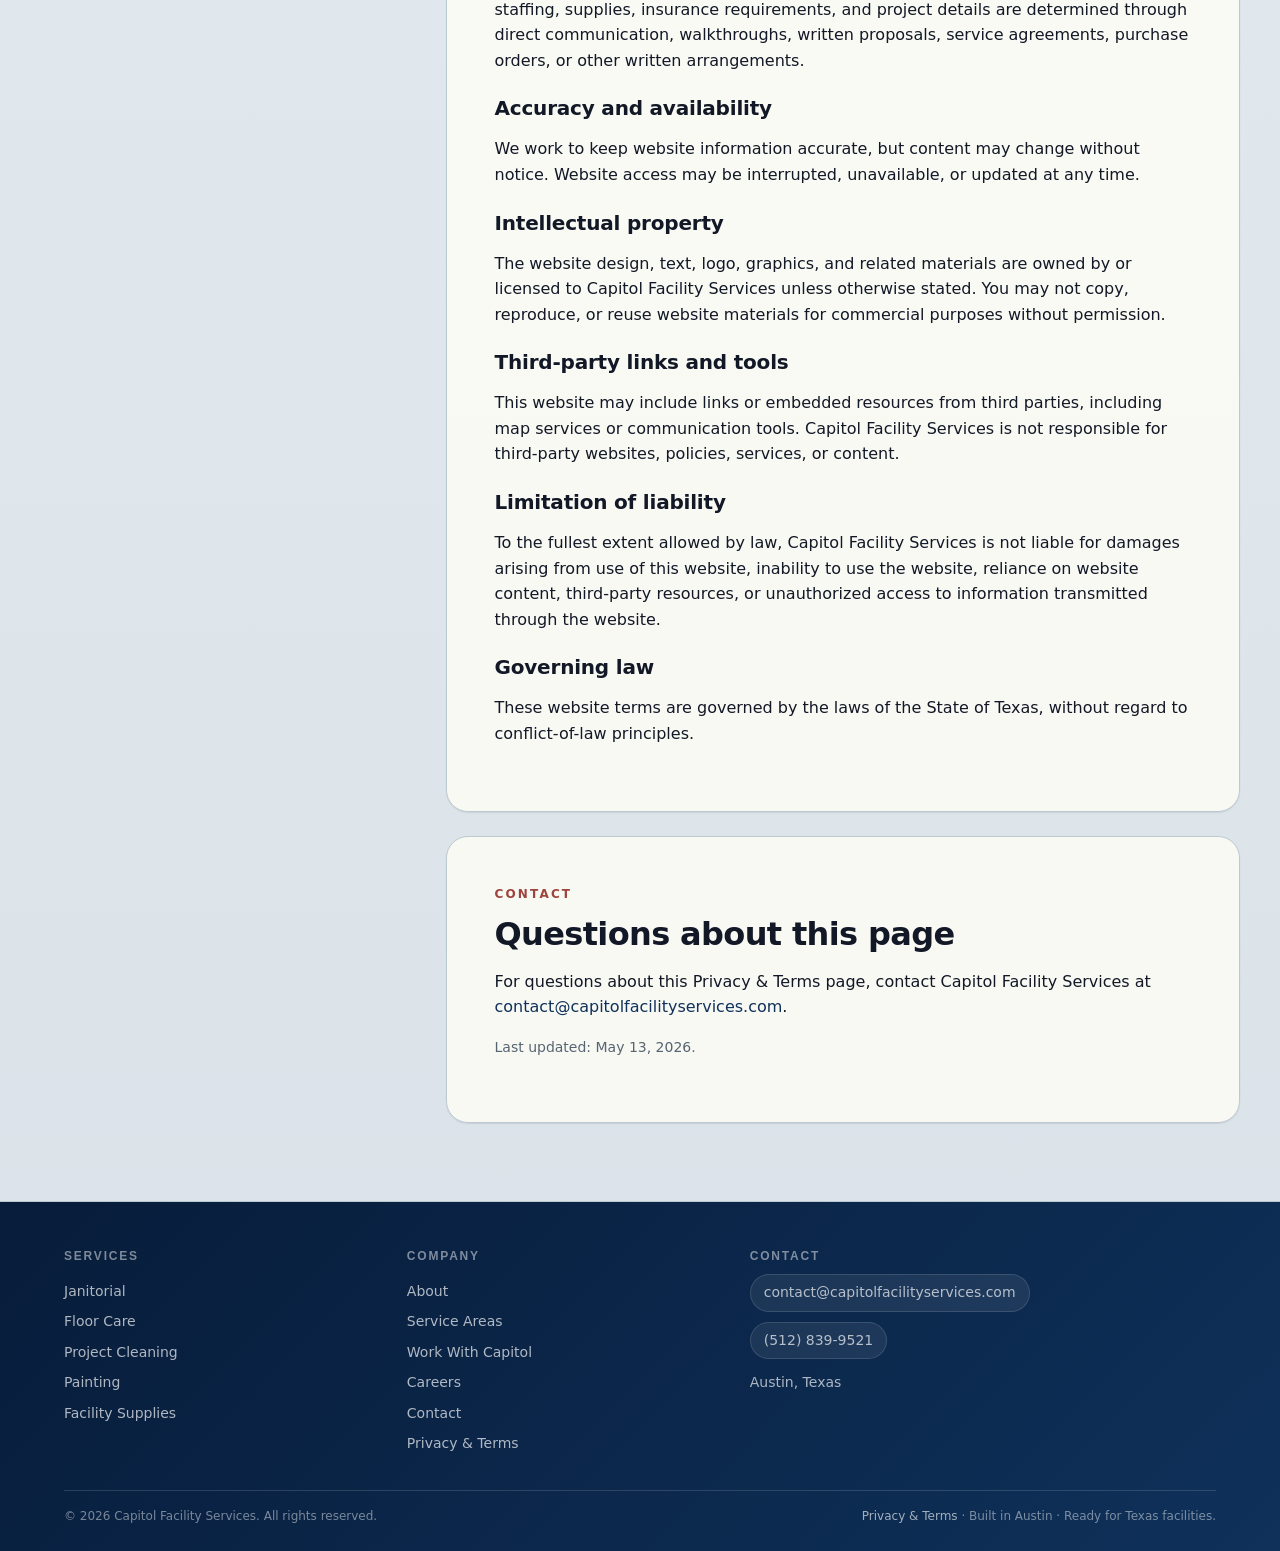
<file: privacy-terms.html>
<!doctype html>
<html lang="en" data-theme="light">
<head>
<meta charset="utf-8" />
<meta name="viewport" content="width=device-width, initial-scale=1" />
<title>Privacy & Terms — Capitol Facility Services</title>
<meta name="description" content="Privacy notice, cookie disclosure, and website terms for Capitol Facility Services." />
<link rel="icon" type="image/png" href="assets/img/favicon.png" />
<link rel="preconnect" href="https://api.fontshare.com" crossorigin />
<link rel="stylesheet" href="https://api.fontshare.com/v2/css?f[]=satoshi@400,500,600,700&f[]=general-sans@500,600,700&display=swap" />
<link rel="stylesheet" href="assets/css/styles.css?v=20260515-careers-email" />
</head>
<body>

<header class="site-header">
  <div class="container nav" aria-label="Primary">
    <a class="brand" href="index.html" aria-label="Capitol Facility Services home">
      <img class="brand-logo" src="assets/img/logo-animated.gif" alt="Capitol Facility Services logo" />
      <span class="brand-name"><strong>Capitol Facility Services</strong></span>
    </a>
    <nav>
      <ul class="nav-links" data-nav-links>
        <li><a href="index.html">Home</a></li>
        <li><a href="services.html">Services</a></li>
        <li><a href="service-areas.html">Service Areas</a></li>
        <li><a href="about.html">About</a></li>
        <li><a href="partner.html">Work With Capitol</a></li>
        <li><a href="careers.html">Careers</a></li>
        <li><a href="contact.html">Contact</a></li>
      </ul>
    </nav>
    <div class="nav-actions">
      <button class="theme-toggle" data-theme-toggle aria-label="Switch theme" type="button">
        <svg class="icon-moon" viewBox="0 0 24 24" fill="none" stroke="currentColor" stroke-width="2" stroke-linecap="round" stroke-linejoin="round"><path d="M21 12.79A9 9 0 1 1 11.21 3a7 7 0 0 0 9.79 9.79z"/></svg>
        <svg class="icon-sun" viewBox="0 0 24 24" fill="none" stroke="currentColor" stroke-width="2" stroke-linecap="round" stroke-linejoin="round"><circle cx="12" cy="12" r="4"/><path d="M12 2v2M12 20v2M4.93 4.93l1.41 1.41M17.66 17.66l1.41 1.41M2 12h2M20 12h2M4.93 19.07l1.41-1.41M17.66 6.34l1.41-1.41"/></svg>
      </button>
      <a class="btn btn--primary btn--sm" href="contact.html">Get Started</a>
      <button class="nav-toggle" data-nav-toggle aria-label="Open menu" aria-expanded="false" type="button">
        <svg viewBox="0 0 24 24" fill="none" stroke="currentColor" stroke-width="2" stroke-linecap="round"><path d="M3 6h18M3 12h18M3 18h18"/></svg>
      </button>
    </div>
  </div>
</header>

<main>
  <section class="page-head">
    <div class="container">
      <div class="eyebrow">Privacy &amp; Terms</div>
      <h1>Clear terms for using this website.</h1>
      <p class="lede">This page explains what information may be collected through the website, how Capitol Facility Services uses it, and the basic terms for using this site.</p>
    </div>
  </section>

  <section class="section container">
    <div class="policy-layout">
      <aside class="policy-nav" aria-label="Privacy and terms sections">
        <h3>On this page</h3>
        <a href="#privacy">Privacy Notice</a>
        <a href="#cookies">Cookies &amp; Tracking</a>
        <a href="#texas">Texas Privacy Rights</a>
        <a href="#terms">Website Terms</a>
        <a href="#contact-privacy">Privacy Contact</a>
      </aside>

      <div class="policy-content">
        <article id="privacy" class="policy-card">
          <div class="eyebrow">Privacy notice</div>
          <h2>Information we collect</h2>
          <p>Capitol Facility Services may collect information you choose to submit through this website, including your name, company name, email address, phone number, property address, facility type, square footage, requested services, preferred walkthrough date and time, project details, and related notes.</p>
          <p>If you submit a partner or vendor inquiry, we may also collect business information such as service capabilities, service areas, insurance status, company details, and contact information for follow-up. If you submit a career application, we may collect applicant information such as work experience, availability, preferred market, job category, phone number, email address, and related employment details you choose to provide.</p>

          <h3>How we use information</h3>
          <ul>
            <li>To respond to service requests, walkthrough requests, partner inquiries, and general questions.</li>
            <li>To evaluate whether the property, service need, location, or partnership opportunity is a good operational fit.</li>
            <li>To schedule calls, site visits, walkthroughs, or follow-up communication.</li>
            <li>To improve internal service planning, quality control, and customer communication.</li>
            <li>To maintain business records and comply with applicable legal, tax, insurance, or operational obligations.</li>
          </ul>

          <h3>Information sharing</h3>
          <p>We do not sell personal information submitted through this website. We may share information only with service providers, internal team members, contractors, or advisors who need it to help respond to your request, operate the business, route website form submissions to the business email address listed on this site, protect the company, or comply with law.</p>

          <h3>Sensitive information</h3>
          <p>Please do not submit Social Security numbers, government IDs, medical records, patient information, protected health information, financial account numbers, immigration documents, background-check documents, or other sensitive personal information through website forms. If a facility has special access, safety, compliance, or security requirements, share only the operational details needed for us to respond.</p>

          <h3>Retention and security</h3>
          <p>We keep submitted information only as long as reasonably needed for the purpose it was provided, business operations, legal compliance, dispute resolution, or recordkeeping. We use reasonable administrative and technical safeguards, but no website or email transmission can be guaranteed completely secure.</p>
        </article>

        <article id="cookies" class="policy-card">
          <div class="eyebrow">Cookies &amp; tracking</div>
          <h2>No nonessential cookies are currently used.</h2>
          <p>This website is currently designed without analytics scripts, advertising pixels, retargeting tags, account logins, or nonessential cookies. Because of that, the site does not currently display a cookie consent pop-up.</p>
          <div class="policy-note">
            If analytics, advertising, embedded scheduling tools, chat widgets, or similar tracking tools are added later, this notice should be updated before those tools go live, and a cookie choice or opt-out mechanism should be added if required by applicable law or vendor behavior.
          </div>
          <p>The Service Areas page may load third-party map resources to display geographic information. Those providers may receive basic technical information from your browser, such as IP address, device details, and page request information, according to their own policies.</p>
        </article>

        <article id="texas" class="policy-card">
          <div class="eyebrow">Texas privacy rights</div>
          <h2>Texas privacy requests</h2>
          <p>If applicable law gives you privacy rights, you may request access, correction, deletion, or a copy of personal information you provided through the website. You may also ask whether your information is being processed, and you may raise an objection or opt-out request where applicable.</p>
          <p>Capitol Facility Services is Austin-based and commercially focused. Some business-to-business, employment, contractor, vendor, or commercial-context information may be outside certain consumer privacy rights, but we still aim to handle requests clearly and respectfully.</p>
          <p>To submit a privacy request, email <a href="mailto:contact@capitolfacilityservices.com">contact@capitolfacilityservices.com</a> with the subject line “Privacy Request.” We may need to verify your identity or authority before responding.</p>
        </article>

        <article id="terms" class="policy-card">
          <div class="eyebrow">Website terms</div>
          <h2>Use of this website</h2>
          <p>This website is provided for general business information about Capitol Facility Services. Using this website does not create a customer relationship, vendor relationship, contract, guarantee of service availability, or obligation to accept any project, property, route, or partnership request.</p>

          <h3>Service information</h3>
          <p>Service descriptions are general summaries. Actual scope, pricing, scheduling, staffing, supplies, insurance requirements, and project details are determined through direct communication, walkthroughs, written proposals, service agreements, purchase orders, or other written arrangements.</p>

          <h3>Accuracy and availability</h3>
          <p>We work to keep website information accurate, but content may change without notice. Website access may be interrupted, unavailable, or updated at any time.</p>

          <h3>Intellectual property</h3>
          <p>The website design, text, logo, graphics, and related materials are owned by or licensed to Capitol Facility Services unless otherwise stated. You may not copy, reproduce, or reuse website materials for commercial purposes without permission.</p>

          <h3>Third-party links and tools</h3>
          <p>This website may include links or embedded resources from third parties, including map services or communication tools. Capitol Facility Services is not responsible for third-party websites, policies, services, or content.</p>

          <h3>Limitation of liability</h3>
          <p>To the fullest extent allowed by law, Capitol Facility Services is not liable for damages arising from use of this website, inability to use the website, reliance on website content, third-party resources, or unauthorized access to information transmitted through the website.</p>

          <h3>Governing law</h3>
          <p>These website terms are governed by the laws of the State of Texas, without regard to conflict-of-law principles.</p>
        </article>

        <article id="contact-privacy" class="policy-card">
          <div class="eyebrow">Contact</div>
          <h2>Questions about this page</h2>
          <p>For questions about this Privacy &amp; Terms page, contact Capitol Facility Services at <a href="mailto:contact@capitolfacilityservices.com">contact@capitolfacilityservices.com</a>.</p>
          <p style="color:var(--text-muted); font-size:var(--fs-sm);">Last updated: May 13, 2026.</p>
        </article>
      </div>
    </div>
  </section>
</main>

<footer class="site-footer">
  <div class="container">
    <div class="foot-grid">
      <div>
        <h5>Services</h5>
        <a href="services.html#janitorial">Janitorial</a>
        <a href="services.html#floor-care">Floor Care</a>
        <a href="services.html#project">Project Cleaning</a>
        <a href="services.html#painting">Painting</a>
        <a href="services.html#supplies">Facility Supplies</a>
      </div>
      <div>
        <h5>Company</h5>
        <a href="about.html">About</a>
        <a href="service-areas.html">Service Areas</a>
        <a href="partner.html">Work With Capitol</a>
        <a href="careers.html">Careers</a>
        <a href="contact.html">Contact</a>
        <a href="privacy-terms.html">Privacy &amp; Terms</a>
      </div>
      <div>
        <h5>Contact</h5>
        <a href="mailto:contact@capitolfacilityservices.com">contact@capitolfacilityservices.com</a>
        <a href="tel:+15128399521">(512) 839-9521</a>
        <p style="color:var(--text-muted); font-size:14px; margin:8px 0 0;">Austin, Texas</p>
      </div>
    </div>
    <div class="foot-meta">
      <span>© <span data-year></span> Capitol Facility Services. All rights reserved.</span>
      <span><a href="privacy-terms.html">Privacy &amp; Terms</a> · Built in Austin · Ready for Texas facilities.</span>
    </div>
  </div>
</footer>

<div class="mobile-leadbar" aria-label="Quick contact options">
  <a href="mailto:contact@capitolfacilityservices.com">Email Capitol</a>
  <a href="contact.html">Request Walkthrough</a>
</div>

<script src="assets/js/site.js"></script>
<script data-pplx-inline-edit>
(function () {
  if (window === window.top) return;

  const allowedParentOrigins = ["https://www.perplexity.ai","https://perplexity.ai","https://testing.perplexity.ai","https://staging.perplexity.ai","https://*.preview.i.perplexity.ai","http://localhost:3000","http://127.0.0.1:3000","http://localhost:5173","http://127.0.0.1:5173"];
  const MAX_FONT_BYTES = 500 * 1024;
  const MAX_TOTAL_FONT_BYTES = 2 * 1024 * 1024;
  let scrollForwarding = false;
  let scrollRaf = 0;
  let trustedTopOrigin = null;

  // Allow entries like "https://*.preview.i.perplexity.ai" — the wildcard
  // matches a single DNS label (no dots), so "https://*.foo" cannot stretch
  // across multiple labels.
  function matchesAllowedOrigin(origin) {
    if (!origin) return false;
    for (const entry of allowedParentOrigins) {
      if (!entry.includes("*")) {
        if (entry === origin) return true;
        continue;
      }
      const pattern = new RegExp(
        "^" +
          entry.replace(/[.+?^${}()|[\]\\]/g, "\\$&").replace(/\*/g, "[^.]+") +
          "$",
      );
      if (pattern.test(origin)) return true;
    }
    return false;
  }

  // Trust decision: when the sender is same-origin-visible (event.origin is a
  // real origin like https://www.perplexity.ai) we trust event.origin directly.
  // When event.origin is "null" (opaque broker srcdoc), we fall back to the
  // broker's stamped `parentOrigin` to identify the top window. The fallback
  // is claim-only — we rely on the browser's native `targetOrigin` enforcement
  // on the response path (see postToTrustedTop) to ensure replies can't be
  // delivered to anyone but the actual top window of that claimed origin.
  function getTrustedParentOrigin(event) {
    const forwardedParentOrigin =
      typeof event.data.parentOrigin === "string" ? event.data.parentOrigin : null;
    const parentOrigin = event.origin === "null" ? forwardedParentOrigin : event.origin;
    return matchesAllowedOrigin(parentOrigin) ? parentOrigin : null;
  }

  // All responses go to window.top with targetOrigin = the allowlisted origin.
  // An attacker that iframes us inside their own null-origin broker can claim
  // any parentOrigin they like, but the browser will drop the reply whenever
  // the real top's origin doesn't match — so the screenshot never leaves.
  function postToTrustedTop(message) {
    if (!trustedTopOrigin) return;
    try {
      window.top.postMessage(message, trustedTopOrigin);
    } catch (_error) {}
  }

  function inlineAll(original, clone) {
    if (original.nodeType !== 1 || clone.nodeType !== 1) return;

    try {
      const computedStyle = getComputedStyle(original);
      // cssText on a computed style is the serialized declaration in modern
      // Chromium/Safari — a single read beats enumerating ~400 longhand
      // properties. Firefox returns "" here, so we fall back on empty.
      const serialized = computedStyle.cssText;
      if (serialized) {
        clone.style.cssText = serialized;
      } else {
        const parts = new Array(computedStyle.length);
        for (let index = 0; index < computedStyle.length; index += 1) {
          const property = computedStyle[index];
          parts[index] = `${property}:${computedStyle.getPropertyValue(property)};`;
        }
        clone.style.cssText = parts.join("");
      }
    } catch (_error) {}

    const originalChildren = original.children;
    const clonedChildren = clone.children;
    for (
      let index = 0;
      index < originalChildren.length && index < clonedChildren.length;
      index += 1
    ) {
      inlineAll(originalChildren[index], clonedChildren[index]);
    }
  }

  function extractFontUrl(srcValue) {
    const matches = [
      ...srcValue.matchAll(
        /url\(["']?([^"')]+)["']?\)(?:\s*format\(["']?([^"')]+)["']?\))?/gi,
      ),
    ];
    if (matches.length === 0) return null;
    const woff2 = matches.find((m) => m[2] && m[2].toLowerCase().includes("woff2"));
    if (woff2) return woff2[1];
    const woff = matches.find((m) => m[2] && m[2].toLowerCase().includes("woff"));
    if (woff) return woff[1];
    return matches[0][1];
  }

  // Cache resolved font URL -> data URI across captures. Fonts on a page
  // essentially never change, and a batch run emits multiple captures back to
  // back — without this we'd refetch + re-base64 every time.
  const fontDataUriCache = new Map();
  const SRC_DECLARATION_RE = /src\s*:\s*[^;}]+/i;

  async function fetchAsDataUri(url) {
    if (fontDataUriCache.has(url)) return fontDataUriCache.get(url);
    let dataUri = null;
    try {
      const response = await fetch(url, { mode: "cors", credentials: "omit" });
      if (response.ok) {
        const blob = await response.blob();
        if (blob.size <= MAX_FONT_BYTES) {
          dataUri = await new Promise((resolve) => {
            const reader = new FileReader();
            reader.onloadend = () =>
              resolve(typeof reader.result === "string" ? reader.result : null);
            reader.onerror = () => resolve(null);
            reader.readAsDataURL(blob);
          });
        }
      }
    } catch (_error) {
      dataUri = null;
    }
    fontDataUriCache.set(url, dataUri);
    return dataUri;
  }

  function collectFontFaceRuleTexts() {
    const rules = [];
    for (const sheet of document.styleSheets) {
      let cssRules;
      try {
        cssRules = sheet.cssRules;
      } catch (_error) {
        continue;
      }
      if (!cssRules) continue;
      for (const rule of cssRules) {
        const cssText = rule.cssText || "";
        if (cssText.startsWith("@font-face")) rules.push(cssText);
      }
    }
    return rules;
  }

  async function buildInlinedFontCss() {
    const ruleTexts = collectFontFaceRuleTexts();
    if (ruleTexts.length === 0) return null;

    const resolved = ruleTexts.map((cssText) => {
      if (!SRC_DECLARATION_RE.test(cssText)) return null;
      const srcMatch = cssText.match(/src\s*:\s*([^;}]+)[;}]/i);
      if (!srcMatch) return null;
      const url = extractFontUrl(srcMatch[1]);
      if (!url) return null;
      try {
        return { cssText, url: new URL(url, document.baseURI).href };
      } catch (_error) {
        return null;
      }
    });

    const dataUris = await Promise.all(
      resolved.map((entry) => (entry ? fetchAsDataUri(entry.url) : Promise.resolve(null))),
    );

    const inlined = [];
    let totalBytes = 0;
    for (let index = 0; index < resolved.length; index += 1) {
      const entry = resolved[index];
      const dataUri = dataUris[index];
      if (!entry || !dataUri) continue;
      const approxBytes = dataUri.length * 0.75;
      if (totalBytes + approxBytes > MAX_TOTAL_FONT_BYTES) break;
      totalBytes += approxBytes;
      inlined.push(entry.cssText.replace(SRC_DECLARATION_RE, `src: url("${dataUri}")`));
    }
    return inlined.length > 0 ? inlined.join("\n") : null;
  }

  function stripExternal(clone) {
    const images = clone.querySelectorAll("img");
    for (let index = 0; index < images.length; index += 1) {
      const src = images[index].getAttribute("src");
      if (src && !src.startsWith("data:")) images[index].removeAttribute("src");
    }

    const elements = clone.querySelectorAll("*");
    for (let index = 0; index < elements.length; index += 1) {
      const style = elements[index].style.cssText;
      if (style && style.includes("url(")) {
        elements[index].style.cssText = style.replace(
          /url\(["']?(?!data:)[^)"']*["']?\)/gi,
          "none",
        );
      }
    }
  }

  function emitScroll() {
    scrollRaf = 0;
    if (!scrollForwarding) return;
    postToTrustedTop({
      type: "INLINE_EDIT_SCROLL",
      scrollX: window.scrollX,
      scrollY: window.scrollY,
    });
  }

  window.addEventListener(
    "scroll",
    function () {
      if (!scrollForwarding || scrollRaf) return;
      scrollRaf = requestAnimationFrame(emitScroll);
    },
    { passive: true, capture: true },
  );

  async function handleCaptureRequest(event) {
    const requestId = event.data.requestId;
    const scrollX = window.scrollX;
    const scrollY = window.scrollY;
    const width = window.innerWidth;
    const height = window.innerHeight;

    function postResult(dataUrl) {
      postToTrustedTop({
        type: "INLINE_EDIT_SCREENSHOT_RESULT",
        requestId,
        dataUrl,
        scrollX,
        scrollY,
      });
    }

    try {
      // Wait for any pending web fonts to resolve so both inline metrics and
      // the @font-face inlining below see the same loaded faces.
      if (document.fonts && document.fonts.ready) {
        try {
          await document.fonts.ready;
        } catch (_error) {}
      }

      const clone = document.documentElement.cloneNode(true);
      inlineAll(document.documentElement, clone);

      const removedNodes = clone.querySelectorAll("script,link[rel=\"stylesheet\"],style");
      for (let index = 0; index < removedNodes.length; index += 1) {
        removedNodes[index].remove();
      }

      stripExternal(clone);

      // Re-embed web fonts as data-URI @font-face rules so the SVG rasterizer
      // can resolve them — external font URLs aren't fetched during
      // foreignObject rendering, which would otherwise force a fallback face
      // and change text metrics.
      const inlinedFontCss = await buildInlinedFontCss();
      if (inlinedFontCss) {
        const styleEl = document.createElement("style");
        styleEl.textContent = inlinedFontCss;
        const head = clone.querySelector("head");
        if (head) head.appendChild(styleEl);
        else clone.insertBefore(styleEl, clone.firstChild);
      }

      const html = new XMLSerializer().serializeToString(clone);
      const svg =
        `<svg xmlns="http://www.w3.org/2000/svg" width="${width}" height="${height}">` +
        '<foreignObject width="100%" height="100%">' +
        `<div xmlns="http://www.w3.org/1999/xhtml" style="width:${width}px;height:${height}px;overflow:hidden">` +
        `<div style="transform:translate(-${scrollX}px,-${scrollY}px);transform-origin:top left">` +
        html +
        "</div></div></foreignObject></svg>";
      const svgUrl = `data:image/svg+xml;charset=utf-8,${encodeURIComponent(svg)}`;
      const image = new Image();
      image.onload = function () {
        const canvas = document.createElement("canvas");
        canvas.width = width;
        canvas.height = height;
        canvas.getContext("2d").drawImage(image, 0, 0);
        postResult(canvas.toDataURL("image/png"));
      };
      image.onerror = function () {
        postResult(null);
      };
      image.src = svgUrl;
    } catch (_error) {
      postResult(null);
    }
  }

  window.addEventListener("message", function (event) {
    if (!event.data) return;
    // Only accept messages from the direct parent frame. Blocks sibling /
    // unrelated-window postMessage senders that could otherwise reach us.
    if (event.source !== window.parent) return;

    const trustedParentOrigin = getTrustedParentOrigin(event);
    if (!trustedParentOrigin) return;
    trustedTopOrigin = trustedParentOrigin;

    if (event.data.type === "INLINE_EDIT_SCROLL_START") {
      scrollForwarding = true;
      emitScroll();
      return;
    }

    if (event.data.type === "INLINE_EDIT_SCROLL_STOP") {
      scrollForwarding = false;
      if (scrollRaf) cancelAnimationFrame(scrollRaf);
      scrollRaf = 0;
      return;
    }

    if (event.data.type !== "INLINE_EDIT_CAPTURE_REQUEST") return;

    handleCaptureRequest(event);
  });
})();


</script></body>
</html>
</file>
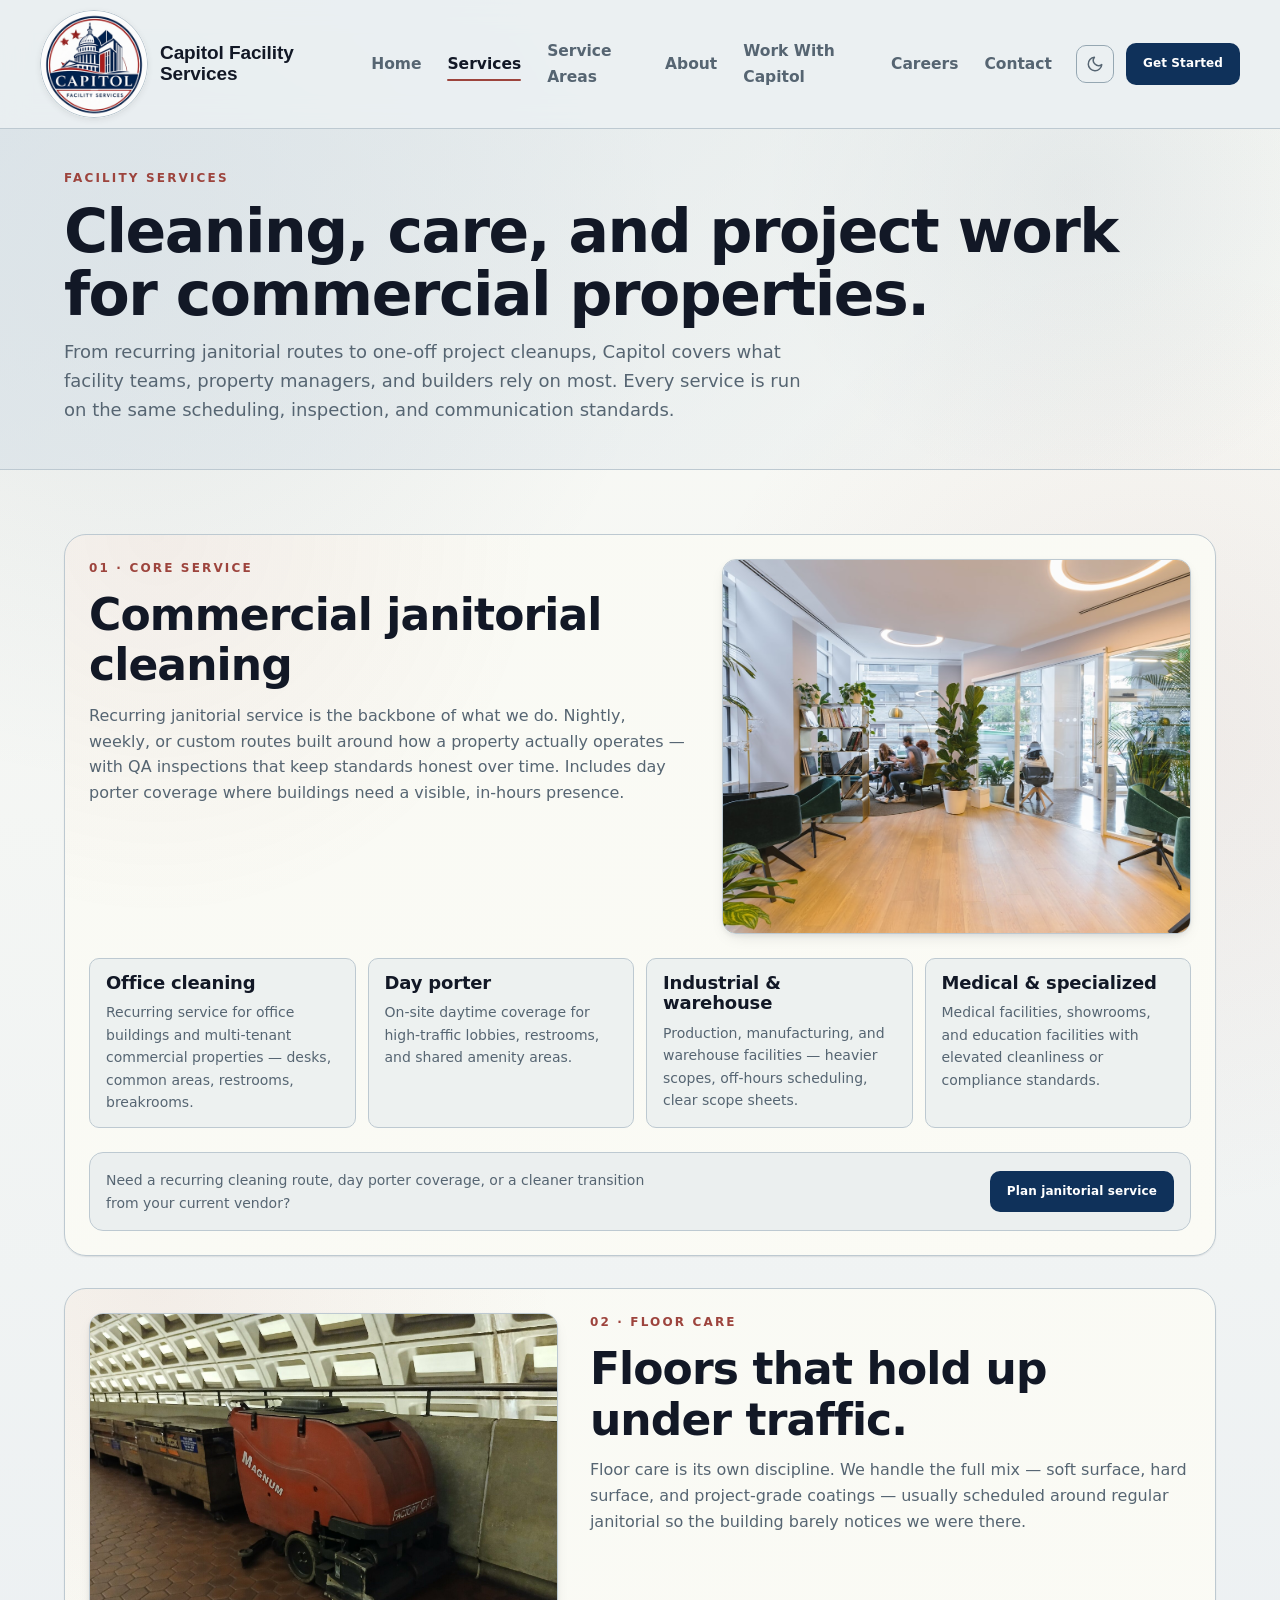
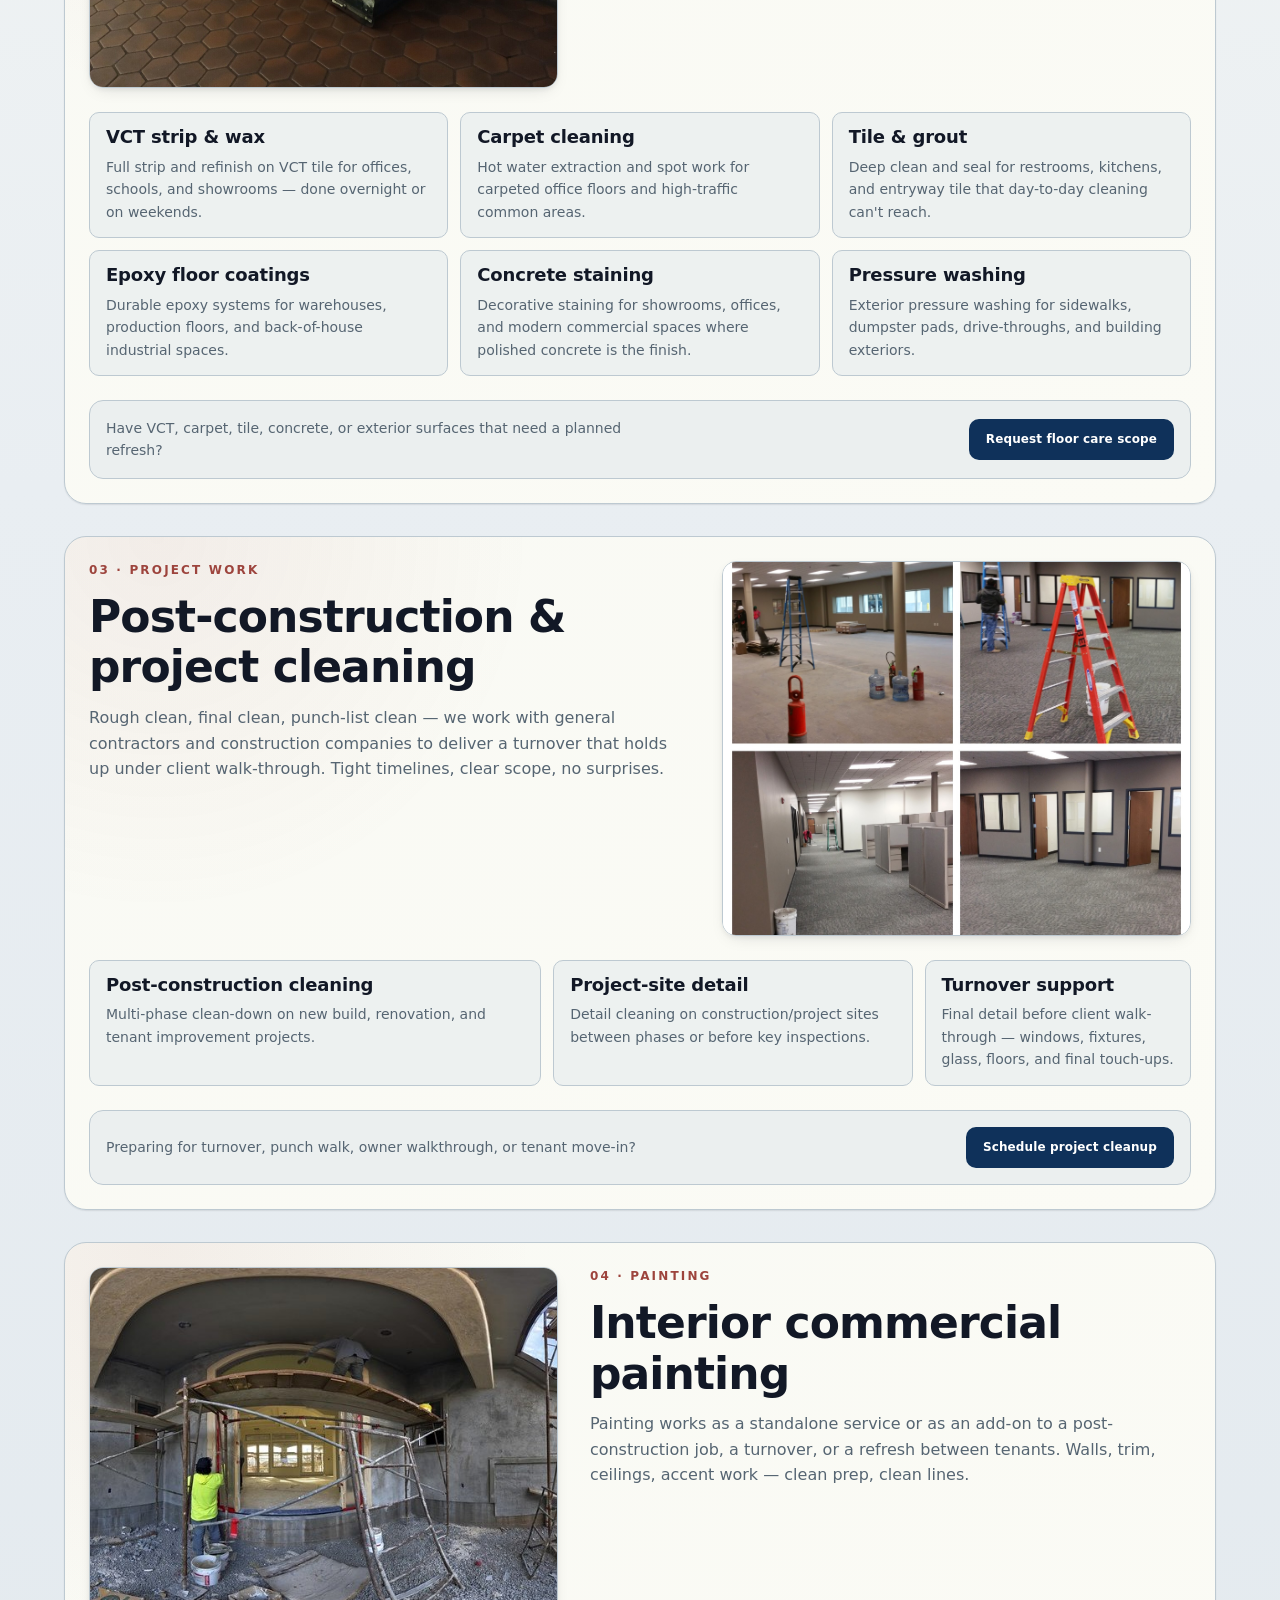
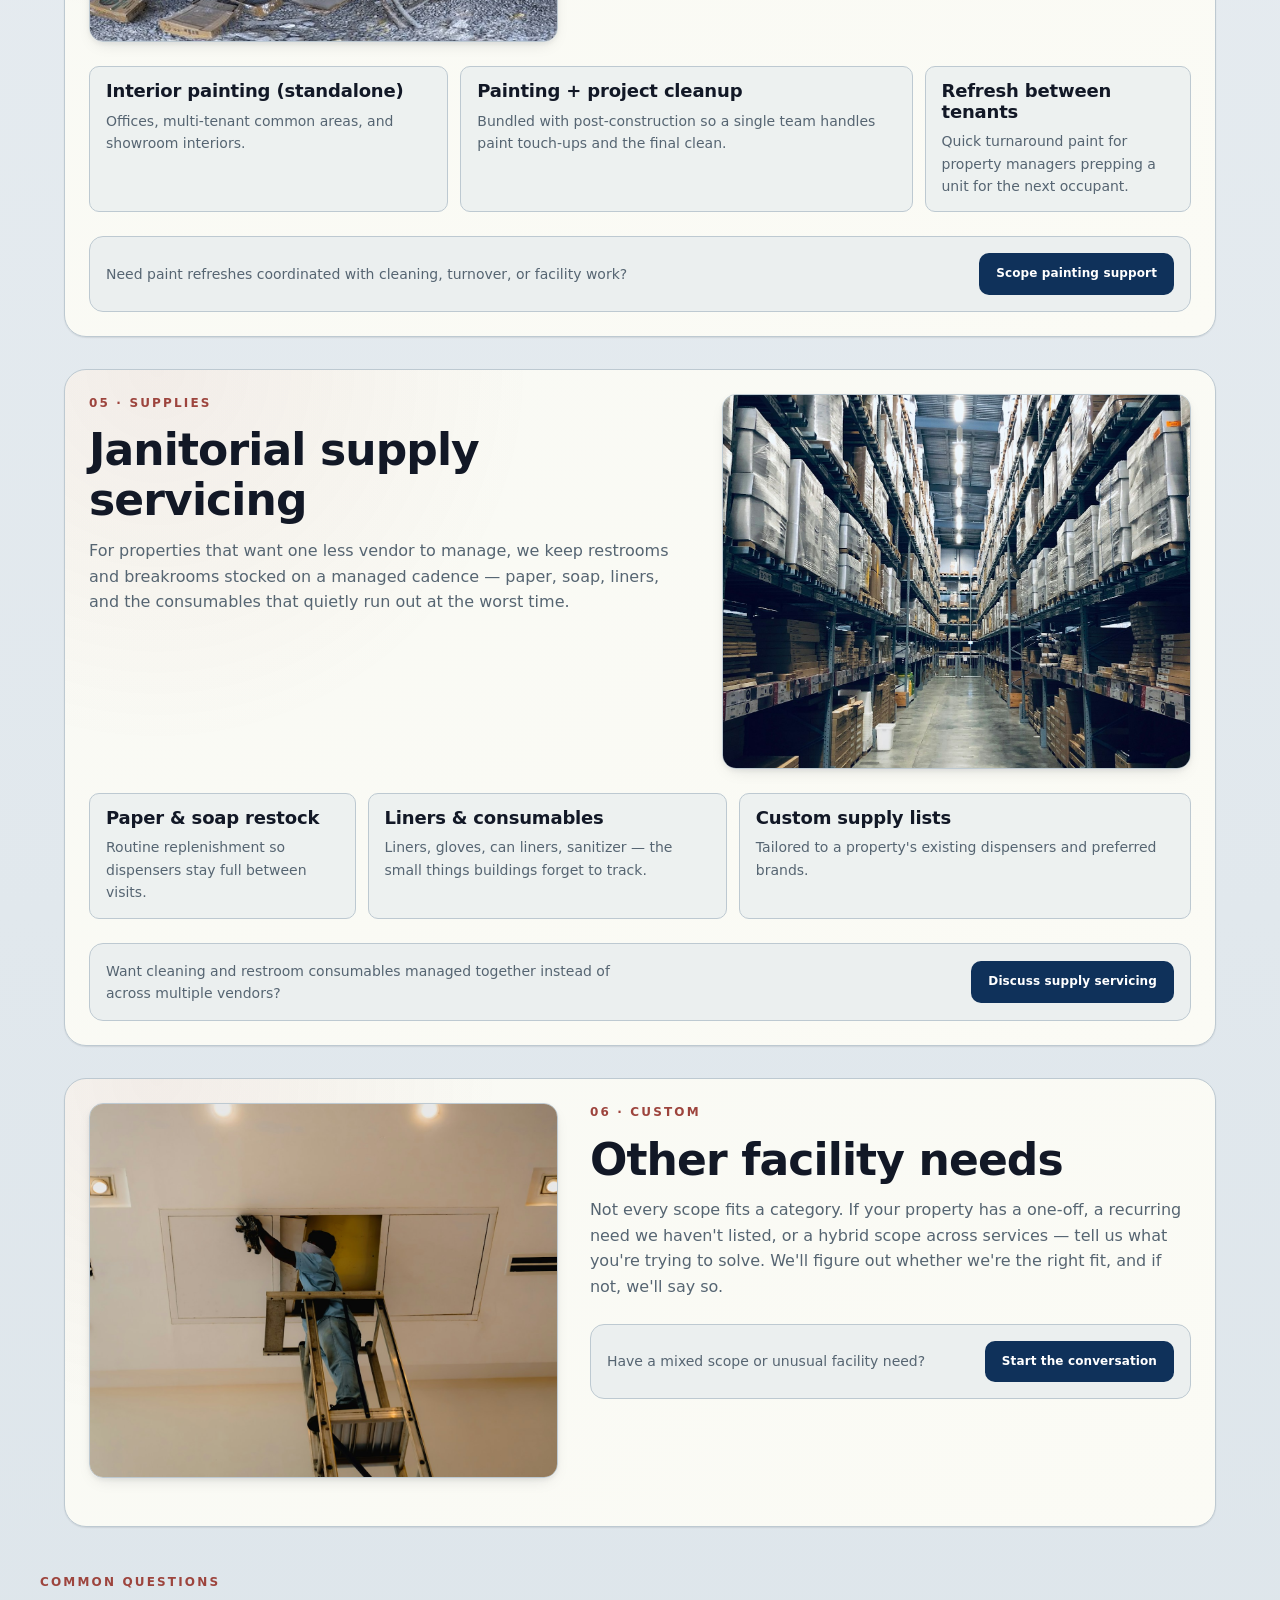
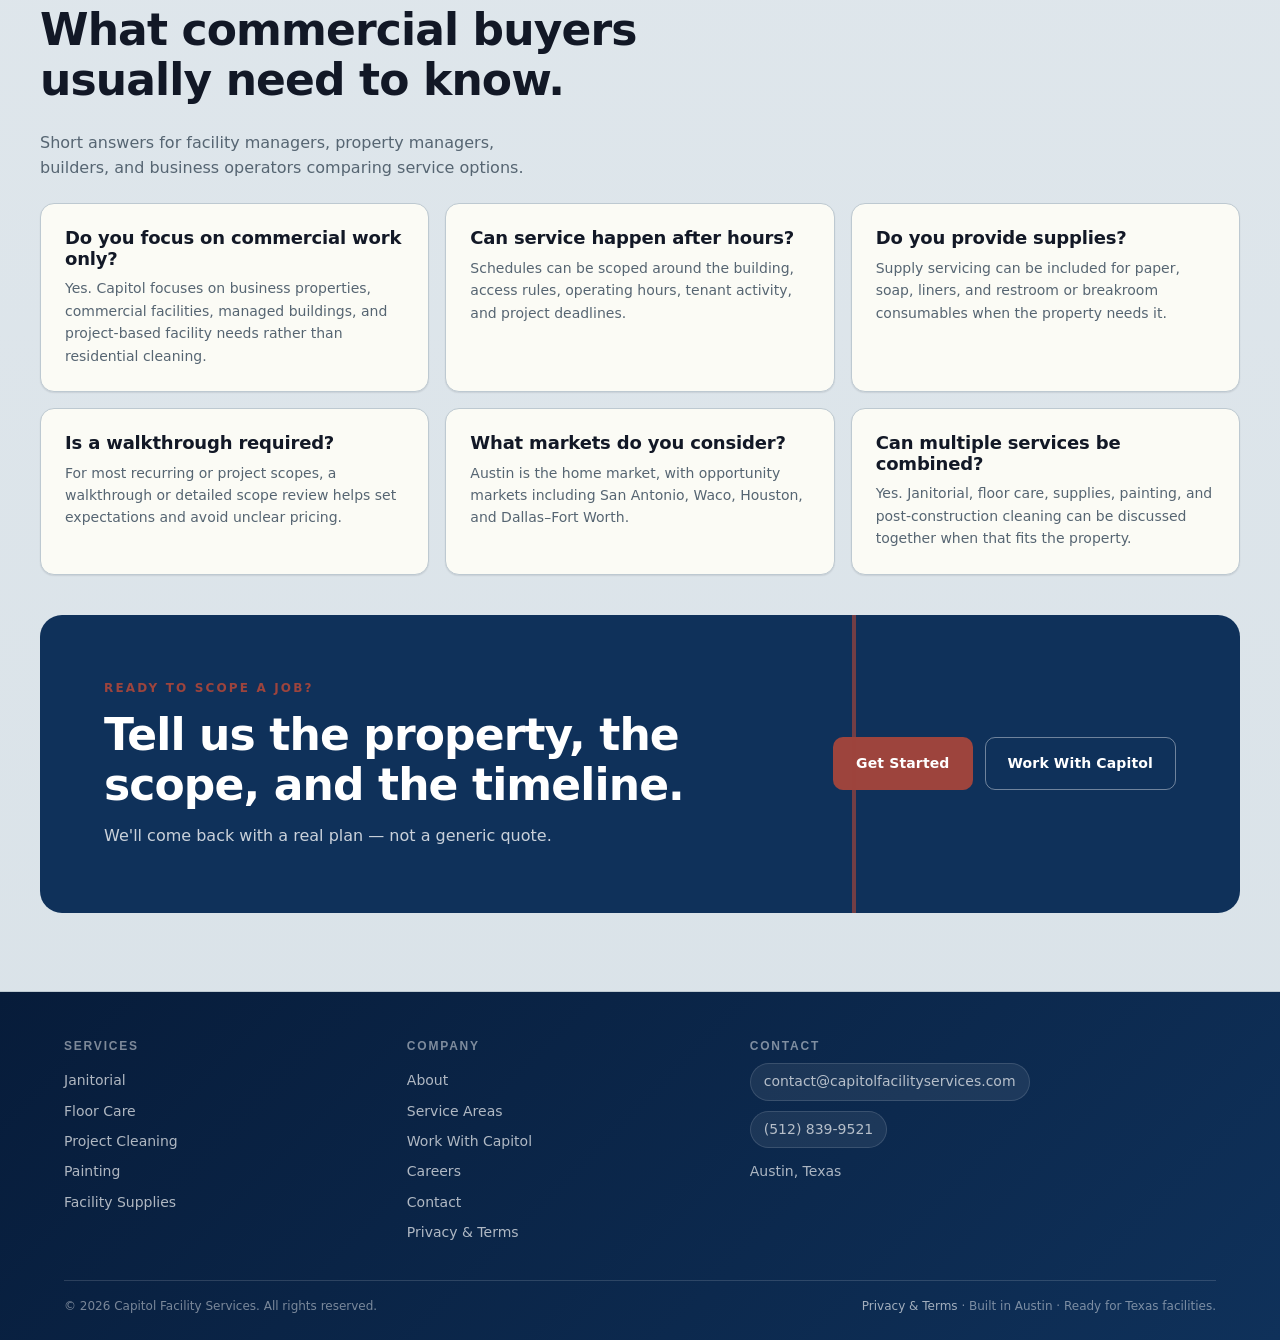
<file: services.html>
<!doctype html>
<html lang="en" data-theme="light">
<head>
<meta charset="utf-8" />
<meta name="viewport" content="width=device-width, initial-scale=1" />
<title>Facility Services — Capitol Facility Services</title>
<meta name="description" content="Commercial janitorial cleaning, floor care, post-construction, painting, and supply servicing for businesses across Texas." />
<link rel="icon" type="image/png" href="assets/img/favicon.png" />
<link rel="preconnect" href="https://api.fontshare.com" crossorigin />
<link rel="stylesheet" href="https://api.fontshare.com/v2/css?f[]=satoshi@400,500,600,700&f[]=general-sans@500,600,700&display=swap" />
<link rel="stylesheet" href="assets/css/styles.css?v=20260515-careers-email" />
</head>
<body>

<header class="site-header">
  <div class="container nav" aria-label="Primary">
    <a class="brand" href="index.html" aria-label="Capitol Facility Services home">
      <img class="brand-logo" src="assets/img/logo-animated.gif" alt="Capitol Facility Services logo" />
      <span class="brand-name"><strong>Capitol Facility Services</strong></span>
    </a>
    <nav>
      <ul class="nav-links" data-nav-links>
        <li><a href="index.html">Home</a></li>
        <li><a href="services.html">Services</a></li>
        <li><a href="service-areas.html">Service Areas</a></li>
        <li><a href="about.html">About</a></li>
        <li><a href="partner.html">Work With Capitol</a></li>
        <li><a href="careers.html">Careers</a></li>
        <li><a href="contact.html">Contact</a></li>
      </ul>
    </nav>
    <div class="nav-actions">
      <button class="theme-toggle" data-theme-toggle aria-label="Switch theme" type="button">
        <svg class="icon-moon" viewBox="0 0 24 24" fill="none" stroke="currentColor" stroke-width="2" stroke-linecap="round" stroke-linejoin="round"><path d="M21 12.79A9 9 0 1 1 11.21 3a7 7 0 0 0 9.79 9.79z"/></svg>
        <svg class="icon-sun" viewBox="0 0 24 24" fill="none" stroke="currentColor" stroke-width="2" stroke-linecap="round" stroke-linejoin="round"><circle cx="12" cy="12" r="4"/><path d="M12 2v2M12 20v2M4.93 4.93l1.41 1.41M17.66 17.66l1.41 1.41M2 12h2M20 12h2M4.93 19.07l1.41-1.41M17.66 6.34l1.41-1.41"/></svg>
      </button>
      <a class="btn btn--primary btn--sm" href="contact.html">Get Started</a>
      <button class="nav-toggle" data-nav-toggle aria-label="Open menu" aria-expanded="false" type="button">
        <svg viewBox="0 0 24 24" fill="none" stroke="currentColor" stroke-width="2" stroke-linecap="round"><path d="M3 6h18M3 12h18M3 18h18"/></svg>
      </button>
    </div>
  </div>
</header>

<main>
  <section class="page-head">
    <div class="container">
      <div class="eyebrow">Facility Services</div>
      <h1>Cleaning, care, and project work for commercial properties.</h1>
      <p class="lede">From recurring janitorial routes to one-off project cleanups, Capitol covers what facility teams, property managers, and builders rely on most. Every service is run on the same scheduling, inspection, and communication standards.</p>
    </div>
  </section>

  <div class="container services-stack">

    <!-- JANITORIAL (main) -->
    <article id="janitorial" class="svc-block">
      <div class="svc-block-head">
        <div>
          <div class="label">01 · Core service</div>
          <h2>Commercial janitorial cleaning</h2>
          <p>Recurring janitorial service is the backbone of what we do. Nightly, weekly, or custom routes built around how a property actually operates — with QA inspections that keep standards honest over time. Includes day porter coverage where buildings need a visible, in-hours presence.</p>
        </div>
        <div class="svc-block-img">
          <img src="assets/img/interior-lobby.jpg" alt="Bright commercial lobby with wood flooring and plants" />
        </div>
      </div>
      <div class="sub-grid">
        <div class="sub-card">
          <h4>Office cleaning</h4>
          <p>Recurring service for office buildings and multi-tenant commercial properties — desks, common areas, restrooms, breakrooms.</p>
        </div>
        <div class="sub-card">
          <h4>Day porter</h4>
          <p>On-site daytime coverage for high-traffic lobbies, restrooms, and shared amenity areas.</p>
        </div>
        <div class="sub-card">
          <h4>Industrial &amp; warehouse</h4>
          <p>Production, manufacturing, and warehouse facilities — heavier scopes, off-hours scheduling, clear scope sheets.</p>
        </div>
        <div class="sub-card">
          <h4>Medical &amp; specialized</h4>
          <p>Medical facilities, showrooms, and education facilities with elevated cleanliness or compliance standards.</p>
        </div>
      </div>
      <div class="service-action">
        <p>Need a recurring cleaning route, day porter coverage, or a cleaner transition from your current vendor?</p>
        <a class="btn btn--primary btn--sm" href="contact.html">Plan janitorial service</a>
      </div>
    </article>

    <!-- FLOOR CARE (hybrid) -->
    <article id="floor-care" class="svc-block">
      <div class="svc-block-head">
        <div>
          <div class="label">02 · Floor care</div>
          <h2>Floors that hold up under traffic.</h2>
          <p>Floor care is its own discipline. We handle the full mix — soft surface, hard surface, and project-grade coatings — usually scheduled around regular janitorial so the building barely notices we were there.</p>
        </div>
        <div class="svc-block-img">
          <img src="assets/img/floor-care-real.jpg" alt="Real commercial floor scrubber in a transit facility" />
        </div>
      </div>
      <div class="sub-grid">
        <div class="sub-card">
          <h4>VCT strip &amp; wax</h4>
          <p>Full strip and refinish on VCT tile for offices, schools, and showrooms — done overnight or on weekends.</p>
        </div>
        <div class="sub-card">
          <h4>Carpet cleaning</h4>
          <p>Hot water extraction and spot work for carpeted office floors and high-traffic common areas.</p>
        </div>
        <div class="sub-card">
          <h4>Tile &amp; grout</h4>
          <p>Deep clean and seal for restrooms, kitchens, and entryway tile that day-to-day cleaning can't reach.</p>
        </div>
        <div class="sub-card">
          <h4>Epoxy floor coatings</h4>
          <p>Durable epoxy systems for warehouses, production floors, and back-of-house industrial spaces.</p>
        </div>
        <div class="sub-card">
          <h4>Concrete staining</h4>
          <p>Decorative staining for showrooms, offices, and modern commercial spaces where polished concrete is the finish.</p>
        </div>
        <div class="sub-card">
          <h4>Pressure washing</h4>
          <p>Exterior pressure washing for sidewalks, dumpster pads, drive-throughs, and building exteriors.</p>
        </div>
      </div>
      <div class="service-action">
        <p>Have VCT, carpet, tile, concrete, or exterior surfaces that need a planned refresh?</p>
        <a class="btn btn--primary btn--sm" href="contact.html">Request floor care scope</a>
      </div>
    </article>

    <!-- PROJECT -->
    <article id="project" class="svc-block">
      <div class="svc-block-head">
        <div>
          <div class="label">03 · Project work</div>
          <h2>Post-construction &amp; project cleaning</h2>
          <p>Rough clean, final clean, punch-list clean — we work with general contractors and construction companies to deliver a turnover that holds up under client walk-through. Tight timelines, clear scope, no surprises.</p>
        </div>
        <div class="svc-block-img">
          <img src="assets/img/post-construction-cleaning-real.jpg" alt="Post-construction commercial interior being cleaned before turnover" />
        </div>
      </div>
      <div class="sub-grid">
        <div class="sub-card">
          <h4>Post-construction cleaning</h4>
          <p>Multi-phase clean-down on new build, renovation, and tenant improvement projects.</p>
        </div>
        <div class="sub-card">
          <h4>Project-site detail</h4>
          <p>Detail cleaning on construction/project sites between phases or before key inspections.</p>
        </div>
        <div class="sub-card">
          <h4>Turnover support</h4>
          <p>Final detail before client walk-through — windows, fixtures, glass, floors, and final touch-ups.</p>
        </div>
      </div>
      <div class="service-action">
        <p>Preparing for turnover, punch walk, owner walkthrough, or tenant move-in?</p>
        <a class="btn btn--primary btn--sm" href="contact.html">Schedule project cleanup</a>
      </div>
    </article>

    <!-- PAINTING -->
    <article id="painting" class="svc-block">
      <div class="svc-block-head">
        <div>
          <div class="label">04 · Painting</div>
          <h2>Interior commercial painting</h2>
          <p>Painting works as a standalone service or as an add-on to a post-construction job, a turnover, or a refresh between tenants. Walls, trim, ceilings, accent work — clean prep, clean lines.</p>
        </div>
        <div class="svc-block-img">
          <img src="assets/img/painting-real-organic.jpg" alt="Painter working on an interior commercial project with scaffolding and drop protection" />
        </div>
      </div>
      <div class="sub-grid">
        <div class="sub-card">
          <h4>Interior painting (standalone)</h4>
          <p>Offices, multi-tenant common areas, and showroom interiors.</p>
        </div>
        <div class="sub-card">
          <h4>Painting + project cleanup</h4>
          <p>Bundled with post-construction so a single team handles paint touch-ups and the final clean.</p>
        </div>
        <div class="sub-card">
          <h4>Refresh between tenants</h4>
          <p>Quick turnaround paint for property managers prepping a unit for the next occupant.</p>
        </div>
      </div>
      <div class="service-action">
        <p>Need paint refreshes coordinated with cleaning, turnover, or facility work?</p>
        <a class="btn btn--primary btn--sm" href="contact.html">Scope painting support</a>
      </div>
    </article>

    <!-- SUPPLIES -->
    <article id="supplies" class="svc-block">
      <div class="svc-block-head">
        <div>
          <div class="label">05 · Supplies</div>
          <h2>Janitorial supply servicing</h2>
          <p>For properties that want one less vendor to manage, we keep restrooms and breakrooms stocked on a managed cadence — paper, soap, liners, and the consumables that quietly run out at the worst time.</p>
        </div>
        <div class="svc-block-img">
          <img src="assets/img/warehouse.jpg" alt="Commercial inventory storage representing managed janitorial supply servicing" />
        </div>
      </div>
      <div class="sub-grid">
        <div class="sub-card">
          <h4>Paper &amp; soap restock</h4>
          <p>Routine replenishment so dispensers stay full between visits.</p>
        </div>
        <div class="sub-card">
          <h4>Liners &amp; consumables</h4>
          <p>Liners, gloves, can liners, sanitizer — the small things buildings forget to track.</p>
        </div>
        <div class="sub-card">
          <h4>Custom supply lists</h4>
          <p>Tailored to a property's existing dispensers and preferred brands.</p>
        </div>
      </div>
      <div class="service-action">
        <p>Want cleaning and restroom consumables managed together instead of across multiple vendors?</p>
        <a class="btn btn--primary btn--sm" href="contact.html">Discuss supply servicing</a>
      </div>
    </article>

    <!-- CUSTOM -->
    <article id="custom" class="svc-block">
      <div class="svc-block-head">
        <div>
          <div class="label">06 · Custom</div>
          <h2>Other facility needs</h2>
          <p>Not every scope fits a category. If your property has a one-off, a recurring need we haven't listed, or a hybrid scope across services — tell us what you're trying to solve. We'll figure out whether we're the right fit, and if not, we'll say so.</p>
          <div class="service-action service-action--inline">
            <p>Have a mixed scope or unusual facility need?</p>
            <a class="btn btn--primary btn--sm" href="contact.html">Start the conversation</a>
          </div>
        </div>
        <div class="svc-block-img">
          <img src="assets/img/facility-needs-organic.jpg" alt="Facility service technician working from a lift inside a commercial building" />
        </div>
      </div>
    </article>

  </div>

  <!-- BUYER FAQ -->
  <section class="section container">
    <div class="section-head">
      <div>
        <div class="eyebrow">Common questions</div>
        <h2>What commercial buyers usually need to know.</h2>
      </div>
      <p>Short answers for facility managers, property managers, builders, and business operators comparing service options.</p>
    </div>
    <div class="faq-grid">
      <article>
        <h3>Do you focus on commercial work only?</h3>
        <p>Yes. Capitol focuses on business properties, commercial facilities, managed buildings, and project-based facility needs rather than residential cleaning.</p>
      </article>
      <article>
        <h3>Can service happen after hours?</h3>
        <p>Schedules can be scoped around the building, access rules, operating hours, tenant activity, and project deadlines.</p>
      </article>
      <article>
        <h3>Do you provide supplies?</h3>
        <p>Supply servicing can be included for paper, soap, liners, and restroom or breakroom consumables when the property needs it.</p>
      </article>
      <article>
        <h3>Is a walkthrough required?</h3>
        <p>For most recurring or project scopes, a walkthrough or detailed scope review helps set expectations and avoid unclear pricing.</p>
      </article>
      <article>
        <h3>What markets do you consider?</h3>
        <p>Austin is the home market, with opportunity markets including San Antonio, Waco, Houston, and Dallas–Fort Worth.</p>
      </article>
      <article>
        <h3>Can multiple services be combined?</h3>
        <p>Yes. Janitorial, floor care, supplies, painting, and post-construction cleaning can be discussed together when that fits the property.</p>
      </article>
    </div>
  </section>

  <!-- CTA -->
  <section class="section container">
    <div class="cta-band">
      <span class="stripe" aria-hidden="true"></span>
      <div>
        <div class="eyebrow">Ready to scope a job?</div>
        <h2>Tell us the property, the scope, and the timeline.</h2>
        <p>We'll come back with a real plan — not a generic quote.</p>
      </div>
      <div class="btn-row">
        <a class="btn btn--accent" href="contact.html">Get Started</a>
        <a class="btn btn--ghost" href="partner.html">Work With Capitol</a>
      </div>
    </div>
  </section>
</main>

<footer class="site-footer">
  <div class="container">
    <div class="foot-grid">
      <div>
        <h5>Services</h5>
        <a href="services.html#janitorial">Janitorial</a>
        <a href="services.html#floor-care">Floor Care</a>
        <a href="services.html#project">Project Cleaning</a>
        <a href="services.html#painting">Painting</a>
        <a href="services.html#supplies">Facility Supplies</a>
      </div>
      <div>
        <h5>Company</h5>
        <a href="about.html">About</a>
        <a href="service-areas.html">Service Areas</a>
        <a href="partner.html">Work With Capitol</a>
        <a href="careers.html">Careers</a>
        <a href="contact.html">Contact</a>
        <a href="privacy-terms.html">Privacy &amp; Terms</a>
      </div>
      <div>
        <h5>Contact</h5>
        <a href="mailto:contact@capitolfacilityservices.com">contact@capitolfacilityservices.com</a>
        <a href="tel:+15128399521">(512) 839-9521</a>
        <p style="color:var(--text-muted); font-size:14px; margin:8px 0 0;">Austin, Texas</p>
      </div>
    </div>
    <div class="foot-meta">
      <span>© <span data-year></span> Capitol Facility Services. All rights reserved.</span>
      <span><a href="privacy-terms.html">Privacy &amp; Terms</a> · Built in Austin · Ready for Texas facilities.</span>
    </div>
  </div>
</footer>

<div class="mobile-leadbar" aria-label="Quick contact options">
  <a href="mailto:contact@capitolfacilityservices.com">Email Capitol</a>
  <a href="contact.html">Request Walkthrough</a>
</div>

<script src="assets/js/site.js"></script>
<script data-pplx-inline-edit>
(function () {
  if (window === window.top) return;

  const allowedParentOrigins = ["https://www.perplexity.ai","https://perplexity.ai","https://testing.perplexity.ai","https://staging.perplexity.ai","https://*.preview.i.perplexity.ai","http://localhost:3000","http://127.0.0.1:3000","http://localhost:5173","http://127.0.0.1:5173"];
  const MAX_FONT_BYTES = 500 * 1024;
  const MAX_TOTAL_FONT_BYTES = 2 * 1024 * 1024;
  let scrollForwarding = false;
  let scrollRaf = 0;
  let trustedTopOrigin = null;

  // Allow entries like "https://*.preview.i.perplexity.ai" — the wildcard
  // matches a single DNS label (no dots), so "https://*.foo" cannot stretch
  // across multiple labels.
  function matchesAllowedOrigin(origin) {
    if (!origin) return false;
    for (const entry of allowedParentOrigins) {
      if (!entry.includes("*")) {
        if (entry === origin) return true;
        continue;
      }
      const pattern = new RegExp(
        "^" +
          entry.replace(/[.+?^${}()|[\]\\]/g, "\\$&").replace(/\*/g, "[^.]+") +
          "$",
      );
      if (pattern.test(origin)) return true;
    }
    return false;
  }

  // Trust decision: when the sender is same-origin-visible (event.origin is a
  // real origin like https://www.perplexity.ai) we trust event.origin directly.
  // When event.origin is "null" (opaque broker srcdoc), we fall back to the
  // broker's stamped `parentOrigin` to identify the top window. The fallback
  // is claim-only — we rely on the browser's native `targetOrigin` enforcement
  // on the response path (see postToTrustedTop) to ensure replies can't be
  // delivered to anyone but the actual top window of that claimed origin.
  function getTrustedParentOrigin(event) {
    const forwardedParentOrigin =
      typeof event.data.parentOrigin === "string" ? event.data.parentOrigin : null;
    const parentOrigin = event.origin === "null" ? forwardedParentOrigin : event.origin;
    return matchesAllowedOrigin(parentOrigin) ? parentOrigin : null;
  }

  // All responses go to window.top with targetOrigin = the allowlisted origin.
  // An attacker that iframes us inside their own null-origin broker can claim
  // any parentOrigin they like, but the browser will drop the reply whenever
  // the real top's origin doesn't match — so the screenshot never leaves.
  function postToTrustedTop(message) {
    if (!trustedTopOrigin) return;
    try {
      window.top.postMessage(message, trustedTopOrigin);
    } catch (_error) {}
  }

  function inlineAll(original, clone) {
    if (original.nodeType !== 1 || clone.nodeType !== 1) return;

    try {
      const computedStyle = getComputedStyle(original);
      // cssText on a computed style is the serialized declaration in modern
      // Chromium/Safari — a single read beats enumerating ~400 longhand
      // properties. Firefox returns "" here, so we fall back on empty.
      const serialized = computedStyle.cssText;
      if (serialized) {
        clone.style.cssText = serialized;
      } else {
        const parts = new Array(computedStyle.length);
        for (let index = 0; index < computedStyle.length; index += 1) {
          const property = computedStyle[index];
          parts[index] = `${property}:${computedStyle.getPropertyValue(property)};`;
        }
        clone.style.cssText = parts.join("");
      }
    } catch (_error) {}

    const originalChildren = original.children;
    const clonedChildren = clone.children;
    for (
      let index = 0;
      index < originalChildren.length && index < clonedChildren.length;
      index += 1
    ) {
      inlineAll(originalChildren[index], clonedChildren[index]);
    }
  }

  function extractFontUrl(srcValue) {
    const matches = [
      ...srcValue.matchAll(
        /url\(["']?([^"')]+)["']?\)(?:\s*format\(["']?([^"')]+)["']?\))?/gi,
      ),
    ];
    if (matches.length === 0) return null;
    const woff2 = matches.find((m) => m[2] && m[2].toLowerCase().includes("woff2"));
    if (woff2) return woff2[1];
    const woff = matches.find((m) => m[2] && m[2].toLowerCase().includes("woff"));
    if (woff) return woff[1];
    return matches[0][1];
  }

  // Cache resolved font URL -> data URI across captures. Fonts on a page
  // essentially never change, and a batch run emits multiple captures back to
  // back — without this we'd refetch + re-base64 every time.
  const fontDataUriCache = new Map();
  const SRC_DECLARATION_RE = /src\s*:\s*[^;}]+/i;

  async function fetchAsDataUri(url) {
    if (fontDataUriCache.has(url)) return fontDataUriCache.get(url);
    let dataUri = null;
    try {
      const response = await fetch(url, { mode: "cors", credentials: "omit" });
      if (response.ok) {
        const blob = await response.blob();
        if (blob.size <= MAX_FONT_BYTES) {
          dataUri = await new Promise((resolve) => {
            const reader = new FileReader();
            reader.onloadend = () =>
              resolve(typeof reader.result === "string" ? reader.result : null);
            reader.onerror = () => resolve(null);
            reader.readAsDataURL(blob);
          });
        }
      }
    } catch (_error) {
      dataUri = null;
    }
    fontDataUriCache.set(url, dataUri);
    return dataUri;
  }

  function collectFontFaceRuleTexts() {
    const rules = [];
    for (const sheet of document.styleSheets) {
      let cssRules;
      try {
        cssRules = sheet.cssRules;
      } catch (_error) {
        continue;
      }
      if (!cssRules) continue;
      for (const rule of cssRules) {
        const cssText = rule.cssText || "";
        if (cssText.startsWith("@font-face")) rules.push(cssText);
      }
    }
    return rules;
  }

  async function buildInlinedFontCss() {
    const ruleTexts = collectFontFaceRuleTexts();
    if (ruleTexts.length === 0) return null;

    const resolved = ruleTexts.map((cssText) => {
      if (!SRC_DECLARATION_RE.test(cssText)) return null;
      const srcMatch = cssText.match(/src\s*:\s*([^;}]+)[;}]/i);
      if (!srcMatch) return null;
      const url = extractFontUrl(srcMatch[1]);
      if (!url) return null;
      try {
        return { cssText, url: new URL(url, document.baseURI).href };
      } catch (_error) {
        return null;
      }
    });

    const dataUris = await Promise.all(
      resolved.map((entry) => (entry ? fetchAsDataUri(entry.url) : Promise.resolve(null))),
    );

    const inlined = [];
    let totalBytes = 0;
    for (let index = 0; index < resolved.length; index += 1) {
      const entry = resolved[index];
      const dataUri = dataUris[index];
      if (!entry || !dataUri) continue;
      const approxBytes = dataUri.length * 0.75;
      if (totalBytes + approxBytes > MAX_TOTAL_FONT_BYTES) break;
      totalBytes += approxBytes;
      inlined.push(entry.cssText.replace(SRC_DECLARATION_RE, `src: url("${dataUri}")`));
    }
    return inlined.length > 0 ? inlined.join("\n") : null;
  }

  function stripExternal(clone) {
    const images = clone.querySelectorAll("img");
    for (let index = 0; index < images.length; index += 1) {
      const src = images[index].getAttribute("src");
      if (src && !src.startsWith("data:")) images[index].removeAttribute("src");
    }

    const elements = clone.querySelectorAll("*");
    for (let index = 0; index < elements.length; index += 1) {
      const style = elements[index].style.cssText;
      if (style && style.includes("url(")) {
        elements[index].style.cssText = style.replace(
          /url\(["']?(?!data:)[^)"']*["']?\)/gi,
          "none",
        );
      }
    }
  }

  function emitScroll() {
    scrollRaf = 0;
    if (!scrollForwarding) return;
    postToTrustedTop({
      type: "INLINE_EDIT_SCROLL",
      scrollX: window.scrollX,
      scrollY: window.scrollY,
    });
  }

  window.addEventListener(
    "scroll",
    function () {
      if (!scrollForwarding || scrollRaf) return;
      scrollRaf = requestAnimationFrame(emitScroll);
    },
    { passive: true, capture: true },
  );

  async function handleCaptureRequest(event) {
    const requestId = event.data.requestId;
    const scrollX = window.scrollX;
    const scrollY = window.scrollY;
    const width = window.innerWidth;
    const height = window.innerHeight;

    function postResult(dataUrl) {
      postToTrustedTop({
        type: "INLINE_EDIT_SCREENSHOT_RESULT",
        requestId,
        dataUrl,
        scrollX,
        scrollY,
      });
    }

    try {
      // Wait for any pending web fonts to resolve so both inline metrics and
      // the @font-face inlining below see the same loaded faces.
      if (document.fonts && document.fonts.ready) {
        try {
          await document.fonts.ready;
        } catch (_error) {}
      }

      const clone = document.documentElement.cloneNode(true);
      inlineAll(document.documentElement, clone);

      const removedNodes = clone.querySelectorAll("script,link[rel=\"stylesheet\"],style");
      for (let index = 0; index < removedNodes.length; index += 1) {
        removedNodes[index].remove();
      }

      stripExternal(clone);

      // Re-embed web fonts as data-URI @font-face rules so the SVG rasterizer
      // can resolve them — external font URLs aren't fetched during
      // foreignObject rendering, which would otherwise force a fallback face
      // and change text metrics.
      const inlinedFontCss = await buildInlinedFontCss();
      if (inlinedFontCss) {
        const styleEl = document.createElement("style");
        styleEl.textContent = inlinedFontCss;
        const head = clone.querySelector("head");
        if (head) head.appendChild(styleEl);
        else clone.insertBefore(styleEl, clone.firstChild);
      }

      const html = new XMLSerializer().serializeToString(clone);
      const svg =
        `<svg xmlns="http://www.w3.org/2000/svg" width="${width}" height="${height}">` +
        '<foreignObject width="100%" height="100%">' +
        `<div xmlns="http://www.w3.org/1999/xhtml" style="width:${width}px;height:${height}px;overflow:hidden">` +
        `<div style="transform:translate(-${scrollX}px,-${scrollY}px);transform-origin:top left">` +
        html +
        "</div></div></foreignObject></svg>";
      const svgUrl = `data:image/svg+xml;charset=utf-8,${encodeURIComponent(svg)}`;
      const image = new Image();
      image.onload = function () {
        const canvas = document.createElement("canvas");
        canvas.width = width;
        canvas.height = height;
        canvas.getContext("2d").drawImage(image, 0, 0);
        postResult(canvas.toDataURL("image/png"));
      };
      image.onerror = function () {
        postResult(null);
      };
      image.src = svgUrl;
    } catch (_error) {
      postResult(null);
    }
  }

  window.addEventListener("message", function (event) {
    if (!event.data) return;
    // Only accept messages from the direct parent frame. Blocks sibling /
    // unrelated-window postMessage senders that could otherwise reach us.
    if (event.source !== window.parent) return;

    const trustedParentOrigin = getTrustedParentOrigin(event);
    if (!trustedParentOrigin) return;
    trustedTopOrigin = trustedParentOrigin;

    if (event.data.type === "INLINE_EDIT_SCROLL_START") {
      scrollForwarding = true;
      emitScroll();
      return;
    }

    if (event.data.type === "INLINE_EDIT_SCROLL_STOP") {
      scrollForwarding = false;
      if (scrollRaf) cancelAnimationFrame(scrollRaf);
      scrollRaf = 0;
      return;
    }

    if (event.data.type !== "INLINE_EDIT_CAPTURE_REQUEST") return;

    handleCaptureRequest(event);
  });
})();


</script></body>
</html>
</file>
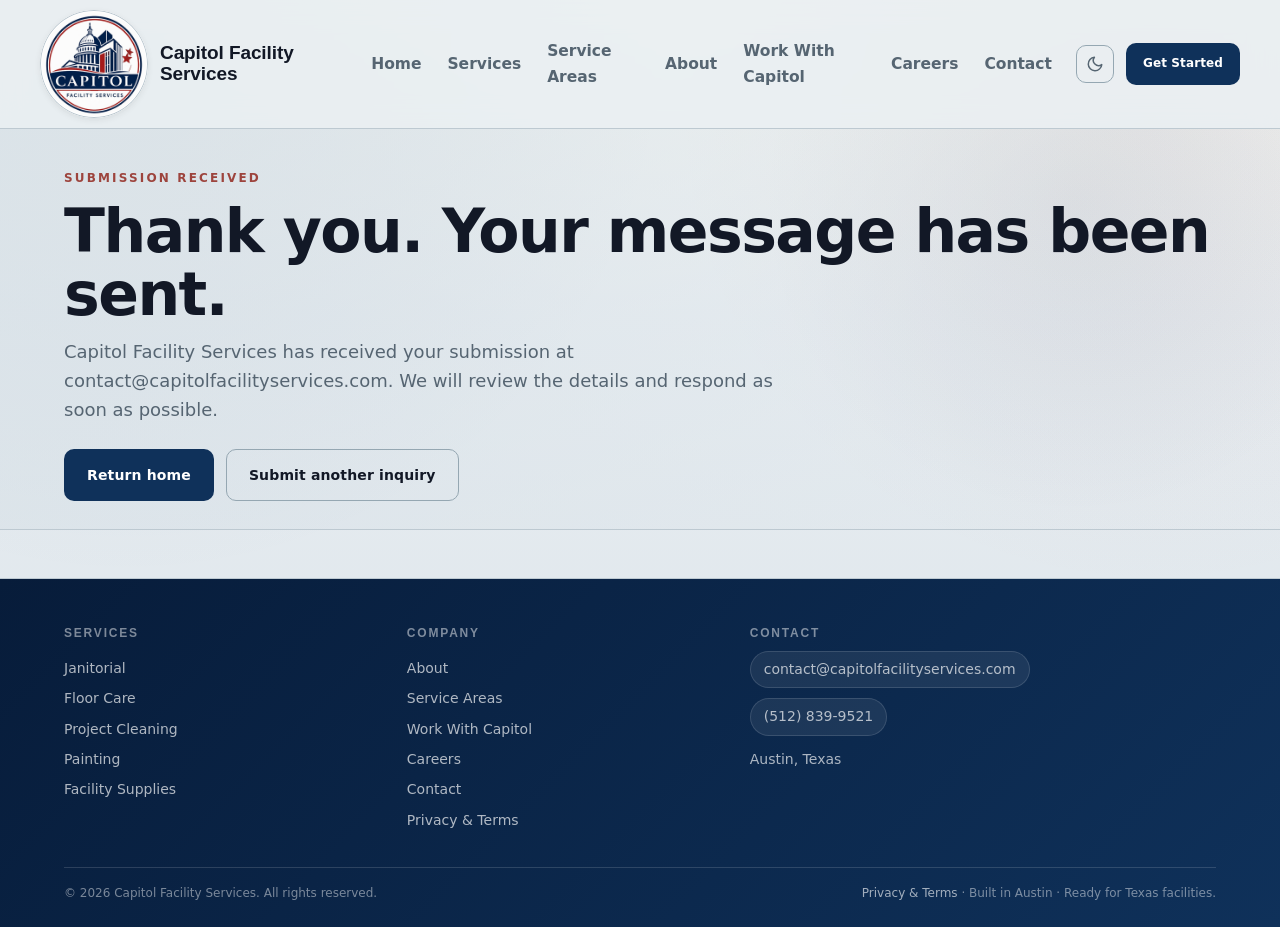
<file: thanks.html>
<!doctype html>
<html lang="en" data-theme="light">
<head>
<meta charset="utf-8" />
<meta name="viewport" content="width=device-width, initial-scale=1" />
<title>Thank You — Capitol Facility Services</title>
<meta name="description" content="Thank you for contacting Capitol Facility Services. Your submission has been sent." />
<link rel="icon" type="image/png" href="assets/img/favicon.png" />
<link rel="preconnect" href="https://api.fontshare.com" crossorigin />
<link rel="stylesheet" href="https://api.fontshare.com/v2/css?f[]=satoshi@400,500,600,700&f[]=general-sans@500,600,700&display=swap" />
<link rel="stylesheet" href="assets/css/styles.css?v=20260515-careers-email" />
</head>
<body>

<header class="site-header">
  <div class="container nav" aria-label="Primary">
    <a class="brand" href="index.html" aria-label="Capitol Facility Services home">
      <img class="brand-logo" src="assets/img/logo-animated.gif" alt="Capitol Facility Services logo" />
      <span class="brand-name"><strong>Capitol Facility Services</strong></span>
    </a>
    <nav>
      <ul class="nav-links" data-nav-links>
        <li><a href="index.html">Home</a></li>
        <li><a href="services.html">Services</a></li>
        <li><a href="service-areas.html">Service Areas</a></li>
        <li><a href="about.html">About</a></li>
        <li><a href="partner.html">Work With Capitol</a></li>
        <li><a href="careers.html">Careers</a></li>
        <li><a href="contact.html">Contact</a></li>
      </ul>
    </nav>
    <div class="nav-actions">
      <button class="theme-toggle" data-theme-toggle aria-label="Switch theme" type="button">
        <svg class="icon-moon" viewBox="0 0 24 24" fill="none" stroke="currentColor" stroke-width="2" stroke-linecap="round" stroke-linejoin="round"><path d="M21 12.79A9 9 0 1 1 11.21 3a7 7 0 0 0 9.79 9.79z"/></svg>
        <svg class="icon-sun" viewBox="0 0 24 24" fill="none" stroke="currentColor" stroke-width="2" stroke-linecap="round" stroke-linejoin="round"><circle cx="12" cy="12" r="4"/><path d="M12 2v2M12 20v2M4.93 4.93l1.41 1.41M17.66 17.66l1.41 1.41M2 12h2M20 12h2M4.93 19.07l1.41-1.41M17.66 6.34l1.41-1.41"/></svg>
      </button>
      <a class="btn btn--primary btn--sm" href="contact.html">Get Started</a>
      <button class="nav-toggle" data-nav-toggle aria-label="Open menu" aria-expanded="false" type="button">
        <svg viewBox="0 0 24 24" fill="none" stroke="currentColor" stroke-width="2" stroke-linecap="round"><path d="M3 6h18M3 12h18M3 18h18"/></svg>
      </button>
    </div>
  </div>
</header>

<main>
  <section class="page-head">
    <div class="container">
      <div class="eyebrow">Submission received</div>
      <h1>Thank you. Your message has been sent.</h1>
      <p class="lede">Capitol Facility Services has received your submission at contact@capitolfacilityservices.com. We will review the details and respond as soon as possible.</p>
      <div style="display:flex; gap: var(--sp-3); flex-wrap:wrap; margin-top: var(--sp-5);">
        <a class="btn btn--primary" href="index.html">Return home</a>
        <a class="btn btn--ghost" href="contact.html">Submit another inquiry</a>
      </div>
    </div>
  </section>
</main>

<footer class="site-footer">
  <div class="container">
    <div class="foot-grid">
      <div>
        <h5>Services</h5>
        <a href="services.html#janitorial">Janitorial</a>
        <a href="services.html#floor-care">Floor Care</a>
        <a href="services.html#project">Project Cleaning</a>
        <a href="services.html#painting">Painting</a>
        <a href="services.html#supplies">Facility Supplies</a>
      </div>
      <div>
        <h5>Company</h5>
        <a href="about.html">About</a>
        <a href="service-areas.html">Service Areas</a>
        <a href="partner.html">Work With Capitol</a>
        <a href="careers.html">Careers</a>
        <a href="contact.html">Contact</a>
        <a href="privacy-terms.html">Privacy &amp; Terms</a>
      </div>
      <div>
        <h5>Contact</h5>
        <a href="mailto:contact@capitolfacilityservices.com">contact@capitolfacilityservices.com</a>
        <a href="tel:+15128399521">(512) 839-9521</a>
        <p style="color:var(--text-muted); font-size:14px; margin:8px 0 0;">Austin, Texas</p>
      </div>
    </div>
    <div class="foot-meta">
      <span>© <span data-year></span> Capitol Facility Services. All rights reserved.</span>
      <span><a href="privacy-terms.html">Privacy &amp; Terms</a> · Built in Austin · Ready for Texas facilities.</span>
    </div>
  </div>
</footer>

<div class="mobile-leadbar" aria-label="Quick contact options">
  <a href="mailto:contact@capitolfacilityservices.com">Email Capitol</a>
  <a href="contact.html">Request Walkthrough</a>
</div>

<script src="assets/js/site.js"></script>
</body>
</html>
</file>
<file: assets/css/styles.css>
/* Capitol Facility Services — global styles
   Palette: warm neutral + navy + red (from logo)
   Type: Satoshi (body), General Sans (display) via Fontshare
*/

/* -------- design tokens -------- */
:root {
  /* brand */
  --navy:        #0f315a;
  --navy-deep:   #071c3a;
  --navy-soft:   #2b4e72;
  --red:         #9d443d;
  --red-deep:    #73302c;
  --brick-soft:  #6e5654;
  --concrete:    #d9e2e8;
  --steel:       #566572;

  /* light surfaces */
  --bg:          #e9eef2;     /* dusty blue */
  --surface:     #fbfbf5;
  --surface-alt: #d9e2e8;
  --border:      #bdc9d1;
  --border-strong:#95a7b2;

  /* text */
  --text:        #121826;
  --text-muted:  #566572;
  --text-faint:  #95a7b2;

  /* accents */
  --primary:        var(--navy);
  --primary-hover:  var(--navy-deep);
  --accent:         var(--red);
  --accent-hover:   var(--red-deep);
  --gold:           #786d60;

  /* radii / shadow */
  --r-sm: 6px;
  --r-md: 10px;
  --r-lg: 14px;
  --r-xl: 22px;
  --shadow-sm: 0 1px 2px rgba(15,20,35,0.05), 0 1px 1px rgba(15,20,35,0.04);
  --shadow-md: 0 6px 18px -8px rgba(15,20,35,0.18), 0 2px 4px rgba(15,20,35,0.05);
  --shadow-lg: 0 24px 60px -20px rgba(15,20,35,0.25);

  /* type scale */
  --fs-xs:   12px;
  --fs-sm:   14px;
  --fs-base: 16px;
  --fs-md:   18px;
  --fs-lg:   20px;
  --fs-xl:   24px;
  --fs-2xl:  32px;
  --fs-3xl:  44px;
  --fs-4xl:  60px;
  --fs-hero: clamp(38px, 6vw, 76px);

  /* spacing */
  --sp-1: 4px;  --sp-2: 8px; --sp-3: 12px; --sp-4: 16px;
  --sp-5: 24px; --sp-6: 32px; --sp-7: 48px; --sp-8: 64px;
  --sp-9: 96px; --sp-10:128px;

  --max-w: 1200px;
  --max-narrow: 880px;

  --t-fast: 120ms ease;
  --t-base: 220ms cubic-bezier(.2,.7,.2,1);
}

/* dark mode */
:root[data-theme="dark"] {
  --bg:          #111a24;
  --surface:     #1a2632;
  --surface-alt: #253340;
  --border:      #3d4f5d;
  --border-strong:#5a7080;

  --text:        #edf2f3;
  --text-muted:  #b7c3c9;
  --text-faint:  #5a7080;

  --navy:        #203d66;
  --navy-deep:   #102641;
  --navy-soft:   #2b4d78;
  --red:         #d06e66;
  --red-deep:    #a9534c;

  --primary:        #f0eee7;
  --primary-hover:  #ffffff;
  --accent:         #d06e66;
  --accent-hover:   #a9534c;

  --shadow-sm: 0 1px 2px rgba(0,0,0,0.4);
  --shadow-md: 0 8px 24px -10px rgba(0,0,0,0.5);
  --shadow-lg: 0 26px 64px -20px rgba(0,0,0,0.6);
}

/* -------- reset -------- */
*, *::before, *::after { box-sizing: border-box; }
html { -webkit-text-size-adjust: 100%; scroll-behavior: smooth; }
body {
  margin: 0;
  font-family: 'Satoshi', 'Inter', system-ui, -apple-system, 'Segoe UI', sans-serif;
  font-size: var(--fs-base);
  line-height: 1.6;
  color: var(--text);
  background:
    radial-gradient(circle at 10% 4%, color-mix(in srgb, var(--navy) 8%, transparent), transparent 34rem),
    radial-gradient(circle at 90% 12%, color-mix(in srgb, var(--accent) 7%, transparent), transparent 30rem),
    linear-gradient(180deg, var(--surface) 0%, var(--bg) 34%, var(--surface-alt) 100%);
  -webkit-font-smoothing: antialiased;
  text-rendering: optimizeLegibility;
}
:root[data-theme="dark"] body {
  background:
    radial-gradient(circle at 10% 4%, color-mix(in srgb, var(--navy) 14%, transparent), transparent 34rem),
    radial-gradient(circle at 90% 12%, color-mix(in srgb, var(--accent) 12%, transparent), transparent 30rem),
    linear-gradient(180deg, #111a24 0%, var(--bg) 34%, #111a24 100%);
}

img, svg { display: block; max-width: 100%; height: auto; }

a {
  color: var(--primary);
  text-decoration: none;
  transition: color var(--t-fast);
}
a:hover { color: var(--accent); }
a:focus-visible, button:focus-visible, input:focus-visible, select:focus-visible, textarea:focus-visible {
  outline: 2px solid var(--accent);
  outline-offset: 2px;
  border-radius: 4px;
}

h1, h2, h3, h4, h5 {
  font-family: 'General Sans', 'Satoshi', 'Inter', system-ui, sans-serif;
  font-weight: 600;
  line-height: 1.15;
  letter-spacing: -0.01em;
  color: var(--text);
  margin: 0 0 var(--sp-4);
}
h1 { font-size: var(--fs-hero); font-weight: 600; letter-spacing: -0.025em; line-height: 1.05; }
h2 { font-size: var(--fs-3xl); letter-spacing: -0.02em; }
h3 { font-size: var(--fs-xl); }
h4 { font-size: var(--fs-md); }
p { margin: 0 0 var(--sp-4); }

::selection { background: var(--accent); color: #fff; }

/* -------- layout -------- */
.container {
  width: 100%;
  max-width: var(--max-w);
  margin: 0 auto;
  padding: 0 var(--sp-5);
}
.narrow { max-width: var(--max-narrow); margin-inline: auto; }
.section { padding: 30px 0; }
.section + .section { padding-top: 10px; }
.section--tight { padding: 24px 0; }
.section:has(.standards) { padding-bottom: 16px; }
.section:has(.standards) + .section { padding-top: 0; }

.eyebrow {
  font-size: var(--fs-xs);
  text-transform: uppercase;
  letter-spacing: 0.18em;
  color: var(--accent);
  font-weight: 600;
  margin-bottom: var(--sp-3);
}

.lede { font-size: var(--fs-md); color: var(--text-muted); max-width: 60ch; }

/* -------- buttons -------- */
.btn {
  display: inline-flex;
  align-items: center;
  gap: var(--sp-2);
  padding: 14px 22px;
  border-radius: var(--r-md);
  font-weight: 600;
  font-size: var(--fs-sm);
  letter-spacing: 0.01em;
  border: 1px solid transparent;
  cursor: pointer;
  transition: background var(--t-base), border-color var(--t-base), color var(--t-base), transform var(--t-fast);
  text-decoration: none;
  white-space: nowrap;
}
.btn:hover { transform: translateY(-1px); }
.btn--primary { background: var(--primary); color: #fff; }
.btn--primary:hover { background: var(--primary-hover); color: #fff; }
:root[data-theme="dark"] .btn--primary, :root[data-theme="dark"] .btn--primary:hover {
  color: #101716;
}
.btn--ghost {
  background: transparent;
  color: var(--text);
  border-color: var(--border-strong);
}
.btn--ghost:hover { border-color: var(--accent); color: var(--accent); }
.btn--accent { background: var(--accent); color: #fff; }
.btn--accent:hover { background: var(--accent-hover); color: #fff; }
.btn--sm { padding: 10px 16px; font-size: var(--fs-xs); }

/* -------- header / nav -------- */
.site-header {
  position: sticky;
  top: 0;
  z-index: 60;
  background: color-mix(in srgb, var(--bg) 88%, transparent);
  -webkit-backdrop-filter: blur(14px);
  backdrop-filter: blur(14px);
  border-bottom: 1px solid var(--border);
}
.nav {
  display: flex;
  align-items: center;
  justify-content: space-between;
  gap: var(--sp-5);
  padding: 10px 0;
}
.brand {
  display: flex;
  align-items: center;
  gap: var(--sp-3);
  font-family: 'General Sans', sans-serif;
  font-weight: 600;
  font-size: 19px;
  letter-spacing: -0.005em;
  color: var(--text);
}
.brand:hover { color: var(--text); }
.brand-logo {
  width: 108px;
  height: 108px;
  border-radius: 50%;
  background: #fff;
  padding: 2px;
  box-shadow: 0 0 0 1px var(--border) inset, 0 2px 6px rgba(0,0,0,0.08);
}
:root[data-theme="dark"] .brand-logo { background: #fff; }
.brand-name { display: flex; flex-direction: column; line-height: 1.1; }
.brand-name strong { font-weight: 600; }

.nav-links {
  display: flex;
  align-items: center;
  gap: 26px;
  list-style: none;
  margin: 0;
  padding: 0;
}
.nav-links a {
  color: var(--text-muted);
  font-size: 15.5px;
  font-weight: 650;
  padding: 6px 0;
  position: relative;
  transition: color var(--t-fast);
}
.nav-links a:hover { color: var(--text); }
.nav-links a.active { color: var(--text); }
.nav-links a.active::after {
  content: "";
  position: absolute;
  left: 0;
  right: 0;
  bottom: -2px;
  height: 2px;
  background: var(--accent);
  border-radius: 2px;
}
.nav-actions { display: flex; align-items: center; gap: var(--sp-3); }

.theme-toggle {
  background: transparent;
  border: 1px solid var(--border-strong);
  width: 38px; height: 38px;
  border-radius: var(--r-md);
  display: inline-flex; align-items: center; justify-content: center;
  color: var(--text-muted);
  cursor: pointer;
  transition: color var(--t-fast), border-color var(--t-fast), background var(--t-fast);
}
.theme-toggle:hover { color: var(--accent); border-color: var(--accent); }
.theme-toggle svg { width: 18px; height: 18px; }
.theme-toggle .icon-sun { display: none; }
:root[data-theme="dark"] .theme-toggle .icon-sun { display: block; }
:root[data-theme="dark"] .theme-toggle .icon-moon { display: none; }
.nav-toggle {
  display: none;
  background: transparent;
  border: 1px solid var(--border-strong);
  width: 38px; height: 38px;
  border-radius: var(--r-md);
  color: var(--text);
  cursor: pointer;
}
.nav-toggle svg { width: 20px; height: 20px; }

/* mobile nav */
@media (max-width: 880px) {
  .nav-links {
    position: fixed;
    top: 116px;
    left: 0;
    right: 0;
    width: 100%;
    height: calc(100vh - 116px);
    background: var(--bg);
    flex-direction: column;
    align-items: flex-start;
    padding: var(--sp-6) var(--sp-5);
    gap: var(--sp-4);
    border-top: 1px solid var(--border);
    transform: translateY(-110%);
    transition: transform var(--t-base);
    z-index: 50;
    visibility: hidden;
    overflow-y: auto;
  }
  .nav-links.open { transform: translateY(0); visibility: visible; }
  .nav-links a { font-size: var(--fs-lg); }
  .nav-toggle { display: inline-flex; align-items: center; justify-content: center; }
  .nav-actions .btn { display: none; }
  .brand-name { font-size: var(--fs-sm); }
  .brand-logo { width: 84px; height: 84px; }
}

/* -------- hero -------- */
.hero {
  position: relative;
  overflow: hidden;
  padding: 80px 0;
  background:
    radial-gradient(circle at 12% 22%, color-mix(in srgb, var(--brick-soft) 10%, transparent) 0 18%, transparent 36%),
    radial-gradient(circle at 92% 8%, color-mix(in srgb, var(--primary) 10%, transparent) 0 18%, transparent 38%),
    radial-gradient(circle at 72% 78%, color-mix(in srgb, var(--concrete) 22%, transparent) 0 15%, transparent 34%),
    linear-gradient(180deg, color-mix(in srgb, var(--surface-alt) 55%, transparent), transparent 62%);
}
.hero-grid {
  display: grid;
  grid-template-columns: 1.05fr 0.95fr;
  gap: var(--sp-8);
  align-items: center;
}
.hero h1 { margin-bottom: var(--sp-5); }
.hero p.lede { font-size: var(--fs-lg); color: var(--text-muted); max-width: 56ch; }
.hero-actions {
  display: flex; gap: var(--sp-3);
  margin-top: var(--sp-6);
  flex-wrap: wrap;
  align-items: flex-start;
}
.start-split {
  position: relative;
  display: inline-flex;
  align-items: center;
  justify-content: center;
  width: 148px;
  min-height: 52px;
  transition: min-height var(--t-base);
  isolation: isolate;
}
.start-main {
  position: relative;
  z-index: 2;
  transform-origin: center;
  transition: opacity var(--t-base), transform var(--t-base), background var(--t-base), color var(--t-base);
}
.start-options {
  position: absolute;
  left: 50%;
  top: 70px;
  display: inline-flex;
  align-items: center;
  justify-content: space-between;
  gap: var(--sp-4);
  width: 318px;
  opacity: 0;
  pointer-events: none;
  transform: translate(-50%, -18px) scale(.72);
  transform-origin: center top;
  transition: opacity var(--t-base), transform var(--t-base);
}
.start-options::before,
.start-options::after {
  content: "";
  position: absolute;
  top: -24px;
  width: 82px;
  height: 1px;
  background: linear-gradient(90deg, transparent, var(--border-strong), transparent);
  opacity: 0;
  transition: opacity var(--t-base), transform var(--t-base);
  pointer-events: none;
}
.start-options::before {
  left: 68px;
  transform: rotate(-20deg) scaleX(.7);
}
.start-options::after {
  right: 68px;
  transform: rotate(20deg) scaleX(.7);
}
.start-split:hover,
.start-split:focus-within {
  width: 148px;
  min-height: 122px;
}
.start-split:hover .start-main,
.start-split:focus-within .start-main {
  opacity: .34;
  transform: scale(.96);
  background: color-mix(in srgb, var(--primary) 24%, transparent);
  border-color: color-mix(in srgb, var(--primary) 35%, transparent);
  color: var(--text);
}
.start-split:hover .start-options,
.start-split:focus-within .start-options {
  opacity: 1;
  transform: translate(-50%, 0) scale(1);
  pointer-events: auto;
}
.start-split:hover .start-options::before,
.start-split:hover .start-options::after,
.start-split:focus-within .start-options::before,
.start-split:focus-within .start-options::after {
  opacity: 1;
}
.start-split:hover .start-options::before,
.start-split:focus-within .start-options::before {
  transform: rotate(-20deg) scaleX(1);
}
.start-split:hover .start-options::after,
.start-split:focus-within .start-options::after {
  transform: rotate(20deg) scaleX(1);
}
.hero-visual {
  position: relative;
  border-radius: var(--r-xl);
  overflow: hidden;
  aspect-ratio: 4/5;
  box-shadow: var(--shadow-lg);
  border: 1px solid var(--border);
}
.hero-visual img { width: 100%; height: 100%; object-fit: cover; }
.hero-visual::after {
  content: "";
  position: absolute; inset: 0;
  background: linear-gradient(180deg, rgba(20,37,74,0) 30%, rgba(20,37,74,0.45) 100%);
  pointer-events: none;
}
.hero-badge {
  position: absolute;
  bottom: var(--sp-5); left: var(--sp-5);
  background: var(--surface);
  border: 1px solid var(--border);
  border-radius: var(--r-md);
  padding: 12px 16px;
  display: flex; align-items: center; gap: 10px;
  box-shadow: var(--shadow-md);
  font-size: var(--fs-xs);
  font-weight: 600;
  color: var(--text);
}
.hero-badge .dot { width: 8px; height: 8px; border-radius: 50%; background: #2ea84a; box-shadow: 0 0 0 4px rgba(46,168,74,0.15); }
@media (max-width: 880px) {
  .hero { padding: var(--sp-7) 0; }
  .hero-grid { grid-template-columns: 1fr; gap: var(--sp-6); }
  .hero-visual { aspect-ratio: 4/3; order: -1; }
}

/* -------- trust strip -------- */
.trust-strip {
  display: grid;
  grid-template-columns: repeat(4, 1fr);
  gap: var(--sp-4);
  padding: var(--sp-5);
  border: 1px solid var(--border);
  border-radius: var(--r-lg);
  background: var(--surface);
  box-shadow: var(--shadow-sm);
  position: relative;
  overflow: hidden;
}
.trust-strip::before {
  content: "";
  position: absolute;
  inset: 0 auto 0 0;
  width: 5px;
  background: linear-gradient(180deg, var(--accent), var(--primary));
}
.trust-item {
  display: flex; align-items: center; gap: 12px;
  font-size: var(--fs-sm); font-weight: 600; color: var(--text);
}
.trust-item svg { color: var(--accent); flex: none; width: 20px; height: 20px; }
@media (max-width: 720px) {
  .trust-strip { grid-template-columns: repeat(2, 1fr); }
}

/* -------- section heading -------- */
.section-head {
  display: flex;
  align-items: flex-end;
  justify-content: space-between;
  gap: var(--sp-5);
  margin-bottom: 22px;
  flex-wrap: wrap;
}
.section-head h2 { margin: 0; max-width: 22ch; }
.section-head p { color: var(--text-muted); max-width: 50ch; margin: 0; }

/* -------- service cards -------- */
.svc-grid {
  display: grid;
  grid-template-columns: repeat(auto-fit, minmax(220px, 1fr));
  gap: var(--sp-4);
}
.svc-card {
  background:
    linear-gradient(180deg, color-mix(in srgb, var(--surface) 94%, var(--surface-alt)), var(--surface));
  border: 1px solid var(--border);
  border-radius: var(--r-lg);
  padding: var(--sp-5);
  transition: transform var(--t-base), border-color var(--t-base), box-shadow var(--t-base);
  display: flex; flex-direction: column; gap: var(--sp-3);
  position: relative;
  overflow: hidden;
}
.svc-card::before {
  content: "";
  position: absolute;
  inset: 0 0 auto;
  height: 4px;
  background: linear-gradient(90deg, var(--navy), color-mix(in srgb, var(--accent) 72%, var(--navy)));
  opacity: .86;
}
.svc-card:hover { transform: translateY(-3px); border-color: var(--accent); box-shadow: var(--shadow-md); }
.svc-card h3 { font-size: var(--fs-md); margin: 0; }
.svc-card p { color: var(--text-muted); font-size: var(--fs-sm); margin: 0; }
.svc-icon {
  width: 36px; height: 36px;
  border-radius: 8px;
  background: color-mix(in srgb, var(--accent) 12%, transparent);
  color: var(--accent);
  display: inline-flex; align-items: center; justify-content: center;
}
.svc-icon svg { width: 20px; height: 20px; }
.svc-card .arrow {
  position: absolute;
  top: var(--sp-5); right: var(--sp-5);
  color: var(--text-faint);
  transition: color var(--t-base), transform var(--t-base);
}
.svc-card:hover .arrow { color: var(--accent); transform: translate(2px, -2px); }
.home-svc-grid {
  grid-template-columns: repeat(6, minmax(0, 1fr));
}
.home-svc-grid .svc-card:nth-child(1) { grid-column: 2 / span 2; }
.home-svc-grid .svc-card:nth-child(2) { grid-column: 4 / span 2; }
.home-svc-grid .svc-card:nth-child(3) { grid-column: 1 / span 2; }
.home-svc-grid .svc-card:nth-child(4) { grid-column: 3 / span 2; }
.home-svc-grid .svc-card:nth-child(5) { grid-column: 5 / span 2; }
.home-svc-grid--spread {
  grid-template-columns: repeat(10, minmax(0, 1fr));
  column-gap: var(--sp-5);
  row-gap: var(--sp-7);
  padding-inline: clamp(0px, 1.5vw, var(--sp-5));
}
.home-svc-grid--spread .svc-card:nth-child(1) { grid-column: 2 / span 2; }
.home-svc-grid--spread .svc-card:nth-child(2) { grid-column: 7 / span 2; }
.home-svc-grid--spread .svc-card:nth-child(3) { grid-column: 1 / span 2; }
.home-svc-grid--spread .svc-card:nth-child(4) { grid-column: 5 / span 2; }
.home-svc-grid--spread .svc-card:nth-child(5) { grid-column: 9 / span 2; }

/* -------- standards block -------- */
.standards {
  background: var(--surface-alt);
  border: 1px solid var(--border);
  border-radius: var(--r-xl);
  padding: var(--sp-7);
}
.standards:has(.standards-path) {
  display: grid;
  grid-template-columns: minmax(0, .9fr) minmax(380px, .95fr);
  align-items: center;
  gap: var(--sp-9);
}
.standards:has(.standards-path) .section-head {
  display: block;
}
.standards-path {
  position: relative;
  min-height: 470px;
}
.path-step {
  position: absolute;
  display: inline-flex;
  align-items: center;
  gap: 12px;
  min-width: 245px;
  width: 245px;
  padding: 18px 20px;
  background: var(--surface);
  border: 1px solid var(--border);
  border-radius: var(--r-lg);
  box-shadow: var(--shadow-sm);
}
.path-step span {
  display: inline-flex;
  align-items: center;
  justify-content: center;
  width: 48px;
  height: 48px;
  flex: 0 0 48px;
  border-radius: 50%;
  background: var(--primary);
  color: #fff;
  font: 700 12px/1 'General Sans', sans-serif;
  letter-spacing: .1em;
}
.path-step strong {
  font-family: 'General Sans', sans-serif;
  font-size: var(--fs-md);
  color: var(--text);
}
.path-step--one { top: 0; left: 0; }
.path-step--two { top: 130px; left: 205px; right: auto; }
.path-step--three { top: 260px; left: 0; }
.path-step--four { top: 390px; left: 205px; right: auto; }
.path-line {
  position: absolute;
  width: 118px;
  height: 2px;
  background: linear-gradient(90deg, color-mix(in srgb, var(--accent) 20%, transparent), var(--accent));
  border-radius: 999px;
  opacity: .8;
}
.path-line::after {
  content: "";
  position: absolute;
  right: -3px;
  top: -3px;
  width: 8px;
  height: 8px;
  border-radius: 50%;
  background: var(--accent);
}
.path-line--down { top: 100px; left: 230px; transform: rotate(31deg); }
.path-line--up { top: 230px; right: 230px; transform: rotate(-31deg); }
.path-line--last { top: 360px; left: 230px; transform: rotate(31deg); }
.standards-grid {
  display: grid;
  grid-template-columns: repeat(auto-fit, minmax(220px, 1fr));
  gap: var(--sp-6);
  margin-top: var(--sp-6);
}
.stand-item h4 { display: flex; align-items: center; gap: 10px; margin: 0 0 6px; }
.stand-item h4 .num {
  display: inline-flex; align-items: center; justify-content: center;
  width: 28px; height: 28px;
  border-radius: 6px;
  background: var(--navy); color: #fff;
  font-size: var(--fs-xs); font-weight: 700;
  font-family: 'Satoshi', sans-serif;
}
:root[data-theme="dark"] .stand-item h4 .num { background: var(--accent); color: #fff; }
.stand-item p { color: var(--text-muted); font-size: var(--fs-sm); margin: 0; }

/* -------- market / areas teaser -------- */
.areas-teaser {
  display: grid;
  grid-template-columns: 1fr 1fr;
  gap: var(--sp-7);
  align-items: center;
}
.areas-photo {
  border-radius: var(--r-xl);
  overflow: hidden;
  border: 1px solid var(--border);
  aspect-ratio: 4/3;
}
.areas-photo img { width: 100%; height: 100%; object-fit: cover; }
.areas-teaser--home {
  grid-template-columns: minmax(280px, .82fr) minmax(520px, 1.18fr);
  gap: var(--sp-8);
}
.areas-teaser--home > div:first-child {
  background: color-mix(in srgb, var(--surface) 88%, transparent);
  border: 1px solid var(--border);
  border-radius: var(--r-xl);
  padding: var(--sp-6);
  box-shadow: var(--shadow-sm);
}
.areas-teaser--home .areas-photo {
  min-height: 430px;
  aspect-ratio: 16/10;
  box-shadow: var(--shadow-lg);
}
.areas-teaser--home .markets-list {
  grid-template-columns: repeat(2, minmax(0, 1fr));
  gap: 10px 14px;
}
.markets-list {
  display: grid;
  grid-template-columns: repeat(2, 1fr);
  gap: var(--sp-3);
  margin: var(--sp-5) 0 var(--sp-6);
  padding: 0;
  list-style: none;
}
.markets-list li {
  display: flex; align-items: center; gap: 8px;
  font-weight: 500;
  color: var(--text);
  font-size: var(--fs-sm);
}
.markets-list li::before {
  content: ""; width: 6px; height: 6px; border-radius: 50%;
  background: var(--accent);
}
@media (max-width: 880px) {
  .areas-teaser { grid-template-columns: 1fr; }
}

/* -------- partner cta -------- */
.cta-band {
  background: var(--navy);
  color: #fff;
  border-radius: var(--r-xl);
  padding: var(--sp-8);
  display: grid;
  grid-template-columns: 1.4fr 1fr;
  align-items: center;
  gap: var(--sp-7);
  position: relative;
  overflow: hidden;
}
:root[data-theme="dark"] .cta-band {
  background: linear-gradient(135deg, #182135 0%, #0d121f 100%);
  border: 1px solid var(--border-strong);
}
.cta-band h2 { color: #fff; margin: 0 0 var(--sp-3); }
.cta-band p { color: rgba(255,255,255,0.78); margin: 0; max-width: 50ch; }
.cta-band .stripe {
  position: absolute;
  top: 0; bottom: 0; right: 32%;
  width: 4px;
  background: var(--red);
  opacity: 0.7;
}
.cta-band .btn-row { display: flex; gap: var(--sp-3); justify-content: flex-end; flex-wrap: wrap; }
.cta-band .btn--ghost { color: #fff; border-color: rgba(255,255,255,0.4); }
.cta-band .btn--ghost:hover { border-color: var(--red); color: var(--red); }
.cta-band .btn--accent { background: var(--red); color: #fff; }
.cta-band .btn--accent:hover { background: var(--red-deep); }
@media (max-width: 880px) {
  .cta-band { grid-template-columns: 1fr; padding: var(--sp-6); }
  .cta-band .stripe { display: none; }
  .cta-band .btn-row { justify-content: flex-start; }
}

/* -------- footer -------- */
.site-footer {
  border-top: 1px solid var(--border);
  background:
    linear-gradient(135deg, var(--navy-deep), var(--navy));
  padding: var(--sp-7) 0 var(--sp-5);
  margin-top: 48px;
  color: rgba(255,255,255,.86);
}
.foot-grid {
  display: grid;
  grid-template-columns: minmax(160px, .8fr) minmax(180px, .8fr) minmax(260px, 1.2fr);
  gap: var(--sp-6);
  margin-bottom: var(--sp-6);
  align-items: start;
}
.site-footer .brand { color: #fff; align-items: center; gap: var(--sp-5); column-gap: var(--sp-5); }
.site-footer .brand-logo { width: 82px; height: 82px; flex: none; }
.site-footer .brand-name { display: inline-block; padding-left: 2px; }
.site-footer p { color: rgba(255,255,255,.66) !important; }
.foot-grid h5 {
  font-family: 'Satoshi', sans-serif;
  font-size: var(--fs-xs);
  text-transform: uppercase;
  letter-spacing: 0.15em;
  color: rgba(255,255,255,.48);
  margin: 0 0 var(--sp-3);
}
.foot-grid a { color: rgba(255,255,255,.68); font-size: var(--fs-sm); display: block; padding: 4px 0; overflow-wrap: anywhere; }
.foot-grid a:hover { color: #fff; }
.foot-grid > div:last-child a {
  display: inline-block;
  max-width: 100%;
  background: rgba(255,255,255,.07);
  border: 1px solid rgba(255,255,255,.13);
  border-radius: 999px;
  padding: 9px 13px;
  line-height: 1.25;
}
.foot-grid > div:last-child {
  display: flex;
  flex-direction: column;
  align-items: flex-start;
  gap: 10px;
}
.foot-grid > div:last-child h5 { margin-bottom: 0; }
.foot-grid > div:last-child p { margin-top: 2px !important; }
.foot-meta a { color: rgba(255,255,255,.62); }
.foot-meta a:hover { color: #fff; }
.foot-meta {
  border-top: 1px solid rgba(255,255,255,.14);
  padding-top: var(--sp-4);
  display: flex; justify-content: space-between; flex-wrap: wrap; gap: var(--sp-3);
  font-size: var(--fs-xs); color: rgba(255,255,255,.46);
}
@media (max-width: 720px) {
  .foot-grid { grid-template-columns: 1fr 1fr; }
  .checkbox-grid { grid-template-columns: 1fr; }
}
@media (max-width: 440px) {
  .foot-grid { grid-template-columns: 1fr; }
}

/* -------- page header -------- */
.page-head {
  padding: 40px 0 28px;
  border-bottom: 1px solid var(--border);
  background:
    linear-gradient(135deg, color-mix(in srgb, var(--surface-alt) 86%, transparent), transparent),
    radial-gradient(circle at 84% 18%, color-mix(in srgb, var(--navy) 7%, transparent), transparent 28%);
}

/* -------- privacy and terms -------- */
.policy-layout {
  display: grid;
  grid-template-columns: minmax(220px, .72fr) minmax(0, 1.6fr);
  gap: var(--sp-7);
  align-items: start;
}
.policy-nav {
  position: sticky;
  top: 110px;
  background: color-mix(in srgb, var(--surface) 92%, transparent);
  border: 1px solid var(--border);
  border-radius: var(--r-xl);
  padding: var(--sp-5);
  box-shadow: var(--shadow-sm);
}
.policy-nav h3 {
  font-size: var(--fs-sm);
  margin-bottom: var(--sp-3);
  text-transform: uppercase;
  letter-spacing: .14em;
  color: var(--accent);
}
.policy-nav a {
  display: block;
  padding: 9px 0;
  color: var(--text-muted);
  font-size: var(--fs-sm);
  border-top: 1px solid color-mix(in srgb, var(--border) 72%, transparent);
}
.policy-nav a:first-of-type { border-top: 0; }
.policy-nav a:hover { color: var(--accent); }
.policy-content {
  display: flex;
  flex-direction: column;
  gap: var(--sp-5);
}
.policy-card {
  background: color-mix(in srgb, var(--surface) 94%, transparent);
  border: 1px solid var(--border);
  border-radius: var(--r-xl);
  padding: var(--sp-7);
  box-shadow: var(--shadow-sm);
}
.policy-card h2 { font-size: var(--fs-2xl); }
.policy-card h3 {
  font-size: var(--fs-lg);
  margin-top: var(--sp-5);
}
.policy-card ul {
  margin: 0 0 var(--sp-4);
  padding-left: 1.1rem;
  color: var(--text-muted);
}
.policy-card li { margin-bottom: 8px; }
.policy-note {
  border-left: 3px solid var(--accent);
  background: color-mix(in srgb, var(--surface-alt) 68%, var(--surface));
  border-radius: var(--r-md);
  padding: var(--sp-4);
  color: var(--text-muted);
}
.page-head h1 { font-size: clamp(36px, 5vw, 60px); margin-bottom: var(--sp-3); }
.page-head .lede { font-size: var(--fs-md); color: var(--text-muted); max-width: 65ch; }

/* -------- services page -------- */
.services-stack {
  padding-top: var(--sp-8);
  padding-bottom: var(--sp-4);
  display: grid;
  gap: var(--sp-6);
}
.svc-block {
  position: relative;
  padding: var(--sp-5);
  border: 1px solid var(--border);
  border-radius: var(--r-xl);
  background:
    radial-gradient(circle at 8% 0%, color-mix(in srgb, var(--accent) 7%, transparent), transparent 30%),
    linear-gradient(145deg, color-mix(in srgb, var(--surface) 94%, var(--surface-alt)), var(--surface));
  box-shadow: var(--shadow-sm);
  overflow: hidden;
}
.svc-block:last-of-type { border-bottom: 1px solid var(--border); }
.svc-block-head {
  display: grid;
  grid-template-columns: minmax(0, 1fr) minmax(330px, .78fr);
  gap: var(--sp-6);
  align-items: stretch;
  margin-bottom: var(--sp-5);
}
.svc-block:nth-of-type(even) .svc-block-head {
  grid-template-columns: minmax(330px, .78fr) minmax(0, 1fr);
}
.svc-block:nth-of-type(even) .svc-block-head > div:first-child {
  grid-column: 2;
}
.svc-block:nth-of-type(even) .svc-block-img {
  grid-column: 1;
  grid-row: 1;
}
.svc-block-head .label {
  color: var(--accent);
  font-size: var(--fs-xs);
  font-weight: 700;
  text-transform: uppercase;
  letter-spacing: 0.18em;
  margin-bottom: var(--sp-3);
}
.svc-block-head h2 { margin: 0 0 var(--sp-3); }
.svc-block-head p { color: var(--text-muted); margin: 0; max-width: 66ch; }
.svc-block-img {
  border-radius: var(--r-lg);
  overflow: hidden;
  aspect-ratio: 5/4;
  border: 1px solid var(--border);
  box-shadow: var(--shadow-md);
}
.svc-block-img img { width: 100%; height: 100%; object-fit: cover; }
.sub-grid {
  display: grid;
  grid-template-columns: repeat(12, minmax(0, 1fr));
  gap: var(--sp-3);
}
.sub-card {
  border: 1px solid var(--border);
  border-radius: var(--r-md);
  padding: 14px 16px;
  background: color-mix(in srgb, var(--surface-alt) 42%, var(--surface));
  min-height: 112px;
}
#janitorial .sub-card { grid-column: span 3; }

#floor-care .sub-card { grid-column: span 4; }

#project .sub-card:nth-child(1) { grid-column: span 5; }
#project .sub-card:nth-child(2) { grid-column: span 4; }
#project .sub-card:nth-child(3) { grid-column: span 3; }

#painting .sub-card:nth-child(1) { grid-column: span 4; }
#painting .sub-card:nth-child(2) { grid-column: span 5; }
#painting .sub-card:nth-child(3) { grid-column: span 3; }

#supplies .sub-card:nth-child(1) { grid-column: span 3; }
#supplies .sub-card:nth-child(2) { grid-column: span 4; }
#supplies .sub-card:nth-child(3) { grid-column: span 5; }
.sub-card h4 { font-size: var(--fs-md); margin: 0 0 8px; }
.sub-card p { color: var(--text-muted); font-size: var(--fs-sm); margin: 0; }
@media (max-width: 880px) {
  .svc-block-head { grid-template-columns: 1fr; }
  .svc-block:nth-of-type(even) .svc-block-head { grid-template-columns: 1fr; }
  .svc-block:nth-of-type(even) .svc-block-head > div:first-child { grid-column: auto; }
  .svc-block-img { order: -1; }
  .svc-block:nth-of-type(even) .svc-block-img { grid-column: auto; grid-row: auto; }
  .sub-grid { grid-template-columns: repeat(2, minmax(0, 1fr)); }
  #janitorial .sub-card:nth-child(n),
  #floor-care .sub-card:nth-child(n),
  #project .sub-card:nth-child(n),
  #painting .sub-card:nth-child(n),
  #supplies .sub-card:nth-child(n) { grid-column: span 1; }
}
@media (max-width: 560px) {
  .sub-grid { grid-template-columns: 1fr; }
  #janitorial .sub-card:nth-child(n),
  #floor-care .sub-card:nth-child(n),
  #project .sub-card:nth-child(n),
  #painting .sub-card:nth-child(n),
  #supplies .sub-card:nth-child(n) { grid-column: 1; }
}

/* -------- service areas page / interactive map -------- */
.map-wrap {
  display: grid;
  grid-template-columns: 1.4fr 1fr;
  gap: var(--sp-6);
  align-items: stretch;
}
.map-wrap--solo {
  grid-template-columns: 1fr;
  max-width: 1040px;
  margin-inline: auto;
}
.map-card {
  background:
    radial-gradient(circle at 14% 18%, color-mix(in srgb, var(--accent) 12%, transparent), transparent 30%),
    radial-gradient(circle at 86% 84%, color-mix(in srgb, var(--primary) 10%, transparent), transparent 32%),
    var(--surface);
  border: 1px solid var(--border);
  border-radius: var(--r-xl);
  overflow: hidden;
  position: relative;
  min-height: 460px;
  padding: var(--sp-5);
}
.map-wrap--solo .map-card { min-height: 620px; }
.map-card--real {
  min-height: auto;
  padding: var(--sp-4);
}
.real-texas-map {
  width: 100%;
  height: 560px;
  border-radius: calc(var(--r-xl) - 6px);
  border: 1px solid var(--border);
  background: #e8ebe5;
  overflow: hidden;
  box-shadow: inset 0 0 0 1px rgba(255,255,255,.45);
}
.real-texas-map .leaflet-tile {
  filter: saturate(.42) contrast(.92) brightness(1.03);
}
.real-texas-map .leaflet-pane,
.real-texas-map .leaflet-top,
.real-texas-map .leaflet-bottom {
  z-index: 1;
}
.market-pin {
  position: relative;
  z-index: 3;
  transform: translate(-50%, -50%);
  display: inline-flex;
  align-items: center;
  justify-content: center;
  gap: 7px;
  border: 1px solid color-mix(in srgb, var(--navy) 20%, transparent);
  border-radius: 999px;
  padding: 8px 12px 8px 10px;
  background: color-mix(in srgb, var(--surface) 94%, transparent);
  color: var(--navy);
  box-shadow: 0 14px 34px -18px rgba(20,37,74,.42);
  font-family: 'General Sans', sans-serif;
  font-size: 12px;
  font-weight: 700;
  line-height: 1;
  white-space: nowrap;
  cursor: pointer;
  transition: transform var(--t-base), border-color var(--t-base), background var(--t-base), color var(--t-base), box-shadow var(--t-base);
}
.market-pin::before {
  content: "";
  width: 13px;
  height: 13px;
  flex: none;
  border-radius: 50%;
  background: var(--accent);
  border: 3px solid var(--surface);
  box-shadow: 0 0 0 1px color-mix(in srgb, var(--accent) 35%, transparent);
}
.market-pin:hover,
.market-pin.active {
  transform: translate(-50%, -50%) scale(1.04);
  border-color: color-mix(in srgb, var(--accent) 42%, transparent);
  background: var(--navy);
  color: #fff;
  box-shadow: 0 18px 38px -18px rgba(20,37,74,.58);
}
.tx-map { width: 100%; height: auto; display: block; }
.tx-map-stage {
  position: relative;
  width: min(720px, 100%);
  margin: 0 auto;
  aspect-ratio: 800 / 650;
}
.tx-map-img {
  width: 100%;
  height: 100%;
  background:
    linear-gradient(145deg, color-mix(in srgb, var(--navy) 24%, var(--concrete)), color-mix(in srgb, var(--accent) 12%, var(--concrete)));
  opacity: .92;
  -webkit-mask: url("../img/texas-outline.svg") center / contain no-repeat;
  mask: url("../img/texas-outline.svg") center / contain no-repeat;
  filter: drop-shadow(0 1px 0 color-mix(in srgb, var(--navy) 34%, transparent));
}
.map-marker {
  position: absolute;
  display: inline-flex;
  align-items: center;
  justify-content: center;
  gap: 6px;
  min-width: 18px;
  min-height: 18px;
  border: 0;
  background: transparent;
  color: var(--text);
  font-family: 'General Sans', sans-serif;
  font-weight: 700;
  font-size: 13px;
  cursor: pointer;
  transform: translate(-50%, -50%);
  transition: transform var(--t-base), color var(--t-base);
  z-index: 4;
}
.map-marker::before {
  content: "";
  width: 15px;
  height: 15px;
  border-radius: 50%;
  background: var(--navy);
  border: 3px solid var(--surface);
  box-shadow: 0 0 0 1px color-mix(in srgb, var(--navy) 35%, transparent), 0 8px 16px rgba(20,37,74,.18);
  transition: background var(--t-base), transform var(--t-base);
}
.map-marker:hover,
.map-marker.active { color: var(--accent); transform: translate(-50%, -50%) scale(1.04); }
.map-marker:hover::before,
.map-marker.active::before { background: var(--accent); transform: scale(1.24); }
.map-marker--dfw { left: 54%; top: 30%; }
.map-marker--waco { left: 52%; top: 44%; }
.map-marker--austin { left: 50%; top: 56.5%; }
.map-marker--san-antonio { left: 46%; top: 65%; }
.map-marker--houston { left: 64%; top: 60%; }
.tx-region {
  fill: var(--surface-alt);
  stroke: var(--border-strong);
  stroke-width: 1.5;
  transition: fill var(--t-fast);
}
.tx-marker {
  fill: var(--navy);
  stroke: var(--surface);
  stroke-width: 3;
  cursor: pointer;
  transition: transform var(--t-base), fill var(--t-base);
  transform-origin: center;
  transform-box: fill-box;
}
.tx-marker:hover, .tx-marker.active { fill: var(--accent); transform: scale(1.25); }
.tx-marker-label {
  font-family: 'General Sans', sans-serif;
  font-size: 14px;
  font-weight: 600;
  fill: var(--text);
  pointer-events: none;
}
.tx-marker--primary {
  fill: var(--accent);
  stroke: var(--surface);
}
.tx-marker--primary.active, .tx-marker--primary:hover { fill: var(--navy); }
.map-hint {
  margin: var(--sp-4) 0 0;
  font-size: var(--fs-xs);
  color: var(--text-faint);
}
.map-popover {
  position: absolute;
  width: min(310px, calc(100% - 32px));
  background: color-mix(in srgb, var(--surface) 96%, transparent);
  border: 1px solid var(--border);
  border-radius: var(--r-lg);
  padding: var(--sp-4);
  box-shadow: var(--shadow-lg);
  opacity: 0;
  transform: translateY(10px) scale(.98);
  pointer-events: none;
  transition: opacity var(--t-base), transform var(--t-base), left var(--t-base), top var(--t-base);
}
.map-popover.show {
  opacity: 1;
  transform: translateY(0) scale(1);
  pointer-events: auto;
}
.map-card--real .map-popover {
  right: var(--sp-7);
  left: auto !important;
  top: var(--sp-7) !important;
  width: min(350px, calc(100% - 64px));
  z-index: 5;
}
.map-popover[data-market="austin"] { left: 60%; top: 47%; }
.map-popover[data-market="san-antonio"] { left: 55%; top: 62%; }
.map-popover[data-market="waco"] { left: 58%; top: 33%; }
.map-popover[data-market="houston"] { left: 66%; top: 50%; }
.map-popover[data-market="dfw"] { left: 59%; top: 20%; }
.map-popover h3 {
  margin: 0 0 4px;
  font-size: var(--fs-md);
}
.map-popover .tagline {
  display: block;
  margin-bottom: var(--sp-3);
  color: var(--accent);
  font-size: var(--fs-xs);
  font-weight: 700;
  text-transform: uppercase;
  letter-spacing: .12em;
}
.map-popover p {
  color: var(--text-muted);
  font-size: var(--fs-sm);
  margin: 0 0 var(--sp-3);
}
.map-popover ul {
  margin: 0;
  padding: 0;
  list-style: none;
  display: flex;
  flex-wrap: wrap;
  gap: 6px;
}
.map-popover li {
  font-size: 11px;
  color: var(--text-muted);
  border: 1px solid var(--border);
  background: var(--surface-alt);
  border-radius: 999px;
  padding: 4px 9px;
}
.market-panel {
  background: var(--surface);
  border: 1px solid var(--border);
  border-radius: var(--r-xl);
  padding: var(--sp-6);
  display: flex; flex-direction: column;
}
.market-list { list-style: none; padding: 0; margin: 0; display: flex; flex-direction: column; gap: 6px; }
.market-list button {
  width: 100%;
  text-align: left;
  background: transparent;
  border: 1px solid transparent;
  padding: 12px 14px;
  border-radius: var(--r-md);
  color: var(--text);
  font-family: inherit;
  font-size: var(--fs-sm);
  font-weight: 500;
  cursor: pointer;
  display: flex; align-items: center; justify-content: space-between; gap: var(--sp-3);
  transition: all var(--t-base);
}
.market-list button:hover { border-color: var(--border); background: var(--surface-alt); }
.market-list button.active { border-color: var(--accent); background: color-mix(in srgb, var(--accent) 8%, transparent); }
.market-list button .pill {
  font-size: 11px; padding: 2px 8px; border-radius: 999px;
  background: color-mix(in srgb, var(--accent) 12%, transparent);
  color: var(--accent); font-weight: 700;
  text-transform: uppercase; letter-spacing: 0.1em;
}
.market-detail {
  border-top: 1px solid var(--border);
  margin-top: var(--sp-5);
  padding-top: var(--sp-5);
}
.market-detail h3 { margin: 0 0 var(--sp-2); }
.market-detail p { color: var(--text-muted); margin: 0 0 var(--sp-3); font-size: var(--fs-sm); }
.market-detail .chips { display: flex; flex-wrap: wrap; gap: 6px; }
.market-detail .chips span {
  font-size: 11px;
  background: var(--surface-alt);
  border: 1px solid var(--border);
  padding: 4px 10px; border-radius: 999px;
  color: var(--text-muted);
}
.market-choice-grid {
  display: grid;
  grid-template-columns: minmax(280px, 430px);
  gap: var(--sp-3);
  justify-content: end;
}
.market-choice {
  display: flex;
  flex-direction: column;
  gap: var(--sp-2);
  padding: var(--sp-4);
  min-height: 128px;
  border-radius: var(--r-lg);
  border: 1px solid rgba(255,255,255,.22);
  color: #fff;
  background: rgba(255,255,255,.08);
  text-decoration: none;
  overflow-wrap: normal;
  word-break: normal;
}
.market-choice:hover {
  color: #fff;
  transform: translateY(-2px);
  background: rgba(255,255,255,.13);
}
.market-choice b {
  font-family: 'General Sans', sans-serif;
  font-size: var(--fs-md);
}
.market-choice span {
  color: rgba(255,255,255,.76);
  font-size: var(--fs-sm);
}
@media (max-width: 960px) {
  .map-wrap { grid-template-columns: 1fr; }
  .map-wrap--solo .map-card { min-height: auto; }
  .map-popover {
    position: relative;
    inset: auto !important;
    margin-top: var(--sp-4);
    width: 100%;
  }
  .map-card--real .map-popover { width: 100%; }
  .real-texas-map { height: 460px; }
  .market-choice-grid { grid-template-columns: minmax(0, 1fr); justify-content: stretch; }
}

/* -------- about -------- */
.values-grid {
  display: grid;
  grid-template-columns: repeat(auto-fit, minmax(240px, 1fr));
  gap: var(--sp-5);
}
.about-feature {
  grid-template-columns: 1fr;
  gap: var(--sp-5);
}
.about-feature > div:first-child {
  order: 2;
  max-width: 1080px;
  margin-inline: auto;
  text-align: left;
}
.about-feature > div:first-child p {
  margin-inline: 0;
}
.about-feature .areas-photo {
  order: 1;
  width: min(1080px, 100%);
  margin-inline: auto;
  min-height: 520px;
  aspect-ratio: 21 / 9;
  box-shadow: var(--shadow-lg);
}
.about-feature-copy {
  position: relative;
  display: grid;
  grid-template-columns: repeat(2, minmax(0, 1fr));
  gap: var(--sp-8);
  padding-top: var(--sp-5);
  align-items: start;
}
.about-feature-copy::before {
  content: "";
  position: absolute;
  top: var(--sp-5);
  bottom: 0;
  left: 50%;
  width: 1px;
  transform: translateX(-50%);
  background: linear-gradient(
    180deg,
    transparent,
    color-mix(in srgb, var(--accent) 45%, var(--border)),
    color-mix(in srgb, var(--navy) 35%, var(--border)),
    transparent
  );
}
.about-feature-copy article {
  position: relative;
  z-index: 1;
}
.about-feature-copy h2 {
  max-width: 20ch;
}
.about-feature-copy article:nth-child(2) {
  padding-left: var(--sp-2);
}
.value-card {
  background: var(--surface);
  border: 1px solid var(--border);
  border-radius: var(--r-lg);
  padding: var(--sp-5);
}
.value-card h4 { font-size: var(--fs-md); margin: 0 0 8px; }
.value-card p { color: var(--text-muted); font-size: var(--fs-sm); margin: 0; }
.value-card .v-num {
  font-family: 'General Sans', sans-serif;
  font-size: 12px;
  font-weight: 700;
  letter-spacing: 0.18em;
  text-transform: uppercase;
  color: var(--accent);
  margin-bottom: var(--sp-3);
}
.values-flow {
  grid-template-columns: repeat(5, minmax(0, 1fr));
  align-items: start;
}
.values-flow .value-card:nth-child(even) { transform: translateY(var(--sp-5)); }
.values-flow .value-card {
  min-height: 190px;
  background:
    linear-gradient(180deg, color-mix(in srgb, var(--surface) 94%, var(--surface-alt)), var(--surface));
}
.values-bubble {
  position: relative;
  display: grid;
  grid-template-columns: minmax(210px, .9fr) minmax(260px, 1.15fr) minmax(210px, .9fr);
  grid-template-areas:
    "two . three"
    "core core core"
    "four . five";
  gap: var(--sp-5) var(--sp-6);
  align-items: center;
  padding: var(--sp-3) var(--sp-6);
  border-radius: 0;
  border: 0;
  background:
    radial-gradient(circle at 50% 50%, color-mix(in srgb, var(--navy) 8%, transparent), transparent 35%);
  overflow: visible;
}
.bubble-core {
  grid-area: core;
  justify-self: center;
  width: min(520px, 100%);
  position: relative;
  z-index: 2;
  border-radius: 999px;
  padding: var(--sp-6) var(--sp-7);
  background: var(--navy);
  color: #fff;
  text-align: center;
  box-shadow: var(--shadow-lg);
}
.bubble-core h3 { color: #fff; margin-bottom: var(--sp-2); }
.bubble-core p { color: rgba(255,255,255,.75); margin: var(--sp-2) 0 0; font-size: var(--fs-sm); }
.bubble-core .v-num { color: #dbc9bd; margin: 0; }
.bubble-node {
  position: relative;
  z-index: 2;
  border-radius: 999px;
  min-height: 158px;
  display: flex;
  flex-direction: column;
  justify-content: center;
  align-items: center;
  text-align: center;
  box-shadow: var(--shadow-sm);
}
.bubble-node p { max-width: 22ch; }
.belief-statement {
  max-width: 960px;
  margin-inline: auto;
  padding: var(--sp-8) var(--sp-6);
  text-align: center;
  position: relative;
  isolation: isolate;
}
.belief-statement::before,
.belief-statement::after {
  content: "";
  position: absolute;
  left: 50%;
  width: min(620px, 78%);
  height: 1px;
  transform: translateX(-50%);
  background: linear-gradient(90deg, transparent, color-mix(in srgb, var(--accent) 45%, var(--border)), color-mix(in srgb, var(--navy) 35%, var(--border)), transparent);
}
.belief-statement::before { top: 0; }
.belief-statement::after { bottom: 0; opacity: .55; }
.belief-statement h2,
.belief-statement p { margin-left: auto; margin-right: auto; }
.belief-statement .eyebrow { justify-content: center; }
.bubble-node--two { grid-area: two; transform: translate(18px, 12px); }
.bubble-node--three { grid-area: three; transform: translate(-18px, 12px); }
.bubble-node--four { grid-area: four; transform: translate(42px, -6px); }
.bubble-node--five { grid-area: five; transform: translate(-42px, -6px); }
.bubble-line {
  position: absolute;
  left: 50%;
  top: 50%;
  width: 190px;
  height: 1px;
  background: linear-gradient(90deg, transparent, color-mix(in srgb, var(--accent) 60%, var(--border)), transparent);
  transform-origin: left center;
  opacity: .75;
  z-index: 1;
}
.bubble-line--two { transform: translate(-70px, -40px) rotate(-150deg); }
.bubble-line--three { transform: translate(68px, -40px) rotate(-30deg); }
.bubble-line--four { transform: translate(-70px, 48px) rotate(150deg); }
.bubble-line--five { transform: translate(68px, 48px) rotate(30deg); }
.serve-mosaic {
  display: grid;
  grid-template-columns: repeat(4, minmax(0, 1fr));
  gap: var(--sp-4);
  align-items: stretch;
}
.serve-panel {
  border: 1px solid var(--border);
  background:
    linear-gradient(180deg, color-mix(in srgb, var(--surface) 94%, var(--surface-alt)), var(--surface));
  border-radius: var(--r-lg);
  padding: var(--sp-5);
  min-height: 132px;
  display: flex;
  flex-direction: column;
  justify-content: space-between;
  transition: transform var(--t-base), border-color var(--t-base), box-shadow var(--t-base);
}
.serve-panel:hover { transform: translateY(-3px); border-color: var(--accent); box-shadow: var(--shadow-md); }
.serve-panel b,
.serve-panel h3 { font-family: 'General Sans', sans-serif; font-size: var(--fs-md); line-height: 1.18; margin: 0 0 var(--sp-3); }
.serve-panel span { color: var(--text-muted); font-size: var(--fs-sm); }
.serve-panel--lead {
  grid-column: span 2;
  grid-row: span 2;
  background:
    radial-gradient(circle at 16% 12%, color-mix(in srgb, var(--accent) 30%, transparent), transparent 26%),
    linear-gradient(135deg, var(--navy), var(--navy-deep));
  color: #fff;
  min-height: 100%;
}
.serve-panel--lead h3 { color: #fff; font-size: var(--fs-2xl); }
.serve-panel--lead span,
.serve-panel--lead p { color: rgba(255,255,255,.76); margin: 0; }
.serve-panel--wide { grid-column: span 2; }
.serve-mosaic--grouped {
  grid-template-columns: minmax(300px, .9fr) repeat(2, minmax(0, 1fr));
}
.serve-mosaic--grouped .serve-panel--lead {
  grid-column: auto;
  grid-row: span 2;
}
.serve-group {
  border: 1px solid var(--border);
  border-radius: var(--r-xl);
  padding: var(--sp-6);
  background:
    radial-gradient(circle at 100% 0%, color-mix(in srgb, var(--accent) 8%, transparent), transparent 34%),
    color-mix(in srgb, var(--surface) 94%, var(--surface-alt));
  box-shadow: var(--shadow-sm);
}
.serve-group h3 {
  font-size: var(--fs-xl);
  max-width: 18ch;
}
.serve-group p {
  color: var(--text-muted);
  margin: 0;
  max-width: 64ch;
}
.serve-group--wide { grid-column: span 2; }
.serve-tags {
  display: flex;
  flex-wrap: wrap;
  gap: 8px;
  margin-top: var(--sp-5);
}
.serve-tags span {
  border: 1px solid var(--border);
  border-radius: 999px;
  padding: 8px 11px;
  background: var(--surface);
  color: var(--text-muted);
  font-size: var(--fs-sm);
}

/* -------- partner page doors visual -------- */
.doors-visual {
  position: relative;
  display: grid;
  grid-template-columns: repeat(3, 1fr);
  gap: var(--sp-4);
  margin: var(--sp-6) 0;
}
.doors-visual::before {
  content: "";
  position: absolute;
  left: 12%;
  right: 12%;
  top: 50%;
  height: 2px;
  background: linear-gradient(90deg, var(--accent), var(--gold), var(--primary));
  opacity: .75;
}
.door-card {
  position: relative;
  min-height: 150px;
  border-radius: 22px 22px 10px 10px;
  border: 1px solid var(--border);
  background:
    linear-gradient(145deg, color-mix(in srgb, var(--surface) 90%, var(--surface-alt)), var(--surface));
  box-shadow: var(--shadow-md);
  display: flex;
  flex-direction: column;
  align-items: center;
  justify-content: center;
  gap: var(--sp-2);
  overflow: hidden;
  animation: doorFloat 5.5s ease-in-out infinite;
}
.door-card--two { animation-delay: .55s; }
.door-card--three { animation-delay: 1.1s; }
.door-card::before {
  content: "";
  position: absolute;
  inset: 10px 12px;
  border-radius: 18px 18px 8px 8px;
  border: 1px solid color-mix(in srgb, var(--accent) 28%, var(--border));
}
.door-card::after {
  content: "";
  position: absolute;
  right: 26px;
  top: 50%;
  width: 8px;
  height: 8px;
  border-radius: 50%;
  background: var(--gold);
  box-shadow: 0 0 0 4px color-mix(in srgb, var(--gold) 18%, transparent);
}
.door-card span {
  color: var(--accent);
  font-family: 'General Sans', sans-serif;
  font-weight: 800;
  letter-spacing: .16em;
  font-size: var(--fs-xs);
}
.door-card b {
  font-family: 'General Sans', sans-serif;
  font-size: var(--fs-lg);
  color: var(--text);
}
@keyframes doorFloat {
  0%, 100% { transform: translateY(0); }
  50% { transform: translateY(-6px); }
}

/* -------- forms -------- */
.form-card {
  background: var(--surface);
  border: 1px solid var(--border);
  border-radius: var(--r-xl);
  padding: var(--sp-7);
}
.form-row {
  display: grid;
  grid-template-columns: 1fr 1fr;
  gap: var(--sp-4);
  margin-bottom: var(--sp-4);
}
.form-field { display: flex; flex-direction: column; gap: 6px; min-width: 0; }
.form-field.full { grid-column: 1 / -1; }
.form-field label {
  font-size: var(--fs-xs);
  text-transform: uppercase;
  letter-spacing: 0.12em;
  color: var(--text-muted);
  font-weight: 600;
}
.form-field input,
.form-field select,
.form-field textarea {
  font-family: inherit;
  background: var(--bg);
  border: 1px solid var(--border-strong);
  border-radius: var(--r-md);
  padding: 12px 14px;
  font-size: var(--fs-sm);
  color: var(--text);
  width: 100%;
  min-width: 0;
  transition: border-color var(--t-fast), box-shadow var(--t-fast);
}
.form-field textarea { min-height: 130px; resize: vertical; }
.form-field input:focus,
.form-field select:focus,
.form-field textarea:focus {
  outline: none;
  border-color: var(--accent);
  box-shadow: 0 0 0 3px color-mix(in srgb, var(--accent) 18%, transparent);
}
.checkbox-grid {
  display: grid;
  grid-template-columns: repeat(auto-fit, minmax(220px, 1fr));
  gap: 10px 14px;
}
.check {
  display: grid;
  grid-template-columns: 18px minmax(0, 1fr);
  align-items: center;
  gap: 10px;
  padding: 11px 13px;
  min-height: 48px;
  border: 1px solid var(--border);
  border-radius: var(--r-md);
  cursor: pointer;
  font-size: var(--fs-sm);
  line-height: 1.2;
  transition: border-color var(--t-fast), background var(--t-fast);
}
.check:hover { border-color: var(--border-strong); }
.check input {
  margin: 0;
  width: 15px;
  height: 15px;
  accent-color: var(--accent);
  justify-self: center;
}
.check span {
  display: flex;
  align-items: center;
  min-height: 22px;
}
.check input:checked + span { color: var(--text); font-weight: 600; }
.check:has(input:checked) {
  border-color: var(--accent);
  background: color-mix(in srgb, var(--accent) 8%, transparent);
}
.radio-row {
  display: flex; gap: 8px; flex-wrap: wrap;
}
.radio-row label {
  display: inline-flex; align-items: center; gap: 8px;
  padding: 8px 14px;
  border: 1px solid var(--border);
  border-radius: 999px;
  cursor: pointer;
  font-size: var(--fs-sm);
  text-transform: none; letter-spacing: normal; color: var(--text);
}
.radio-row label input { accent-color: var(--accent); }
.radio-row label:has(input:checked) {
  border-color: var(--accent); color: var(--accent);
  background: color-mix(in srgb, var(--accent) 10%, transparent);
}

.form-note {
  font-size: var(--fs-xs); color: var(--text-faint);
  background: var(--surface-alt);
  border: 1px dashed var(--border-strong);
  padding: 12px 14px;
  border-radius: var(--r-md);
  margin-top: var(--sp-4);
}
.form-status {
  margin-top: var(--sp-4);
  padding: 12px 14px;
  border-radius: var(--r-md);
  border: 1px solid var(--border);
  background: var(--surface-alt);
  font-size: var(--fs-sm);
  display: none;
}
.form-status.show { display: block; }
.form-status a { color: var(--accent); font-weight: 600; word-break: break-all; }

@media (max-width: 720px) {
  .form-row { grid-template-columns: 1fr; }
  .form-card { padding: var(--sp-5); }
}

@media (max-width: 960px) {
  .home-svc-grid { grid-template-columns: repeat(2, minmax(0, 1fr)); }
  .home-svc-grid .svc-card,
  .home-svc-grid .svc-card:nth-child(4),
  .home-svc-grid .svc-card:nth-child(5) { grid-column: auto; }
  .standards:has(.standards-path) { grid-template-columns: 1fr; }
  .standards-path { min-height: 320px; max-width: 520px; }
  .values-flow { grid-template-columns: repeat(2, minmax(0, 1fr)); }
  .values-flow .value-card:nth-child(even) { transform: none; }
  .values-bubble {
    grid-template-columns: 1fr 1fr;
    grid-template-areas:
      "core core"
      "two three"
      "four five";
  }
  .bubble-line { display: none; }
  .bubble-core { border-radius: var(--r-xl); }
  .bubble-node { border-radius: var(--r-lg); transform: none; }
  .serve-mosaic { grid-template-columns: 1fr 1fr; }
  .serve-panel--lead,
  .serve-panel--wide { grid-column: 1 / -1; grid-row: auto; }
  .serve-mosaic--grouped { grid-template-columns: 1fr; }
  .serve-mosaic--grouped .serve-panel--lead,
  .serve-group--wide { grid-column: 1 / -1; grid-row: auto; }
  .doors-visual { grid-template-columns: 1fr; }
  .doors-visual::before { display: none; }
  .policy-layout { grid-template-columns: 1fr; }
  .policy-nav { position: relative; top: auto; }
  .about-feature-copy {
    grid-template-columns: 1fr;
    gap: var(--sp-6);
    text-align: center;
  }
  .about-feature-copy::before {
    top: calc(50% - 1px);
    bottom: auto;
    left: 50%;
    width: min(620px, 78%);
    height: 1px;
    transform: translate(-50%, -50%);
    background: linear-gradient(90deg, transparent, color-mix(in srgb, var(--accent) 45%, var(--border)), color-mix(in srgb, var(--navy) 35%, var(--border)), transparent);
  }
  .about-feature-copy article:nth-child(2) { padding-left: 0; }
  .about-feature-copy h2,
  .about-feature-copy p { margin-inline: auto; }
  .about-feature .areas-photo {
    min-height: 380px;
    aspect-ratio: 16 / 10;
  }
}

@media (max-width: 640px) {
  .start-split,
  .start-split:hover,
  .start-split:focus-within {
    width: 100%;
    min-height: 0;
  }
  .start-main { display: none; }
  .start-options {
    position: relative;
    inset: auto;
    opacity: 1;
    pointer-events: auto;
    transform: none;
    width: 100%;
    flex-direction: column;
  }
  .start-options::before,
  .start-options::after { display: none; }
  .start-options .btn { width: 100%; justify-content: center; }
  .hero-actions { flex-direction: column; align-items: stretch; }
  .hero-actions > .btn { justify-content: center; }
  .home-svc-grid,
  .values-flow { grid-template-columns: 1fr; }
  .values-bubble {
    grid-template-columns: 1fr;
    grid-template-areas:
      "core"
      "two"
      "three"
      "four"
      "five";
    padding: var(--sp-4);
  }
  .serve-mosaic { grid-template-columns: 1fr; }
  .map-marker { font-size: 11px; }
  .map-marker::before { width: 12px; height: 12px; border-width: 2px; }
  .standards { padding: var(--sp-5); }
  .path-step {
    position: relative;
    inset: auto !important;
    min-width: 0;
    width: 100%;
    margin-bottom: var(--sp-3);
  }
  .path-line { display: none; }
  .standards-path { min-height: 0; }
  .policy-card { padding: var(--sp-5); }
  .about-feature .areas-photo {
    min-height: 260px;
    aspect-ratio: 4 / 3;
  }
}

/* -------- contact intro split -------- */
.contact-split {
  display: grid;
  grid-template-columns: 1fr 1.4fr;
  gap: var(--sp-7);
}
.contact-split > * { min-width: 0; }
.contact-info { display: flex; flex-direction: column; gap: var(--sp-4); }
.info-tile {
  background: var(--surface);
  border: 1px solid var(--border);
  border-radius: var(--r-lg);
  padding: var(--sp-5);
}
.info-tile h4 { margin: 0 0 6px; font-size: var(--fs-md); }
.info-tile p { color: var(--text-muted); margin: 0; font-size: var(--fs-sm); overflow-wrap: anywhere; }
.info-tile a { font-weight: 600; word-break: break-all; }
@media (max-width: 960px) {
  .contact-split { grid-template-columns: 1fr; }
}

/* -------- partner page extras -------- */
.audience-grid {
  display: grid;
  grid-template-columns: repeat(3, 1fr);
  gap: var(--sp-4);
}
.aud-card {
  border: 1px solid var(--border);
  background: var(--surface);
  border-radius: var(--r-lg);
  padding: var(--sp-5);
}
.aud-card h4 { font-size: var(--fs-md); margin: 0 0 6px; }
.aud-card p { font-size: var(--fs-sm); color: var(--text-muted); margin: 0; }
.aud-card .tag {
  display: inline-block;
  font-size: 11px;
  font-weight: 700;
  text-transform: uppercase;
  letter-spacing: 0.12em;
  color: var(--accent);
  margin-bottom: var(--sp-3);
}
@media (max-width: 880px) {
  .audience-grid { grid-template-columns: 1fr; }
}

/* -------- utility -------- */
.visually-hidden {
  position: absolute; width: 1px; height: 1px;
  padding: 0; margin: -1px; overflow: hidden;
  clip: rect(0,0,0,0); border: 0;
}
hr.divider {
  border: 0; border-top: 1px solid var(--border);
  margin: var(--sp-7) 0;
}

/* -------- additive conversion sections -------- */
.assurance-grid {
  display: grid;
  grid-template-columns: repeat(4, minmax(0, 1fr));
  gap: var(--sp-4);
}
.assurance-card,
.faq-grid article,
.fit-grid article,
.readiness-grid article {
  background: var(--surface);
  border: 1px solid var(--border);
  border-radius: var(--r-lg);
  padding: var(--sp-5);
  box-shadow: var(--shadow-sm);
}
.assurance-card span {
  display: inline-flex;
  align-items: center;
  justify-content: center;
  width: 34px;
  height: 34px;
  border-radius: 50%;
  background: color-mix(in srgb, var(--accent) 10%, var(--surface));
  color: var(--accent);
  font-size: 12px;
  font-weight: 800;
  margin-bottom: var(--sp-4);
}
.assurance-card h3,
.faq-grid h3,
.fit-grid h3,
.readiness-grid h3,
.step-list h3 {
  font-size: var(--fs-md);
  margin: 0 0 8px;
}
.assurance-card p,
.faq-grid p,
.readiness-grid p,
.step-list p,
.scope-panel p {
  color: var(--text-muted);
  font-size: var(--fs-sm);
  margin: 0;
}
.next-steps {
  display: grid;
  grid-template-columns: minmax(0, .9fr) minmax(0, 1.4fr);
  gap: var(--sp-7);
  align-items: start;
  background: linear-gradient(135deg, color-mix(in srgb, var(--surface) 92%, var(--navy)), var(--surface));
  border: 1px solid var(--border);
  border-radius: var(--r-xl);
  padding: var(--sp-7);
  box-shadow: var(--shadow-sm);
}
.next-steps > div:first-child p {
  color: var(--text-muted);
  margin: 0;
  max-width: 56ch;
}
.step-list {
  display: grid;
  grid-template-columns: repeat(2, minmax(0, 1fr));
  gap: var(--sp-4);
}
.step-list article {
  position: relative;
  background: var(--surface);
  border: 1px solid var(--border);
  border-radius: var(--r-lg);
  padding: var(--sp-5);
}
.step-list b {
  display: inline-flex;
  align-items: center;
  justify-content: center;
  width: 30px;
  height: 30px;
  border-radius: 50%;
  background: var(--navy);
  color: #fff;
  font-size: 12px;
  margin-bottom: var(--sp-3);
}
:root[data-theme="dark"] .step-list b { background: var(--accent); color: #fff; }
.scope-panel {
  display: grid;
  grid-template-columns: minmax(0, .9fr) minmax(0, 1.2fr);
  gap: var(--sp-7);
  align-items: center;
  background: var(--navy);
  border-radius: var(--r-xl);
  padding: var(--sp-7);
  color: #fff;
  box-shadow: var(--shadow-md);
}
.scope-panel h2,
.scope-panel .eyebrow { color: #fff; }
.scope-panel p { color: rgba(255,255,255,.76); max-width: 58ch; }
.scope-tags {
  display: flex;
  gap: var(--sp-3);
  flex-wrap: wrap;
}
.scope-tags span {
  display: inline-flex;
  align-items: center;
  min-height: 38px;
  padding: 8px 14px;
  border-radius: 999px;
  background: rgba(255,255,255,.08);
  border: 1px solid rgba(255,255,255,.2);
  color: rgba(255,255,255,.9);
  font-size: var(--fs-sm);
  font-weight: 600;
}
.service-action {
  display: flex;
  align-items: center;
  justify-content: space-between;
  gap: var(--sp-4);
  flex-wrap: wrap;
  margin-top: var(--sp-5);
  padding: var(--sp-4);
  border: 1px solid var(--border);
  border-radius: var(--r-lg);
  background: color-mix(in srgb, var(--surface-alt) 48%, var(--surface));
}
.service-action p {
  color: var(--text-muted);
  font-size: var(--fs-sm);
  margin: 0;
  max-width: 62ch;
}
.service-action--inline { margin-top: var(--sp-5); }
.faq-grid {
  display: grid;
  grid-template-columns: repeat(3, minmax(0, 1fr));
  gap: var(--sp-4);
}
.readiness-grid {
  display: grid;
  grid-template-columns: repeat(3, minmax(0, 1fr));
  gap: var(--sp-4);
}
.scope-panel--partner {
  grid-template-columns: 1fr;
}
.fit-grid {
  display: grid;
  grid-template-columns: repeat(2, minmax(0, 1fr));
  gap: var(--sp-4);
}
.fit-grid ul,
.info-tile--checklist ul {
  margin: var(--sp-3) 0 0;
  padding-left: 18px;
  color: var(--text-muted);
}
.fit-grid li,
.info-tile--checklist li {
  margin: 6px 0;
}
.mobile-leadbar { display: none; }

/* -------- service areas SEO hub -------- */
.market-hub-grid {
  display: grid;
  grid-template-columns: repeat(2, minmax(0, 1fr));
  gap: var(--sp-4);
}
.market-hub-card {
  background: var(--surface);
  border: 1px solid var(--border);
  border-radius: var(--r-lg);
  padding: var(--sp-5);
  box-shadow: var(--shadow-sm);
}
.market-hub-card--lead {
  grid-column: 1 / -1;
  background:
    linear-gradient(135deg, color-mix(in srgb, var(--surface) 92%, var(--navy)), var(--surface));
}
.market-kicker {
  color: var(--accent);
  font-size: 11px;
  font-weight: 800;
  letter-spacing: .14em;
  text-transform: uppercase;
  margin-bottom: var(--sp-3);
}
.market-hub-card h3 {
  font-size: var(--fs-xl);
  margin: 0 0 var(--sp-3);
}
.market-hub-card p {
  color: var(--text-muted);
  font-size: var(--fs-sm);
  margin: 0;
}
.market-hub-card ul {
  margin: var(--sp-4) 0 0;
  padding-left: 18px;
  color: var(--text-muted);
  font-size: var(--fs-sm);
}
.market-hub-card li { margin: 6px 0; }
.service-area-scope { margin-top: 0; }

@media (max-width: 1100px) {
  .assurance-grid,
  .faq-grid {
    grid-template-columns: repeat(2, minmax(0, 1fr));
  }
}

@media (max-width: 880px) {
  .next-steps,
  .scope-panel {
    grid-template-columns: 1fr;
    padding: var(--sp-5);
  }
  .market-hub-grid,
  .market-hub-card--lead {
    grid-template-columns: 1fr;
  }
  .readiness-grid,
  .fit-grid {
    grid-template-columns: 1fr;
  }
}

@media (max-width: 640px) {
  body { padding-bottom: 74px; }
  .assurance-grid,
  .faq-grid,
  .step-list {
    grid-template-columns: 1fr;
  }
  .assurance-card,
  .faq-grid article,
  .fit-grid article,
  .readiness-grid article,
  .step-list article {
    padding: var(--sp-4);
  }
  .service-action {
    align-items: stretch;
  }
  .service-action .btn {
    width: 100%;
    justify-content: center;
  }
  .scope-tags span {
    width: 100%;
    justify-content: center;
  }
  .mobile-leadbar {
    position: fixed;
    left: 10px;
    right: 10px;
    bottom: 10px;
    z-index: 90;
    display: grid;
    grid-template-columns: 1fr 1.2fr;
    gap: 8px;
    padding: 8px;
    border: 1px solid color-mix(in srgb, var(--border) 50%, transparent);
    border-radius: 18px;
    background: color-mix(in srgb, var(--navy-deep) 92%, transparent);
    box-shadow: var(--shadow-lg);
    -webkit-backdrop-filter: blur(14px);
    backdrop-filter: blur(14px);
  }
  .mobile-leadbar a {
    display: inline-flex;
    align-items: center;
    justify-content: center;
    min-height: 44px;
    padding: 10px 12px;
    border-radius: 12px;
    color: #fff;
    font-size: 13px;
    font-weight: 800;
    text-align: center;
  }
  .mobile-leadbar a:first-child {
    border: 1px solid rgba(255,255,255,.22);
    background: rgba(255,255,255,.08);
  }
  .mobile-leadbar a:last-child {
    background: var(--red);
  }
}

/* -------- mobile polish layer -------- */
@media (max-width: 640px) {
  html {
    -webkit-text-size-adjust: 100%;
    text-size-adjust: 100%;
  }

  body {
    overflow-x: hidden;
  }

  .container {
    padding-inline: 18px;
  }

  .site-header {
    background: color-mix(in srgb, var(--bg) 94%, transparent);
  }

  .nav {
    gap: 10px;
    padding: 8px 0;
  }

  .brand {
    gap: 10px;
    min-width: 0;
  }

  .brand-logo {
    width: 64px;
    height: 64px;
    flex: 0 0 64px;
  }

  .brand-name {
    max-width: 168px;
  }

  .brand-name strong {
    font-size: 14px;
    line-height: 1.12;
  }

  .theme-toggle,
  .nav-toggle {
    width: 42px;
    height: 42px;
    flex: 0 0 42px;
  }

  .nav-actions {
    gap: 8px;
  }

  .nav-links {
    top: 82px;
    height: calc(100vh - 82px);
    padding: 22px 18px calc(96px + env(safe-area-inset-bottom));
    gap: 6px;
  }

  .nav-links a {
    width: 100%;
    min-height: 48px;
    display: flex;
    align-items: center;
    padding: 12px 4px;
    font-size: 18px;
  }

  .nav-links a.active::after {
    left: 4px;
    right: auto;
    width: 44px;
    bottom: 6px;
  }

  h1 {
    font-size: clamp(34px, 11vw, 46px);
    line-height: 1.02;
    letter-spacing: -0.035em;
  }

  h2 {
    font-size: clamp(26px, 8vw, 34px);
    line-height: 1.08;
  }

  h3 {
    font-size: clamp(20px, 6vw, 24px);
  }

  .lede,
  .hero p.lede,
  .section-head p {
    font-size: 16px;
    line-height: 1.62;
  }

  .hero {
    padding: 30px 0 34px;
  }

  .hero-grid {
    gap: 24px;
  }

  .hero-visual {
    aspect-ratio: 1 / .82;
    border-radius: 22px;
    min-height: 0;
  }

  .hero-badge {
    left: 14px;
    right: 14px;
    bottom: 14px;
    justify-content: center;
    padding: 10px 12px;
  }

  .btn {
    min-height: 48px;
    padding: 13px 18px;
    justify-content: center;
    white-space: normal;
    text-align: center;
  }

  .section {
    padding: 24px 0;
  }

  .section + .section {
    padding-top: 6px;
  }

  .section-head {
    gap: 12px;
    margin-bottom: 18px;
  }

  .section-head h2,
  .section-head p {
    max-width: none;
  }

  .trust-strip {
    grid-template-columns: 1fr;
    padding: 18px;
    gap: 12px;
  }

  .trust-item {
    align-items: flex-start;
  }

  .svc-grid,
  .home-svc-grid,
  .market-hub-grid,
  .audience-grid,
  .contact-split,
  .assurance-grid,
  .faq-grid,
  .readiness-grid,
  .fit-grid,
  .step-list,
  .form-row {
    grid-template-columns: 1fr;
  }

  .home-svc-grid .svc-card:nth-child(n),
  .home-svc-grid--spread .svc-card:nth-child(n),
  .serve-panel:nth-child(n),
  .serve-panel--wide,
  .serve-mosaic--grouped .serve-panel--lead,
  .serve-group--wide {
    grid-column: 1 / -1;
    grid-row: auto;
  }

  .svc-card,
  .aud-card,
  .market-hub-card,
  .assurance-card,
  .faq-grid article,
  .readiness-grid article,
  .fit-grid article,
  .step-list article,
  .info-tile {
    border-radius: 18px;
    padding: 18px;
  }

  .sub-grid {
    grid-template-columns: 1fr;
    gap: 12px;
  }

  #janitorial .sub-card:nth-child(n),
  #floor-care .sub-card:nth-child(n),
  #project .sub-card:nth-child(n),
  #painting .sub-card:nth-child(n),
  #supplies .sub-card:nth-child(n) {
    grid-column: 1;
  }

  .sub-card {
    min-height: 0;
  }

  .service-action {
    padding: 16px;
    border-radius: 18px;
  }

  .next-steps,
  .scope-panel,
  .form-card {
    padding: 20px;
    border-radius: 22px;
  }

  .form-field input,
  .form-field select,
  .form-field textarea {
    min-height: 48px;
    font-size: 16px;
  }

  .checkbox-grid {
    grid-template-columns: 1fr;
  }

  .check,
  .radio-row label {
    min-height: 48px;
  }

  .radio-row {
    flex-direction: column;
  }

  .radio-row label {
    justify-content: flex-start;
    border-radius: var(--r-md);
  }

  .map-wrap,
  .areas-photo,
  .about-feature .areas-photo {
    border-radius: 22px;
  }

  .mobile-leadbar {
    left: 8px;
    right: 8px;
    bottom: max(8px, env(safe-area-inset-bottom));
    grid-template-columns: 1fr 1fr;
  }
}

@media (max-width: 420px) {
  .container {
    padding-inline: 16px;
  }

  .brand-name {
    max-width: 132px;
  }

  .brand-name strong {
    font-size: 13px;
  }

  .brand-logo {
    width: 58px;
    height: 58px;
    flex-basis: 58px;
  }

  .theme-toggle,
  .nav-toggle {
    width: 40px;
    height: 40px;
    flex-basis: 40px;
  }

  .nav-links {
    top: 76px;
    height: calc(100vh - 76px);
  }

  .mobile-leadbar a {
    font-size: 12px;
    padding-inline: 8px;
  }
}

/* -------- live phone browser hardening -------- */
@media (max-width: 700px) {
  *,
  *::before,
  *::after {
    max-width: 100%;
  }

  html,
  body {
    width: 100%;
    max-width: 100%;
    overflow-x: hidden;
  }

  main,
  .site-header,
  .site-footer,
  .hero,
  .section,
  .container {
    max-width: 100vw;
    overflow-x: clip;
  }

  .container {
    width: 100% !important;
    margin-inline: auto !important;
    padding-inline: 18px !important;
  }

  .hero-grid,
  .svc-grid,
  .home-svc-grid,
  .home-svc-grid--spread,
  .trust-strip,
  .standards,
  .standards-grid,
  .areas-teaser,
  .cta-band,
  .foot-grid,
  .svc-block-head,
  .sub-grid,
  .market-hub-grid,
  .audience-grid,
  .contact-split,
  .assurance-grid,
  .faq-grid,
  .readiness-grid,
  .fit-grid,
  .step-list,
  .serve-mosaic,
  .serve-mosaic--grouped,
  .form-row {
    display: grid !important;
    grid-template-columns: 1fr !important;
    width: 100% !important;
    max-width: 100% !important;
  }

  .home-svc-grid .svc-card,
  .home-svc-grid .svc-card:nth-child(n),
  .home-svc-grid--spread .svc-card,
  .home-svc-grid--spread .svc-card:nth-child(n),
  .svc-card,
  .sub-card,
  .serve-panel,
  .serve-panel--lead,
  .serve-panel--wide,
  .serve-group--wide,
  .market-hub-card,
  .market-hub-card--lead,
  .form-field,
  .form-field.full {
    grid-column: 1 / -1 !important;
    grid-row: auto !important;
    width: 100% !important;
    min-width: 0 !important;
  }

  .hero-visual,
  .svc-block-img,
  .areas-photo,
  .map-wrap {
    width: 100% !important;
    min-width: 0 !important;
  }

  .svc-card {
    min-height: auto !important;
    padding: 20px !important;
  }

  .svc-card p,
  .sub-card p,
  .market-hub-card p,
  .faq-grid p,
  .readiness-grid p,
  .fit-grid p {
    font-size: 15px;
    line-height: 1.58;
  }

  .trust-strip {
    grid-template-columns: 1fr 1fr !important;
  }

  .trust-item {
    min-width: 0;
    font-size: 14px;
  }

  .standards:has(.standards-path) {
    display: block !important;
  }

  .standards-path {
    display: grid !important;
    grid-template-columns: 1fr !important;
    gap: 12px !important;
    min-height: 0 !important;
  }

  .path-step {
    position: relative !important;
    inset: auto !important;
    width: 100% !important;
    min-width: 0 !important;
    margin: 0 !important;
  }

  .path-line {
    display: none !important;
  }

  .mobile-leadbar {
    width: auto !important;
    max-width: none !important;
  }
}

@media (max-width: 390px) {
  .container {
    padding-inline: 16px !important;
  }

  .trust-strip {
    grid-template-columns: 1fr !important;
  }

  .brand-name {
    max-width: 128px !important;
  }
}

/* reduced motion */
@media (prefers-reduced-motion: reduce) {
  *, *::before, *::after { transition: none !important; animation: none !important; }
  html { scroll-behavior: auto; }
}
</file>
